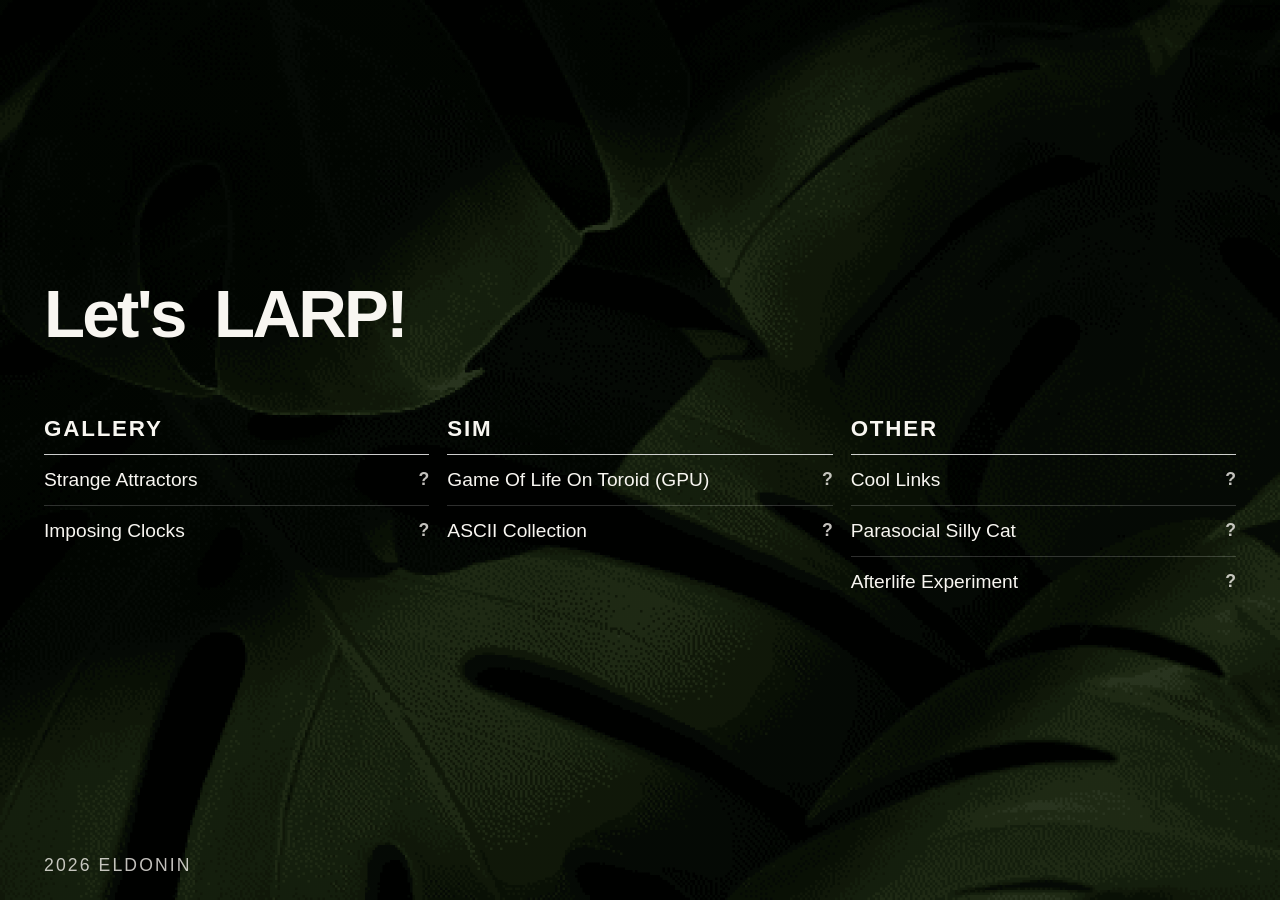
<file: index.html>
<!doctype html>
<html lang="ru">
<head>
  <meta charset="UTF-8">
  <meta name="viewport" content="width=device-width, initial-scale=1.0">
  <meta name="color-scheme" content="dark">
  <meta name="theme-color" content="#0b0b0d">
  <link rel="icon" href="favicon.ico" type="image/x-icon">
  <title>Vibe Collection</title>
  <style>
    :root {
      color-scheme: dark;
      --bg: #0b0b0d;
      --paper: rgba(18, 18, 22, 0.72);
      --line: rgba(255, 255, 255, 0.18);
      --line-strong: rgba(255, 255, 255, 0.8);
      --text: #f8f6f1;
      --muted: rgba(248, 246, 241, 0.78);
      --status-bg: rgba(255, 255, 255, 0.08);
    }

    * {
      box-sizing: border-box;
    }

    body {
      margin: 0;
      min-height: 100vh;
      font-family: "Segoe UI", Tahoma, Geneva, Verdana, sans-serif;
      color: var(--text);
      background-image: 
        linear-gradient(rgba(0, 0, 0, 0.55), rgba(0, 0, 0, 0.55)),
        url("-backgrounds/monstera.png");
      background-size: cover;
      background-position: center center;
      background-repeat: no-repeat;
      background-attachment: fixed;
      display: flex;
      flex-direction: column;
      align-items: center;
      padding: 24px;
    }

    .page-shell {
      flex: 1 0 auto;
      width: 100%;
      display: grid;
      place-items: center;
    }

    .container {
      width: 100%;
      max-width: 1280px;
      padding: 22px 20px;
    }

    h1 {
      margin: 0 0 64px;
      font-size: clamp(3rem, 6vw, 4.2rem);
      font-weight: 700;
      letter-spacing: -0.04em;
      word-spacing: 0.2em;
    }

    p {
      margin: 0 0 28px;
      line-height: 1.5;
      color: var(--muted);
      max-width: 38rem;
    }

    .projects {
      --topic-columns: 1;
      display: grid;
      grid-template-columns: repeat(var(--topic-columns), minmax(0, 1fr));
      gap: 18px;
      margin: 0;
      padding: 0;
      list-style: none;
    }

    .projects[data-loading="true"]::before,
    .projects[data-empty="true"]::before,
    .projects[data-error="true"]::before {
      display: block;
      padding: 14px 16px;
      border-radius: 14px;
      background: var(--status-bg);
      color: var(--muted);
      font-weight: 500;
      border: 1px solid var(--line);
      grid-column: 1 / -1;
    }

    .projects[data-loading="true"]::before {
      content: "Ищу проекты...";
    }

    .projects[data-empty="true"]::before {
      content: "Проекты с index.html не найдены.";
    }

    .projects[data-error="true"]::before {
      content: "Не удалось загрузить каталог проектов. Если страница открыта как файл, запусти её через локальный сервер.";
    }

    .topic-column {
      min-width: 0;
    }

    .footnote {
      flex: 0 0 auto;
      width: 100%;
      max-width: 1280px;
      margin: 0;
      padding: 12px 20px 0;
      color: var(--muted);
      font-size: 1.1rem;
      letter-spacing: 0.12em;
      text-transform: uppercase;
    }

    .topic-title {
      margin: 0 0 14px;
      padding-bottom: 12px;
      border-bottom: 1px solid var(--line-strong);
      font-size: 1.4rem;
      font-weight: 700;
      text-transform: uppercase;
      letter-spacing: 0.08em;
    }

    .topic-list {
      margin: 0;
      padding: 0;
      list-style: none;
    }

    .project-item + .project-item {
      margin-top: 14px;
      padding-top: 14px;
      border-top: 1px solid var(--line);
    }

    .project-row {
      display: flex;
      align-items: center;
      gap: 12px;
    }

    .project-link {
      display: inline-block;
      min-width: 0;
      text-decoration: none;
      color: var(--text);
      font-size: 1.2rem;
      font-weight: 500;
      transition: color 0.2s ease, opacity 0.2s ease;
    }

    .project-link:hover {
      color: #ffffff;
      opacity: 0.92;
    }

    .readme-link {
      margin-left: auto;
      min-width: 1.5rem;
      padding: 0;
      border: 0;
      background: transparent;
      text-align: right;
      cursor: pointer;
      color: var(--muted);
      font-size: 1.1rem;
      font-weight: 700;
      line-height: 1;
      transition: color 0.2s ease, opacity 0.2s ease;
    }

    .readme-link:hover {
      color: #ffffff;
      opacity: 0.92;
    }

    .readme-modal[hidden] {
      display: none;
    }

    .readme-modal {
      position: fixed;
      inset: 0;
      display: grid;
      place-items: center;
      padding: 24px;
      /* Шум поверх затемнения «разбивает» ступеньки (banding) в тёмном градиенте */
      background:
        url("data:image/svg+xml,%3Csvg xmlns='http://www.w3.org/2000/svg' width='160' height='160'%3E%3Cfilter id='n' x='0' y='0' width='100%25' height='100%25'%3E%3CfeTurbulence type='fractalNoise' baseFrequency='0.9' numOctaves='2' stitchTiles='stitch'/%3E%3CfeColorMatrix values='1 0 0 0 0 1 0 0 0 0 1 0 0 0 0 0 0 0 0.05 0'/%3E%3C/filter%3E%3Crect width='100%25' height='100%25' filter='url(%23n)'/%3E%3C/svg%3E"),
        rgba(0, 0, 0, 0.62);
      backdrop-filter: blur(6px);
      z-index: 10;
    }

    .readme-dialog {
      position: relative;
      width: min(760px, 100%);
      max-height: min(80vh, 900px);
      display: flex;
      flex-direction: column;
      border: 1px solid var(--line);
      border-radius: 22px;
      overflow: hidden;
      background: rgba(14, 14, 18, 0.96);
      box-shadow: 0 24px 90px rgba(0, 0, 0, 0.45);
    }

    .readme-scroll {
      flex: 1 1 auto;
      min-height: 0;
      overflow: auto;
      padding: 20px 24px;
      scrollbar-width: none;
      -ms-overflow-style: none;
    }

    .readme-scroll::-webkit-scrollbar {
      display: none;
    }

    .readme-close {
      position: absolute;
      top: 14px;
      right: 14px;
      z-index: 1;
      border: 1px solid var(--line);
      border-radius: 999px;
      background: rgba(14, 14, 18, 0.85);
      color: var(--muted);
      width: 2.4rem;
      height: 2.4rem;
      padding: 0;
      line-height: 1;
      cursor: pointer;
      font-size: 1.5rem;
      transition: color 0.2s ease, border-color 0.2s ease, background 0.2s ease;
    }

    .readme-close:hover {
      color: #ffffff;
      border-color: var(--line-strong);
      background: rgba(255, 255, 255, 0.06);
    }

    .readme-content {
      color: var(--text);
      font: 0.98rem/1.65 "Segoe UI", Tahoma, Geneva, Verdana, sans-serif;
      word-break: break-word;
      padding-right: 2.6rem;
    }

    .readme-content > :first-child {
      margin-top: 0;
    }

    .readme-content > :last-child {
      margin-bottom: 0;
    }

    .readme-content h1,
    .readme-content h2,
    .readme-content h3,
    .readme-content h4,
    .readme-content h5,
    .readme-content h6 {
      margin: 1.4em 0 0.55em;
      line-height: 1.2;
      letter-spacing: -0.02em;
    }

    .readme-content h1 {
      font-size: 1.7rem;
    }

    .readme-content h2 {
      font-size: 1.35rem;
    }

    .readme-content h3 {
      font-size: 1.1rem;
    }

    .readme-content h4,
    .readme-content h5,
    .readme-content h6 {
      font-size: 1rem;
    }

    .readme-content p {
      margin: 0 0 1em;
      max-width: none;
      color: var(--text);
    }

    .readme-content ul {
      margin: 0 0 1em;
      padding-left: 1.4em;
    }

    .readme-content ol {
      margin: 0 0 1em;
      padding-left: 1.55em;
    }

    .readme-content li + li {
      margin-top: 0.3em;
    }

    .readme-content blockquote {
      margin: 0 0 1em;
      padding: 0.1em 0 0.1em 1em;
      border-left: 3px solid rgba(216, 230, 255, 0.45);
      color: var(--muted);
    }

    .readme-content blockquote p {
      color: inherit;
    }

    .readme-content hr {
      margin: 1.25em 0;
      border: 0;
      border-top: 1px solid var(--line);
    }

    .readme-content em {
      font-style: italic;
    }

    .readme-content del {
      opacity: 0.72;
    }

    .readme-content code {
      padding: 0.12em 0.38em;
      border-radius: 0.4em;
      background: rgba(255, 255, 255, 0.08);
      font: 0.92em/1.4 "Consolas", "Courier New", monospace;
    }

    .readme-content pre {
      margin: 0 0 1em;
      padding: 14px 16px;
      overflow: auto;
      border: 1px solid var(--line);
      border-radius: 14px;
      background: rgba(255, 255, 255, 0.04);
    }

    .readme-content pre code {
      padding: 0;
      background: transparent;
      border-radius: 0;
      font-size: 0.95em;
    }

    .readme-content a {
      color: #d8e6ff;
      text-decoration-thickness: 1px;
      text-underline-offset: 0.16em;
    }

    .readme-content strong {
      color: #ffffff;
    }

    @media (max-width: 980px) {
      .projects {
        grid-template-columns: repeat(2, minmax(0, 1fr));
      }
    }

    @media (max-width: 640px) {
      .container {
        padding: 18px 14px;
      }

      .projects {
        grid-template-columns: 1fr;
        row-gap: 50px;
      }
    }
  </style>
</head>
<body>
  <div class="page-shell">
    <main class="container">
      <h1>Let's LARP!</h1>
      <ol class="projects" data-loading="true"></ol>
    </main>
  </div>
  <footer class="footnote">2026 ELDONIN</footer>
  <div class="readme-modal" hidden>
    <div class="readme-dialog" role="dialog" aria-modal="true" aria-label="README">
      <button class="readme-close" type="button" aria-label="Закрыть окно">×</button>
      <div class="readme-scroll">
        <div class="readme-content"></div>
      </div>
    </div>
  </div>
  <script>
    const projectsContainer = document.querySelector(".projects");
    const readmeModal = document.querySelector(".readme-modal");
    const readmeDialog = document.querySelector(".readme-dialog");
    const readmeContent = document.querySelector(".readme-content");
    const readmeCloseButton = document.querySelector(".readme-close");

    function escapeHtml(value) {
      return value
        .replaceAll("&", "&amp;")
        .replaceAll("<", "&lt;")
        .replaceAll(">", "&gt;")
        .replaceAll('"', "&quot;")
        .replaceAll("'", "&#39;");
    }

    // Принимает URL, который уже прошёл escapeHtml (его берут из экранированного текста),
    // поэтому повторно экранировать нельзя — иначе & превратится в &amp;amp;.
    function sanitizeUrl(url) {
      const trimmed = url.trim();

      if (!trimmed) {
        return "";
      }

      if (/^(https?:|mailto:|\/|\.\/|\.\.\/|#)/i.test(trimmed)) {
        return trimmed;
      }

      return "";
    }

    function renderInlineMarkdown(text) {
      let html = escapeHtml(text);
      const tokens = [];

      function stash(fragment) {
        const token = `@@MD${tokens.length}@@`;
        tokens.push(fragment);
        return token;
      }

      html = html.replace(/`([^`]+)`/g, (_, code) => stash(`<code>${code}</code>`));
      html = html.replace(/\[([^\]]+)\]\(([^)\s]+)(?:\s+&quot;(?:(?!&quot;).)*&quot;)?\)/g, (_, label, url) => {
        const safeUrl = sanitizeUrl(url);
        if (!safeUrl) {
          return label;
        }

        return stash(`<a href="${safeUrl}" target="_blank" rel="noreferrer">${label}</a>`);
      });
      html = html.replace(/(?<!["'>])(https?:\/\/[^\s<]+)/g, (url) => {
        const safeUrl = sanitizeUrl(url);
        if (!safeUrl) {
          return url;
        }

        return stash(`<a href="${safeUrl}" target="_blank" rel="noreferrer">${url}</a>`);
      });
      html = html.replace(/\*\*(.+?)\*\*/g, "<strong>$1</strong>");
      html = html.replace(/(?<![\p{L}\p{N}_])__(?=\S)(.+?)(?<=\S)__(?![\p{L}\p{N}_])/gu, "<strong>$1</strong>");
      html = html.replace(/\*(.+?)\*/g, "<em>$1</em>");
      html = html.replace(/(?<![\p{L}\p{N}_])_(?=[^\s_])(.+?)(?<=[^\s_])_(?![\p{L}\p{N}_])/gu, "<em>$1</em>");
      html = html.replace(/~~(.+?)~~/g, "<del>$1</del>");
      html = html.replace(/@@MD(\d+)@@/g, (_, index) => tokens[Number(index)] || "");

      return html;
    }

    function renderMarkdown(markdown) {
      const lines = markdown.replace(/\r\n/g, "\n").split("\n");
      const html = [];
      let paragraph = [];
      let listState = null;
      let quoteLines = [];
      let codeFence = false;
      let codeLines = [];

      function flushParagraph() {
        if (!paragraph.length) {
          return;
        }

        html.push(`<p>${renderInlineMarkdown(paragraph.join(" "))}</p>`);
        paragraph = [];
      }

      function flushList() {
        if (!listState || !listState.items.length) {
          return;
        }

        function renderList(list) {
          const startAttribute = list.type === "ol" && Number.isInteger(list.start) && list.start > 1
            ? ` start="${list.start}"`
            : "";

          return `<${list.type}${startAttribute}>${list.items.map((item) => {
            const nested = item.nested ? renderList(item.nested) : "";
            return `<li>${renderInlineMarkdown(item.content)}${nested}</li>`;
          }).join("")}</${list.type}>`;
        }

        html.push(renderList(listState));
        listState = null;
      }

      function ensureList(type, start = null) {
        if (!listState) {
          listState = { type, items: [], start };
          return;
        }

        if (listState.type !== type) {
          flushList();
          listState = { type, items: [], start };
        }
      }

      function pushListItem(type, content, level, start = null) {
        if (level > 0 && listState && listState.items.length) {
          const parentItem = listState.items[listState.items.length - 1];

          if (!parentItem.nested || parentItem.nested.type !== type) {
            parentItem.nested = { type, items: [], start };
          }

          parentItem.nested.items.push({ content, nested: null });
          return;
        }

        ensureList(type, start);
        listState.items.push({ content, nested: null });
      }

      function flushQuote() {
        if (!quoteLines.length) {
          return;
        }

        html.push(`<blockquote><p>${renderInlineMarkdown(quoteLines.join(" "))}</p></blockquote>`);
        quoteLines = [];
      }

      function flushCodeBlock() {
        if (!codeLines.length) {
          html.push("<pre><code></code></pre>");
          return;
        }

        html.push(`<pre><code>${escapeHtml(codeLines.join("\n"))}</code></pre>`);
        codeLines = [];
      }

      for (const line of lines) {
        if (line.trim().startsWith("```")) {
          flushParagraph();
          flushList();
          flushQuote();

          if (codeFence) {
            flushCodeBlock();
            codeFence = false;
          } else {
            codeFence = true;
          }

          continue;
        }

        if (codeFence) {
          codeLines.push(line);
          continue;
        }

        const trimmed = line.trim();

        if (!trimmed) {
          flushParagraph();
          flushList();
          flushQuote();
          continue;
        }

        const headingMatch = trimmed.match(/^(#{1,6})\s+(.*)$/);

        if (headingMatch) {
          flushParagraph();
          flushList();
          flushQuote();
          const level = headingMatch[1].length;
          html.push(`<h${level}>${renderInlineMarkdown(headingMatch[2])}</h${level}>`);
          continue;
        }

        const emphasizedOrderedItemMatch = trimmed.match(/^\*\*(\d+)[.)]\s+(.+)\*\*$/);

        if (emphasizedOrderedItemMatch) {
          flushParagraph();
          flushQuote();
          pushListItem("ol", `**${emphasizedOrderedItemMatch[2]}**`, 0, Number(emphasizedOrderedItemMatch[1]));
          continue;
        }

        if (/^([-*_])(?:\s*\1){2,}$/.test(trimmed)) {
          flushParagraph();
          flushList();
          flushQuote();
          html.push("<hr>");
          continue;
        }

        const quoteMatch = trimmed.match(/^>\s?(.*)$/);

        if (quoteMatch) {
          flushParagraph();
          flushList();
          quoteLines.push(quoteMatch[1]);
          continue;
        }

        const listMatch = line.match(/^(\s*)[-*]\s+(.*)$/);

        if (listMatch) {
          flushParagraph();
          flushQuote();
          const indentWidth = listMatch[1].replace(/\t/g, "    ").length;
          const level = indentWidth >= 2 ? 1 : 0;
          pushListItem("ul", listMatch[2].trim(), level);
          continue;
        }

        const orderedListMatch = line.match(/^(\s*)\d+\.\s+(.*)$/);

        if (orderedListMatch) {
          flushParagraph();
          flushQuote();
          const indentWidth = orderedListMatch[1].replace(/\t/g, "    ").length;
          const level = indentWidth >= 2 ? 1 : 0;
          pushListItem("ol", orderedListMatch[2].trim(), level);
          continue;
        }

        paragraph.push(trimmed);
      }

      flushParagraph();
      flushList();
      flushQuote();

      if (codeFence) {
        flushCodeBlock();
      }

      return html.join("");
    }

    function setReadmeContent(markdownText) {
      readmeContent.innerHTML = renderMarkdown(markdownText);
    }

    let readmeAbortController = null;

    function openReadmeModal(project) {
      if (readmeAbortController) {
        readmeAbortController.abort();
      }

      const controller = new AbortController();
      readmeAbortController = controller;

      readmeModal.hidden = false;
      document.body.style.overflow = "hidden";
      setReadmeContent("Загружаю README...");
      readmeCloseButton.focus();

      if (!project.readmePath) {
        setReadmeContent("README пока не добавлен.");
        return;
      }

      fetch(project.readmePath, { signal: controller.signal })
        .then((response) => {
          if (!response.ok) {
            throw new Error(`HTTP ${response.status}`);
          }

          return response.text();
        })
        .then((text) => {
          if (controller.signal.aborted || readmeModal.hidden) {
            return;
          }

          setReadmeContent(text || "README пустой.");
        })
        .catch((error) => {
          if (error.name === "AbortError" || controller.signal.aborted) {
            return;
          }

          console.error(error);

          if (readmeModal.hidden) {
            return;
          }

          setReadmeContent("Не удалось загрузить README. Если страница открыта как файл, запусти её через локальный сервер.");
        });
    }

    function closeReadmeModal() {
      if (readmeAbortController) {
        readmeAbortController.abort();
        readmeAbortController = null;
      }

      readmeModal.hidden = true;
      document.body.style.overflow = "";
    }

    readmeCloseButton.addEventListener("click", closeReadmeModal);

    readmeModal.addEventListener("click", (event) => {
      if (!readmeDialog.contains(event.target)) {
        closeReadmeModal();
      }
    });

    document.addEventListener("keydown", (event) => {
      if (event.key === "Escape" && !readmeModal.hidden) {
        closeReadmeModal();
      }
    });

    function groupProjectsByTopic(projects) {
      const topics = new Map();

      for (const project of projects) {
        const topic = project.topic?.trim() || "Без топика";

        if (!topics.has(topic)) {
          topics.set(topic, []);
        }

        topics.get(topic).push(project);
      }

      return Array.from(topics.entries());
    }

    function renderProjects(projects, status = "ready") {
      projectsContainer.innerHTML = "";
      projectsContainer.removeAttribute("data-loading");
      projectsContainer.removeAttribute("data-error");
      projectsContainer.removeAttribute("data-empty");

      if (status === "error") {
        projectsContainer.setAttribute("data-error", "true");
        return;
      }

      if (!projects.length) {
        projectsContainer.setAttribute("data-empty", "true");
        return;
      }

      const groupedProjects = groupProjectsByTopic(projects);
      projectsContainer.style.setProperty("--topic-columns", String(groupedProjects.length || 1));

      for (const [topic, topicProjects] of groupedProjects) {
        const column = document.createElement("li");
        column.className = "topic-column";

        const title = document.createElement("h2");
        title.className = "topic-title";
        title.textContent = topic;

        const list = document.createElement("ol");
        list.className = "topic-list";

        for (const project of topicProjects) {
          const item = document.createElement("li");
          item.className = "project-item";

          const row = document.createElement("div");
          row.className = "project-row";

          const link = document.createElement("a");
          link.className = "project-link";
          link.href = project.path;
          link.textContent = project.title;

          row.append(link);

          if (project.readmePath) {
            const readmeLink = document.createElement("button");
            readmeLink.className = "readme-link";
            readmeLink.type = "button";
            readmeLink.textContent = "?";
            readmeLink.setAttribute("aria-label", `Открыть README проекта ${project.title}`);
            readmeLink.addEventListener("click", () => openReadmeModal(project));
            row.append(readmeLink);
          }

          item.append(row);
          list.append(item);
        }

        column.append(title, list);
        projectsContainer.append(column);
      }
    }

    async function findProjects() {
      try {
        const response = await fetch("./projects.json");

        if (!response.ok) {
          throw new Error(`HTTP ${response.status}`);
        }

        const projects = await response.json();
        renderProjects(Array.isArray(projects) ? projects : []);
      } catch (error) {
        console.error(error);
        renderProjects([], "error");
      }
    }

    findProjects();
  </script>
</body>
</html>
</file>
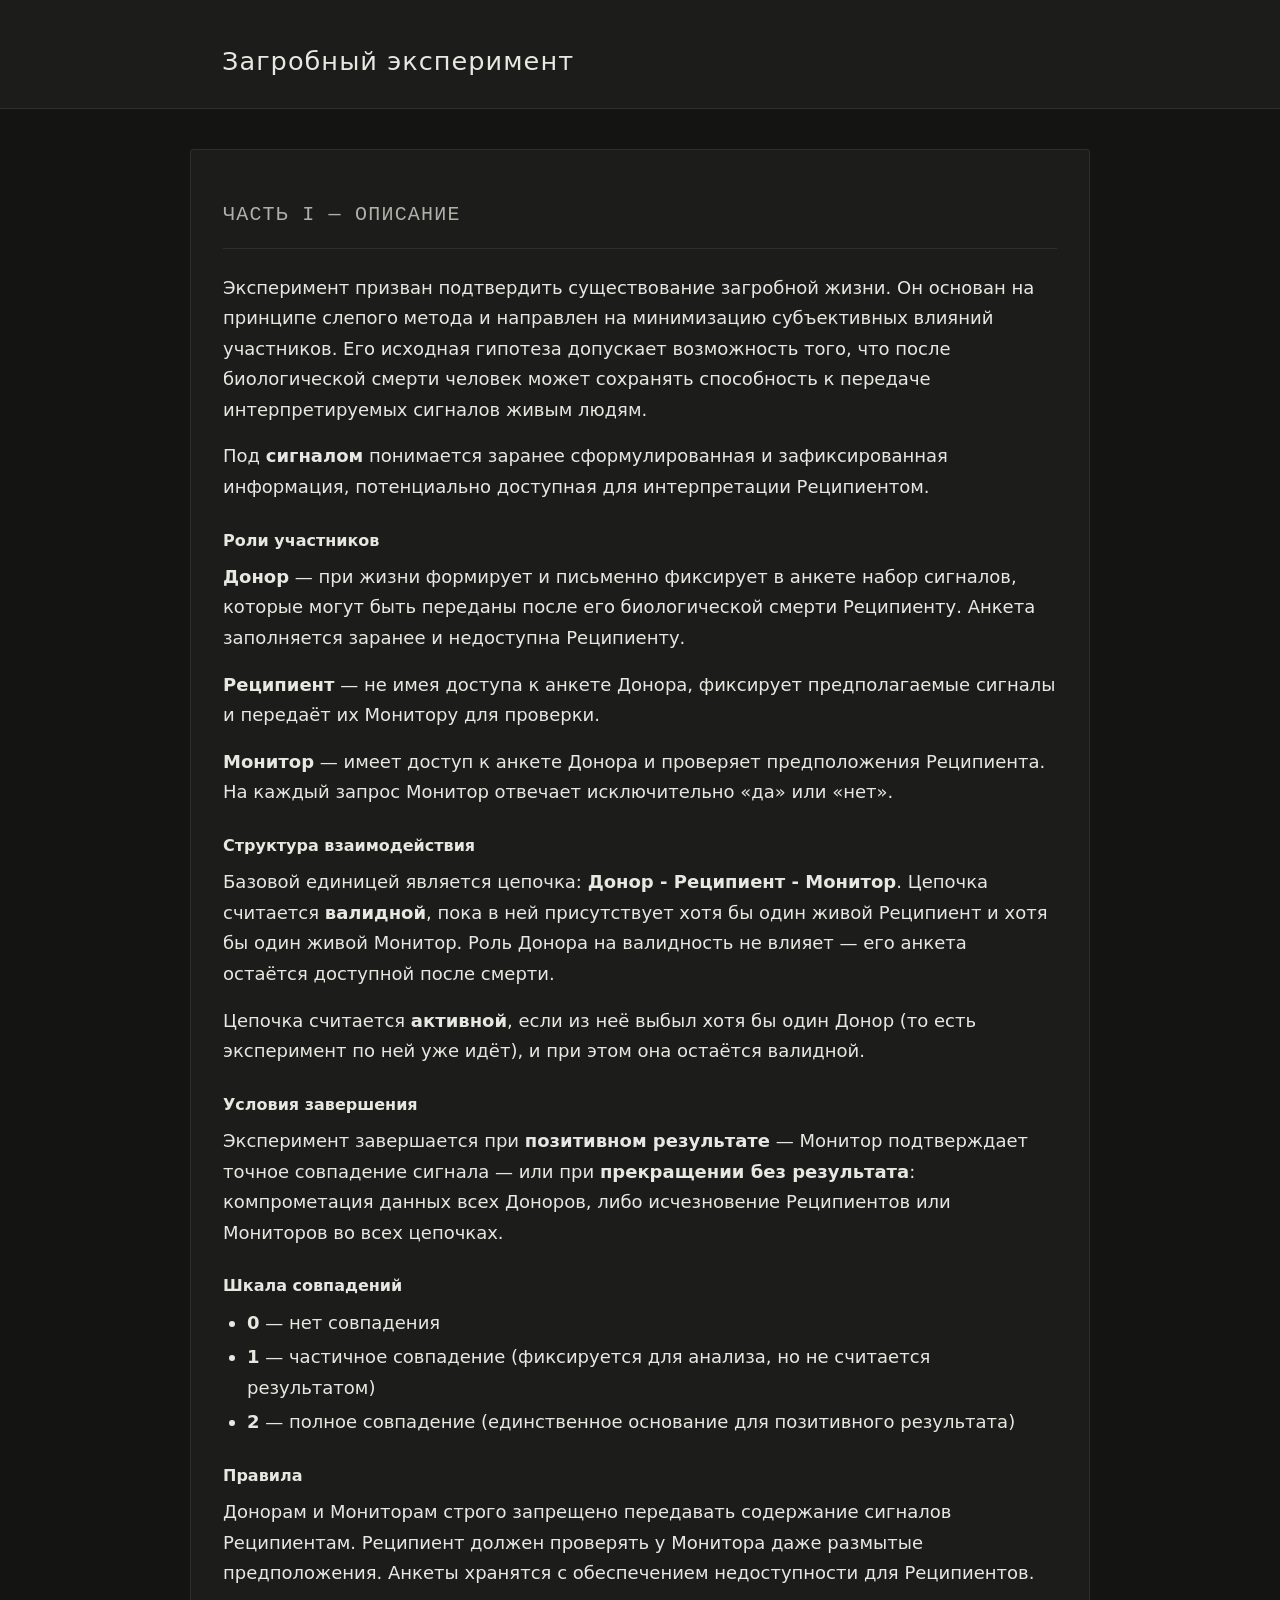
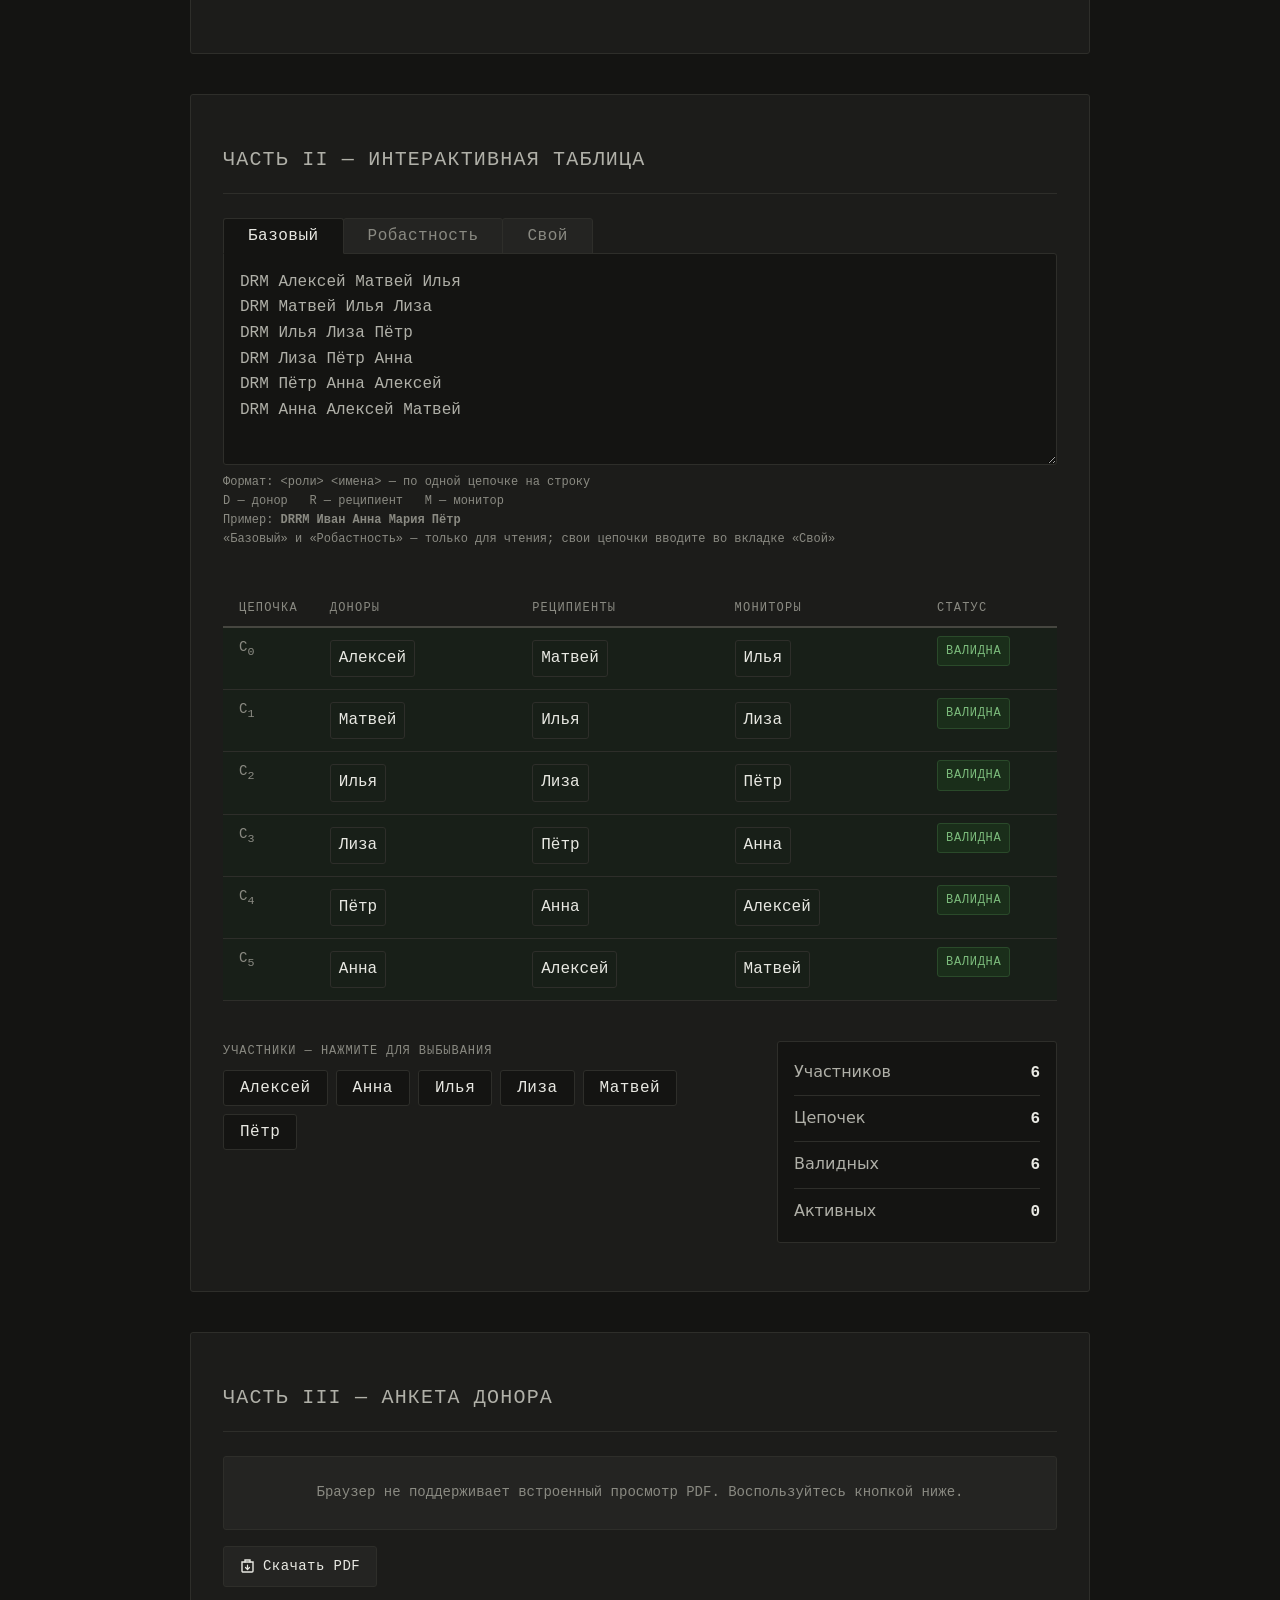
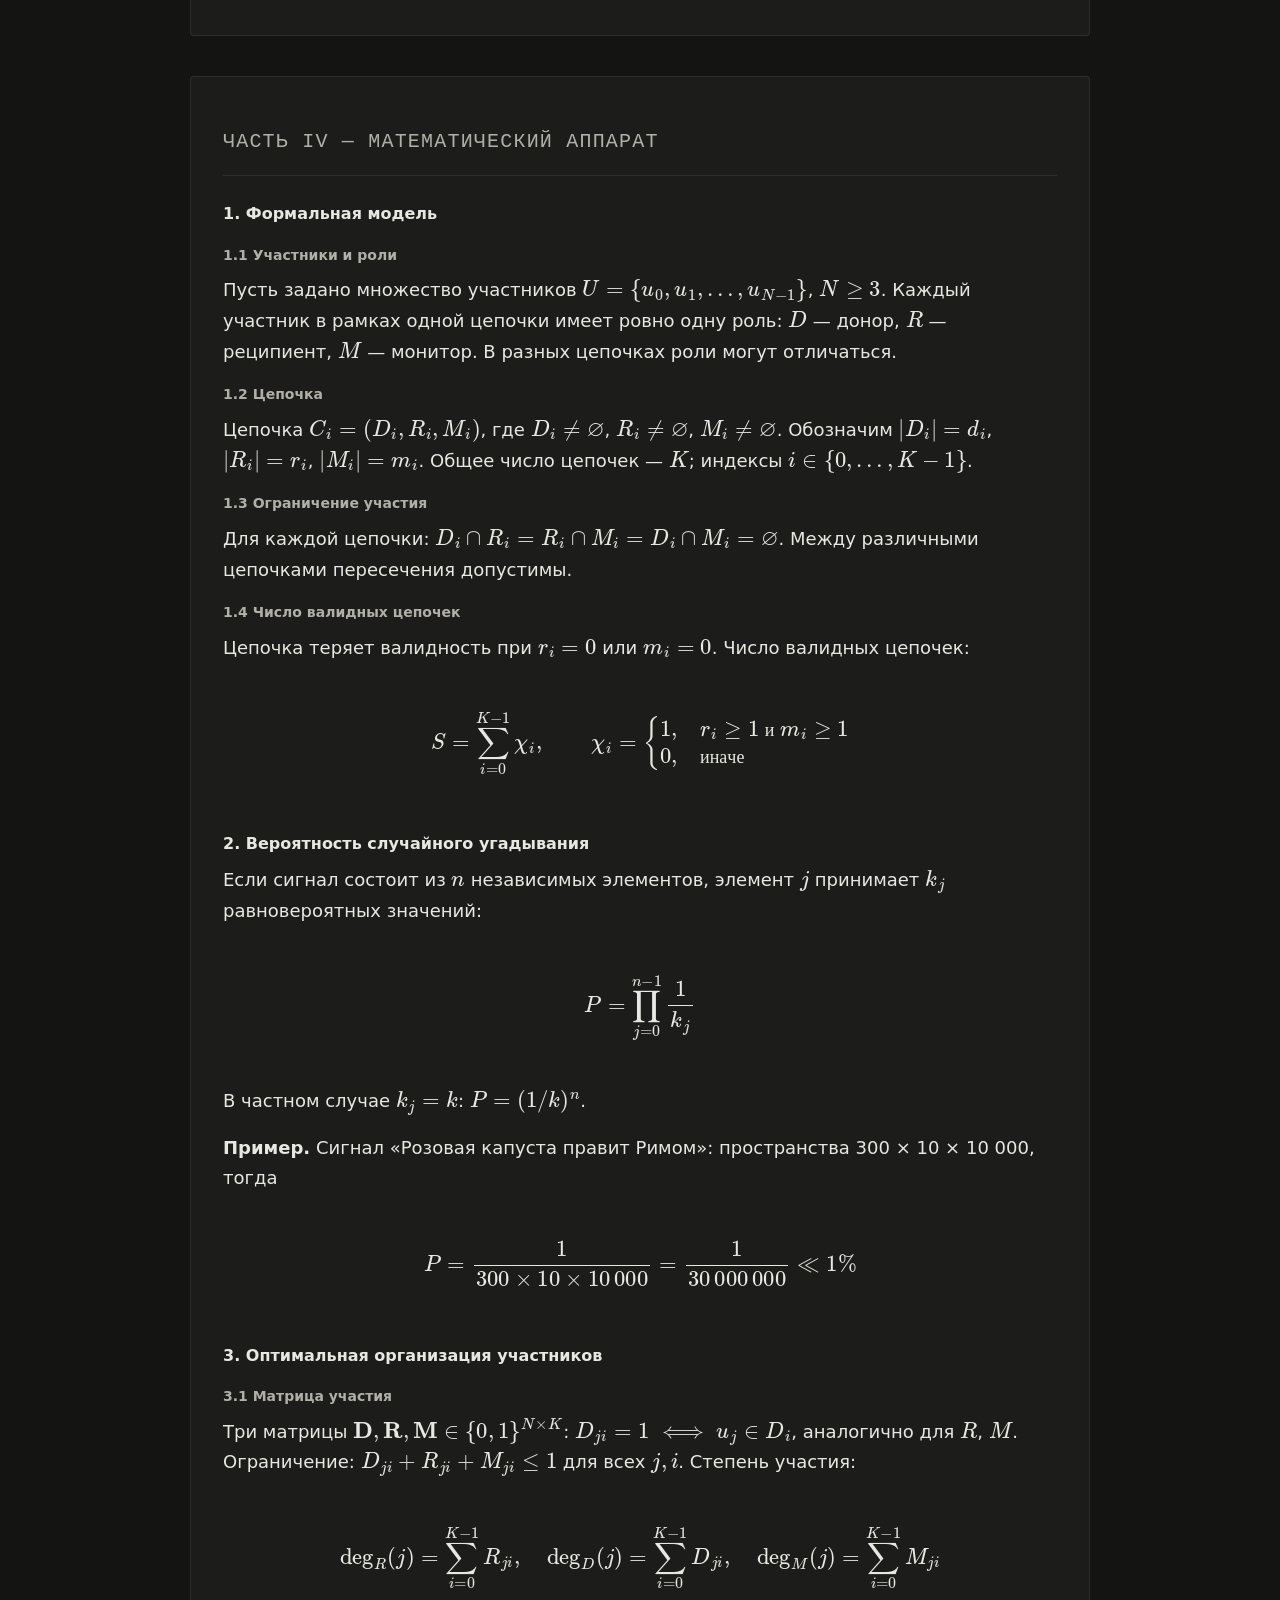
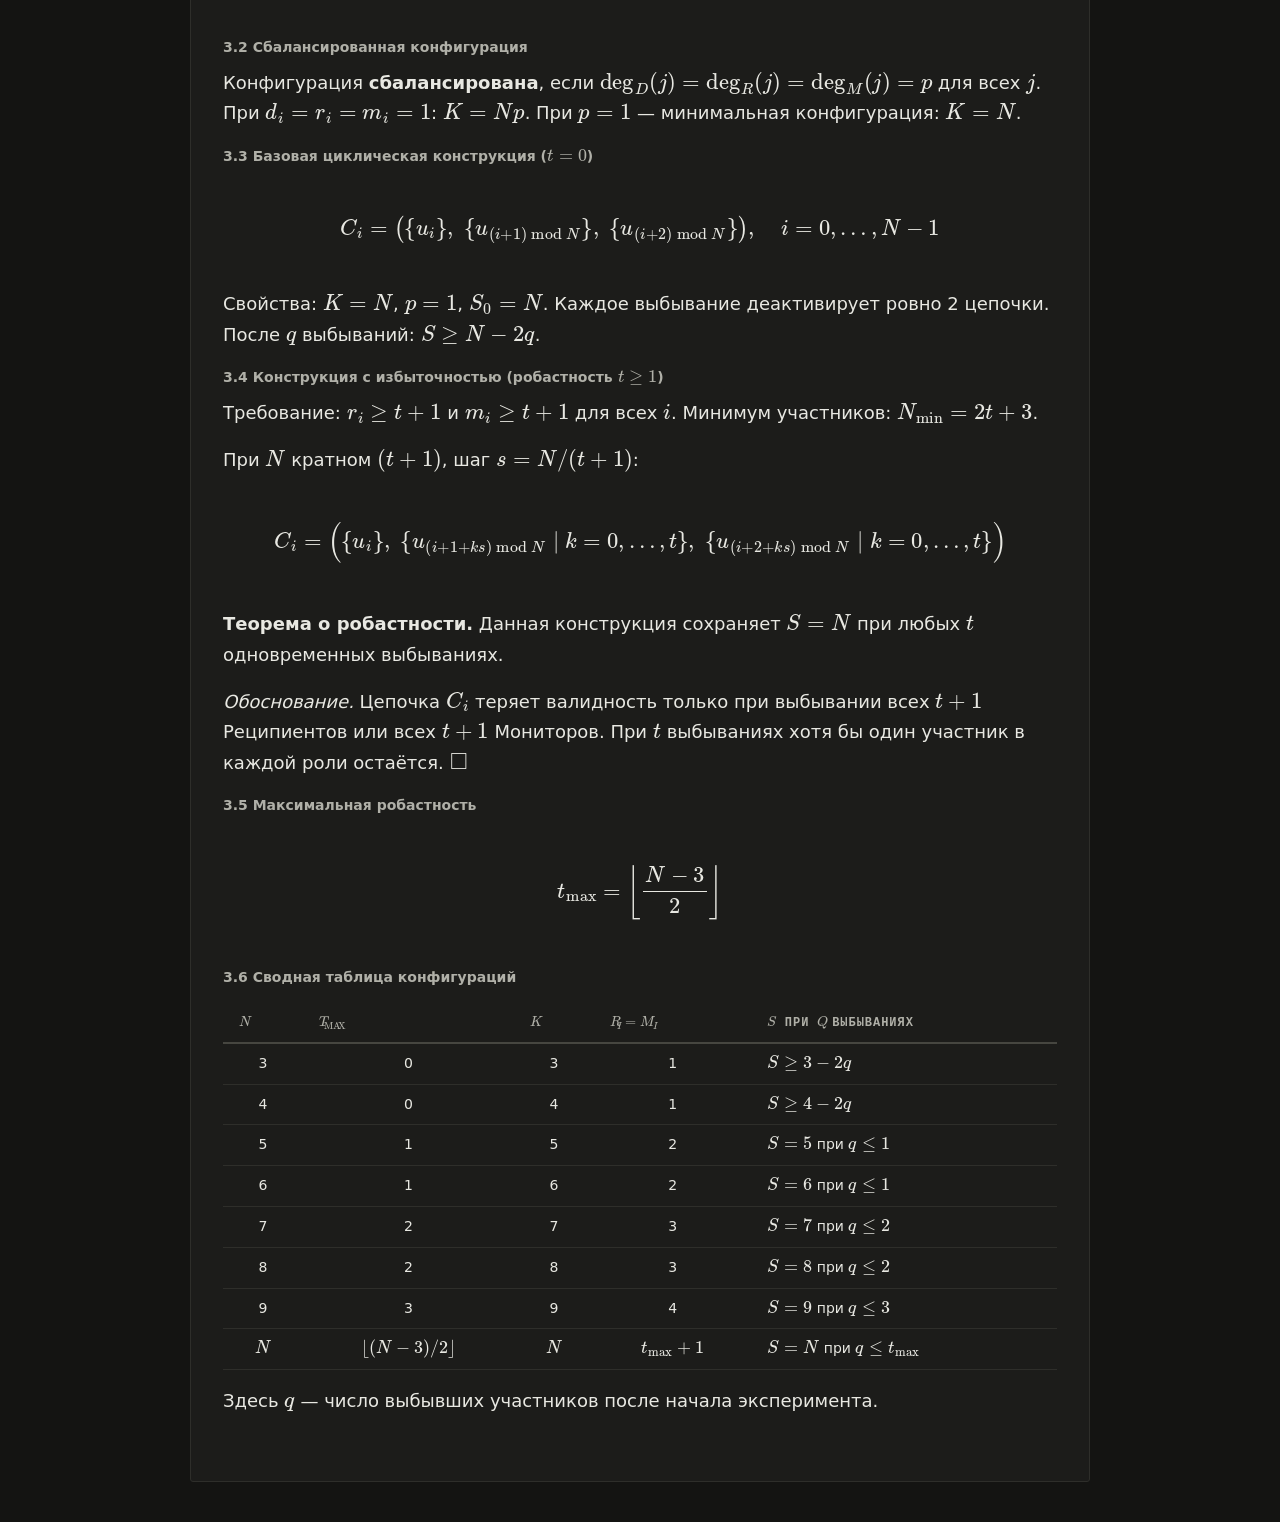
<file: afterlife_experiment/index.html>
<!DOCTYPE html>
<html lang="ru">
<head>
<meta charset="UTF-8">
<meta name="viewport" content="width=device-width, initial-scale=1.0">
<meta name="color-scheme" content="dark">
<title>Загробный эксперимент</title>
<link rel="icon" href="../favicon.ico" type="image/x-icon">
<script src="vendor/marked.min.js"></script>
<style>
  :root {
    color-scheme: dark;
    /* цвета */
    --bg: #141412;
    --surface: #1c1c1a;
    --surface-2: #242422;
    --border: #2e2e2a;
    --border-strong: #464640;
    --text: #e8e8e2;
    --text-secondary: #b0b0a8;
    --text-muted: #8a8a82;
    --valid: #7cbc7c;
    --valid-bg: #1a2e1a;
    --valid-border: #2a4a2a;
    --valid-row: #181f18;
    --active: #a6d686;
    --active-bg: #22301a;
    --active-border: #3c5428;
    --invalid: #c98080;
    --invalid-bg: #2e1a1a;
    --invalid-border: #4a2a2a;
    --hover: rgba(255,255,255,.04);
    /* шрифты */
    --sans: system-ui, -apple-system, "Segoe UI", Roboto, Arial, sans-serif;
    --mono: ui-monospace, "SF Mono", Consolas, Menlo, "Liberation Mono", monospace;
    --fs-xs: .75rem; --fs-sm: .875rem; --fs-md: 1rem; --fs-lg: 1.25rem; --fs-xl: 1.6rem;
    /* отступы и форма */
    --s1: .25rem; --s2: .5rem; --s3: 1rem; --s4: 1.5rem; --s5: 2.5rem;
    --radius: 3px;
  }

  * { box-sizing: border-box; margin: 0; padding: 0; }

  body {
    font-family: var(--sans);
    background: var(--bg);
    color: var(--text);
    line-height: 1.7;
    font-size: clamp(15px, .8vw + 12px, 18px);
  }

  :focus-visible { outline: 2px solid var(--text-secondary); outline-offset: 2px; }

  /* ── HEADER ── */
  header { border-bottom: 1px solid var(--border); padding: var(--s5) 0 var(--s4); background: var(--surface); }
  .header-inner { max-width: 900px; margin: 0 auto; padding: 0 clamp(1rem, 4vw, 2rem); }
  header h1 { font-size: var(--fs-xl); font-weight: normal; letter-spacing: .04em; }

  /* ── SECTIONS ── */
  .section {
    max-width: 900px;
    margin: var(--s5) auto;
    padding: clamp(1.5rem, 4vw, 3rem) clamp(1rem, 4vw, 2rem);
    background: var(--surface);
    border: 1px solid var(--border);
    border-radius: var(--radius);
  }
  .section-label {
    font-family: var(--mono);
    font-size: var(--fs-lg);
    letter-spacing: .06em;
    text-transform: uppercase;
    color: var(--text-secondary);
    margin-bottom: var(--s4);
    padding-bottom: var(--s3);
    border-bottom: 1px solid var(--border);
  }

  /* ── PROSE ── */
  .prose h1 { font-size: var(--fs-lg); font-weight: normal; margin-bottom: var(--s4); letter-spacing: .03em; }
  .prose h2 { font-size: var(--fs-md); font-weight: bold; margin: var(--s4) 0 var(--s2); }
  .prose h3, .prose h4 { font-size: var(--fs-sm); font-weight: bold; margin: var(--s3) 0 var(--s2); color: var(--text-secondary); }
  .prose p { margin-bottom: var(--s3); }
  .prose ul, .prose ol { margin: var(--s2) 0 var(--s3) var(--s4); }
  .prose li { margin-bottom: var(--s1); }
  .prose blockquote { border-left: 2px solid var(--border-strong); padding-left: var(--s3); color: var(--text-secondary); margin: var(--s3) 0; font-style: italic; }
  .prose table { border-collapse: collapse; width: 100%; margin: var(--s3) 0; font-size: var(--fs-sm); }
  .prose table th { text-align: left; border-bottom: 2px solid var(--border-strong); padding: var(--s2) var(--s3); font-size: var(--fs-xs); letter-spacing: .08em; text-transform: uppercase; color: var(--text-secondary); font-family: var(--mono); }
  .prose table td { padding: var(--s2) var(--s3); border-bottom: 1px solid var(--border); }
  .prose code { font-family: var(--mono); background: var(--surface-2); padding: .1em .4em; border-radius: var(--radius); font-size: .88em; }
  .prose pre { background: var(--surface-2); border: 1px solid var(--border); border-radius: var(--radius); padding: var(--s3); overflow-x: auto; margin: var(--s3) 0; font-family: var(--mono); font-size: var(--fs-sm); }
  .math-display { overflow-x: auto; padding: var(--s2) 0; margin: var(--s3) 0; }

  /* ── ЕДИНЫЙ КОМПОНЕНТ КНОПКИ ── */
  .tab-btn, .participant-btn, .pdf-btn {
    display: inline-flex;
    align-items: center;
    justify-content: center;
    gap: var(--s2);
    padding: var(--s2) var(--s3);
    border: 1px solid var(--border);
    border-radius: var(--radius);
    background: var(--surface-2);
    color: var(--text);
    font-family: var(--mono);
    font-size: var(--fs-sm);
    letter-spacing: .03em;
    text-decoration: none;
    cursor: pointer;
    transition: background .15s, border-color .15s, color .15s;
  }
  .tab-btn:hover, .participant-btn:hover, .pdf-btn:hover { background: var(--bg); border-color: var(--border-strong); }
  .tab-btn:active, .participant-btn:active, .pdf-btn:active { background: var(--surface); }
  .tab-btn:disabled, .participant-btn:disabled, .pdf-btn[aria-disabled="true"] { opacity: .4; cursor: not-allowed; }

  /* ── КОНСТРУКТОР ── */
  .constructor-stack { display: flex; flex-direction: column; gap: var(--s5); }
  .input-block { display: flex; flex-direction: column; }
  .controls-row { display: grid; grid-template-columns: 1fr 280px; gap: var(--s4); align-items: start; }
  .participants-block { min-width: 0; }

  .tabs { display: flex; gap: 0; margin-bottom: -1px; position: relative; z-index: 1; }
  .tab-btn { color: var(--text-muted); font-size: var(--fs-md); padding: var(--s2) var(--s4); border-radius: var(--radius) var(--radius) 0 0; border-bottom-color: var(--border); margin-right: -1px; position: relative; }
  .tab-btn:not(.active):hover { background: var(--surface); }
  .tab-btn.active { background: var(--bg); color: var(--text); border-color: var(--border); border-bottom-color: var(--bg); z-index: 2; }

  .tab-panel { border: 1px solid var(--border); border-radius: 0 var(--radius) var(--radius) var(--radius); background: var(--bg); }
  textarea {
    display: block;
    width: 100%;
    height: 210px;
    min-height: 80px;
    padding: var(--s3);
    border: none;
    background: transparent;
    font-family: var(--mono);
    font-size: var(--fs-md);
    color: var(--text);
    resize: vertical;
    line-height: 1.6;
  }
  textarea:focus { outline: none; }
  .tab-panel:focus-within { border-color: var(--border-strong); }

  .textarea-hint { margin-top: var(--s2); font-size: var(--fs-xs); color: var(--text-muted); font-family: var(--mono); line-height: 1.6; }
  .parse-error { font-family: var(--mono); font-size: var(--fs-sm); color: var(--invalid); padding: var(--s1) 0; }

  /* ── СТАТИСТИКА ── */
  .stats-panel { background: var(--bg); border: 1px solid var(--border); border-radius: var(--radius); padding: var(--s2) var(--s3); }
  .stat-row { display: flex; justify-content: space-between; align-items: baseline; padding: var(--s2) 0; border-bottom: 1px solid var(--border); font-size: var(--fs-md); }
  .stat-row:last-child { border-bottom: none; }
  .stat-label { color: var(--text-secondary); }
  .stat-value { font-family: var(--mono); font-weight: bold; font-size: var(--fs-md); font-variant-numeric: tabular-nums; }

  /* ── УЧАСТНИКИ ── */
  .participants-label { font-family: var(--mono); font-size: var(--fs-xs); letter-spacing: .08em; text-transform: uppercase; color: var(--text-muted); margin-bottom: var(--s2); }
  .participants-grid { display: flex; flex-wrap: wrap; gap: var(--s2); }
  .participant-btn { font-size: var(--fs-md); padding: var(--s2) var(--s3); background: var(--bg); }
  .participant-btn.eliminated { background: var(--surface-2); color: var(--text-muted); border-color: var(--border-strong); text-decoration: line-through; }
  .participant-btn.eliminated:hover { color: var(--text-secondary); }

  /* ── ТАБЛИЦА ── */
  .chains-table-wrap { overflow-x: auto; }
  .chains-table { width: 100%; border-collapse: collapse; font-size: var(--fs-sm); }
  .chains-table thead tr { border-bottom: 2px solid var(--border-strong); }
  .chains-table th { text-align: left; padding: var(--s2) var(--s3); font-family: var(--mono); font-size: var(--fs-xs); letter-spacing: .1em; text-transform: uppercase; color: var(--text-muted); font-weight: normal; }
  .chains-table th:first-child, .chains-table td:first-child { width: 5.5rem; white-space: nowrap; }
  .chains-table th:last-child, .chains-table td:last-child { width: 8.5rem; white-space: nowrap; }
  .chains-table td { padding: var(--s2) var(--s3); border-bottom: 1px solid var(--border); vertical-align: top; }
  .chains-table tbody tr:hover td { background-image: linear-gradient(var(--hover), var(--hover)); }
  .chains-table .chain-num { font-family: var(--mono); color: var(--text-muted); font-size: var(--fs-sm); }
  .chains-table tr.row-valid { background: var(--valid-row); }
  .chains-table tr.row-active { background: var(--active-bg); }
  .chains-table tr.row-invalid { background: var(--invalid-bg); }

  .name-tag { display: inline-block; font-family: var(--mono); font-size: var(--fs-md); padding: var(--s1) var(--s2); margin: var(--s1) var(--s1) var(--s1) 0; border-radius: var(--radius); border: 1px solid var(--border); }
  .name-tag.dead { color: var(--text-muted); text-decoration: line-through; background: var(--surface-2); }

  .status-badge { display: inline-block; font-family: var(--mono); font-size: var(--fs-xs); letter-spacing: .06em; text-transform: uppercase; padding: var(--s1) var(--s2); border-radius: var(--radius); }
  .badge-valid { color: var(--valid); background: var(--valid-bg); border: 1px solid var(--valid-border); }
  .badge-active { color: var(--active); background: var(--active-bg); border: 1px solid var(--active-border); }
  .badge-invalid { color: var(--invalid); background: var(--invalid-bg); border: 1px solid var(--invalid-border); }

  .empty-state { padding: var(--s4); text-align: center; color: var(--text-muted); font-family: var(--mono); font-size: var(--fs-sm); border: 1px dashed var(--border); border-radius: var(--radius); }

  /* ── PDF ── */
  .pdf-viewer-wrap { width: 100%; border: 1px solid var(--border); border-radius: var(--radius); background: var(--surface-2); overflow: hidden; }
  .pdf-viewer-wrap iframe { width: 100%; height: 900px; border: none; display: block; }
  .pdf-actions { display: flex; gap: var(--s3); margin-top: var(--s3); flex-wrap: wrap; }
  .pdf-btn svg { flex-shrink: 0; }
  .pdf-viewer-wrap.no-pdf iframe { display: none; }
  .pdf-viewer-wrap.no-pdf .pdf-no-preview { display: block; }
  .load-note { color: var(--text-muted); font-family: var(--mono); font-size: var(--fs-sm); }
  .pdf-no-preview { display: none; padding: var(--s4); text-align: center; color: var(--text-muted); font-family: var(--mono); font-size: var(--fs-sm); }

  /* ── ЗАГРУЗКА ── */
  body.page-loading { visibility: hidden; animation: failsafe-show 0s 8s forwards; }
  @keyframes failsafe-show { to { visibility: visible; } }
  @keyframes failsafe-hide { to { opacity: 0; visibility: hidden; pointer-events: none; } }
  #page-loader { position: fixed; inset: 0; background: var(--bg); display: flex; flex-direction: column; align-items: center; justify-content: center; z-index: 9999; gap: var(--s3); visibility: visible; animation: failsafe-hide 0s 8s forwards; }
  #page-loader.hidden { display: none; }
  .loader-dots { display: flex; gap: 6px; }
  .loader-dot { display: inline-block; width: 6px; height: 6px; border-radius: 50%; background: var(--text-muted); animation: loader-pulse 1.2s ease-in-out infinite; }
  .loader-dot:nth-child(2) { animation-delay: .2s; }
  .loader-dot:nth-child(3) { animation-delay: .4s; }
  @keyframes loader-pulse { 0%, 80%, 100% { opacity: .2; transform: scale(.8); } 40% { opacity: 1; transform: scale(1); } }
  .loader-text { font-family: var(--mono); font-size: var(--fs-sm); color: var(--text-muted); letter-spacing: .06em; }

  @media (pointer: coarse) {
    .tab-btn, .participant-btn, .pdf-btn { min-height: 44px; }
  }
  @media (prefers-reduced-motion: reduce) {
    .loader-dot { animation: none; opacity: .6; }
  }

  /* ── АДАПТИВНОСТЬ (единственный брейкпоинт) ── */
  @media (max-width: 700px) {
    .section { margin: var(--s3) auto; border-left: none; border-right: none; border-radius: 0; }
    .controls-row { grid-template-columns: 1fr; gap: var(--s3); }
    .stats-panel { order: -1; }
    .section-label { font-size: var(--fs-md); }
    .tab-btn { flex: 1; padding: var(--s2); }
    .chains-table th, .chains-table td { padding: var(--s2); }
    .chains-table th:first-child, .chains-table td:first-child { width: 3.5rem; }
    .chains-table th:last-child, .chains-table td:last-child { width: auto; white-space: normal; }
    .name-tag { font-size: var(--fs-sm); padding: var(--s1); }
    .participant-btn { font-size: var(--fs-sm); }
    .pdf-viewer-wrap { display: none; }
  }
  textarea[readonly] { color: var(--text-secondary); cursor: default; }
</style>
</head>
<body class="page-loading">
<noscript><style>body.page-loading{visibility:visible}#page-loader{display:none}</style></noscript>

<div id="page-loader">
  <div class="loader-dots">
    <span class="loader-dot"></span>
    <span class="loader-dot"></span>
    <span class="loader-dot"></span>
  </div>
  <div class="loader-text">Загрузка…</div>
</div>

<header>
  <div class="header-inner">
    <h1>Загробный эксперимент</h1>
  </div>
</header>

<main>

<!-- DESCRIPTION -->
<div class="section" id="description-section">
  <div class="section-label">Часть I &mdash; Описание</div>
  <div class="prose" id="description-content">
    <p style="color:var(--text-muted);font-family:var(--mono);font-size:0.85rem;">Загрузка…</p>
  </div>
</div>

<!-- CONSTRUCTOR -->
<div class="section" id="constructor-section">
  <div class="section-label">Часть II &mdash; Интерактивная таблица</div>

  <div class="constructor-stack">

    <!-- 1. Текстовый блок с цепочками -->
    <div class="input-block">
      <div class="tabs" role="tablist" aria-label="Набор цепочек">
        <button class="tab-btn active" data-tab="basic" type="button" role="tab" aria-selected="true">Базовый</button>
        <button class="tab-btn" data-tab="robust" type="button" role="tab" aria-selected="false">Робастность</button>
        <button class="tab-btn" data-tab="custom" type="button" role="tab" aria-selected="false">Свой</button>
      </div>
      <div class="tab-panel" role="tabpanel">
        <textarea id="chains-input" spellcheck="false" aria-label="Цепочки: по одной на строку"></textarea>
      </div>
      <div class="textarea-hint">
        Формат: &lt;роли&gt; &lt;имена&gt; — по одной цепочке на строку<br>
        D — донор &nbsp; R — реципиент &nbsp; M — монитор<br>
        Пример: <strong>DRRM Иван Анна Мария Пётр</strong><br>
        «Базовый» и «Робастность» — только для чтения; свои цепочки вводите во вкладке «Свой»
      </div>
      <div id="parse-errors" role="alert"></div>
    </div>

    <!-- 2. Таблица цепочек -->
    <div class="chains-table-wrap" id="table-wrap">
      <div class="empty-state" id="empty-state">Введите цепочки выше — таблица появится здесь</div>
      <table class="chains-table" id="chains-table" style="display:none">
        <thead>
          <tr>
            <th scope="col">Цепочка</th>
            <th scope="col">Доноры</th>
            <th scope="col">Реципиенты</th>
            <th scope="col">Мониторы</th>
            <th scope="col">Статус</th>
          </tr>
        </thead>
        <tbody id="chains-tbody"></tbody>
      </table>
    </div>

    <!-- 3. Кнопки выбывания + сбоку статистика -->
    <div class="controls-row">
      <div class="participants-block">
        <div class="participants-label">Участники — нажмите для выбывания</div>
        <div class="participants-grid" id="participants-grid"></div>
      </div>

      <div class="stats-panel" aria-live="polite">
        <div class="stat-row">
          <span class="stat-label">Участников</span>
          <span class="stat-value" id="stat-participants">0</span>
        </div>
        <div class="stat-row">
          <span class="stat-label">Цепочек</span>
          <span class="stat-value" id="stat-chains">0</span>
        </div>
        <div class="stat-row">
          <span class="stat-label">Валидных</span>
          <span class="stat-value" id="stat-valid">0</span>
        </div>
        <div class="stat-row">
          <span class="stat-label">Активных</span>
          <span class="stat-value" id="stat-active">0</span>
        </div>
      </div>
    </div>

  </div>
</div>

<!-- DONOR FORM -->
<div class="section" id="donor-form-section">
  <div class="section-label">Часть III &mdash; Анкета донора</div>
  <div class="pdf-viewer-wrap" id="pdf-viewer-wrap">
    <iframe src="donor_form.pdf" loading="lazy" title="Анкета донора" id="pdf-iframe"></iframe>
    <div class="pdf-no-preview" id="pdf-no-preview">
      Браузер не поддерживает встроенный просмотр PDF. Воспользуйтесь кнопкой ниже.
    </div>
  </div>
  <div class="pdf-actions">
    <a class="pdf-btn" href="donor_form.pdf" download="Анкета донора.pdf">
      <svg width="15" height="15" viewBox="0 0 15 15" fill="none" xmlns="http://www.w3.org/2000/svg">
        <path d="M2 3h11v9a1 1 0 01-1 1H3a1 1 0 01-1-1V3z" stroke="currentColor" stroke-width="1.4"/>
        <path d="M5 3V1h5v2" stroke="currentColor" stroke-width="1.4" stroke-linecap="round"/>
        <path d="M7.5 6v4M5.5 8.5l2 2 2-2" stroke="currentColor" stroke-width="1.2" stroke-linecap="round" stroke-linejoin="round"/>
      </svg>
      Скачать PDF
    </a>
  </div>
</div>

<!-- MATH -->
<div class="section" id="math-section">
  <div class="section-label">Часть IV &mdash; Математический аппарат</div>
  <div class="prose" id="math-content">
    <p style="color:var(--text-muted);font-family:var(--mono);font-size:0.85rem;">Загрузка…</p>
  </div>
</div>
</main>

<script>
(() => {
  'use strict';

  const PRESETS = {
    basic: `DRM Алексей Матвей Илья\nDRM Матвей Илья Лиза\nDRM Илья Лиза Пётр\nDRM Лиза Пётр Анна\nDRM Пётр Анна Алексей\nDRM Анна Алексей Матвей`,
    robust: `DRRMM Алексей Матвей Пётр Илья Анна\nDRRMM Матвей Илья Анна Лиза Алексей\nDRRMM Илья Лиза Алексей Пётр Матвей\nDRRMM Лиза Пётр Матвей Анна Илья\nDRRMM Пётр Анна Илья Алексей Лиза\nDRRMM Анна Алексей Лиза Матвей Пётр`,
    custom: 'DRM А Б В'
  };
  const LS_KEY = 'zagrobny_custom';
  const FETCH_TIMEOUT_MS = 10000;
  const STATUS = {
    invalid: { row: 'row-invalid', badge: 'badge-invalid', label: 'Невалидна' },
    valid:   { row: 'row-valid',   badge: 'badge-valid',   label: 'Валидна' },
    active:  { row: 'row-active',  badge: 'badge-active',  label: 'Активна' }
  };

  const state = { chains: [], participants: [], eliminated: new Set(), tab: 'basic' };

  const $ = id => document.getElementById(id);
  const el = (tag, className, text) => {
    const node = document.createElement(tag);
    if (className) node.className = className;
    if (text !== undefined) node.textContent = text;
    return node;
  };
  const escapeHtml = s => s.replace(/[&<>"']/g, c => ({ '&': '&amp;', '<': '&lt;', '>': '&gt;', '"': '&quot;', "'": '&#39;' }[c]));

  const storage = {
    get() { try { return localStorage.getItem(LS_KEY); } catch { return null; } },
    set(value) { try { localStorage.setItem(LS_KEY, value); } catch { /* хранилище недоступно */ } }
  };

  /* ── ЛОГИКА ─────────────────────────────────────────── */

  // Кириллические Д, Р, М (в т.ч. из ранее сохранённых цепочек) приводим к D, R, M.
  const normalizeRoles = s => s.toUpperCase().replace(/[ДРМ]/g, c => ({ 'Д': 'D', 'Р': 'R', 'М': 'M' }[c]));

  function parseInput(text) {
    const chains = [], errors = [];
    text.split('\n').forEach((raw, i) => {
      const line = raw.trim();
      if (!line) return;
      const n = i + 1;                       // номер строки в исходном тексте
      const [rawRoles, ...names] = line.split(/\s+/);
      if (!names.length) return errors.push(`Строка ${n}: недостаточно данных`);
      const roles = normalizeRoles(rawRoles);
      if (!/^[DRM]+$/.test(roles)) return errors.push(`Строка ${n}: роли должны состоять из D, R, M`);
      if (![...'DRM'].every(r => roles.includes(r))) return errors.push(`Строка ${n}: нужна хотя бы одна роль каждого типа`);
      if (roles.length !== names.length) return errors.push(`Строка ${n}: ролей ${roles.length}, имён ${names.length}`);
      const pick = role => names.filter((_, k) => roles[k] === role);
      chains.push({ donors: pick('D'), recipients: pick('R'), monitors: pick('M') });
    });
    return { chains, errors };
  }

  function getChainStatus(chain, eliminated) {
    const alive = list => list.filter(n => !eliminated.has(n)).length;
    if (alive(chain.recipients) < 1 || alive(chain.monitors) < 1) return 'invalid';
    return chain.donors.some(n => eliminated.has(n)) ? 'active' : 'valid';
  }

  function collectParticipants(chains) {
    const set = new Set();
    chains.forEach(c => [...c.donors, ...c.recipients, ...c.monitors].forEach(n => set.add(n)));
    return [...set].sort((a, b) => a.localeCompare(b, 'ru'));
  }

  /* ── ОТРИСОВКА ──────────────────────────────────────── */

  function nameCell(names) {
    const td = el('td');
    names.forEach(n => td.append(el('span', `name-tag ${state.eliminated.has(n) ? 'dead' : 'alive'}`, n)));
    return td;
  }

  function render() {
    const statuses = state.chains.map(c => getChainStatus(c, state.eliminated));
    $('stat-participants').textContent = state.participants.length;
    $('stat-chains').textContent = state.chains.length;
    $('stat-valid').textContent = statuses.filter(s => s !== 'invalid').length;
    $('stat-active').textContent = statuses.filter(s => s === 'active').length;

    $('participants-grid').replaceChildren(...state.participants.map(name => {
      const out = state.eliminated.has(name);
      const btn = el('button', 'participant-btn' + (out ? ' eliminated' : ''), name);
      btn.type = 'button';
      btn.dataset.name = name;
      btn.setAttribute('aria-pressed', String(out));
      return btn;
    }));

    const hasChains = state.chains.length > 0;
    $('empty-state').style.display = hasChains ? 'none' : '';
    $('chains-table').style.display = hasChains ? '' : 'none';

    $('chains-tbody').replaceChildren(...state.chains.map((c, idx) => {
      const st = STATUS[statuses[idx]];
      const tr = el('tr', st.row);
      const num = el('td', 'chain-num', 'C');
      num.append(el('sub', '', String(idx)));
      const status = el('td');
      status.append(el('span', `status-badge ${st.badge}`, st.label));
      tr.append(num, nameCell(c.donors), nameCell(c.recipients), nameCell(c.monitors), status);
      return tr;
    }));
  }

  function showErrors(errors) {
    $('parse-errors').replaceChildren(...errors.map(e => el('div', 'parse-error', `⚠ ${e}`)));
  }

  function update(text) {
    const { chains, errors } = parseInput(text);
    state.chains = chains;
    state.participants = collectParticipants(chains);
    state.eliminated = new Set([...state.eliminated].filter(n => state.participants.includes(n)));
    showErrors(errors);
    render();
  }

  /* ── ВКЛАДКИ И СОБЫТИЯ ──────────────────────────────── */

  function switchTab(tab) {
    state.tab = tab;
    document.querySelectorAll('.tab-btn').forEach(b => {
      const on = b.dataset.tab === tab;
      b.classList.toggle('active', on);
      b.setAttribute('aria-selected', String(on));
    });
    const ta = $('chains-input');
    ta.value = tab === 'custom' ? (storage.get() ?? PRESETS.custom) : PRESETS[tab];
    ta.readOnly = tab !== 'custom';
    state.eliminated = new Set();
    update(ta.value);
  }

  function toggleParticipant(name) {
    state.eliminated.has(name) ? state.eliminated.delete(name) : state.eliminated.add(name);
    render();
    // render пересоздаёт кнопки — возвращаем фокус для управления с клавиатуры
    [...$('participants-grid').children].find(b => b.dataset.name === name)?.focus();
  }

  function bindEvents() {
    $('chains-input').addEventListener('input', e => {
      if (state.tab === 'custom') storage.set(e.target.value);
      update(e.target.value);
    });
    document.querySelector('.tabs').addEventListener('click', e => {
      const btn = e.target.closest('.tab-btn');
      if (btn) switchTab(btn.dataset.tab);
    });
    $('participants-grid').addEventListener('click', e => {
      const btn = e.target.closest('.participant-btn');
      if (btn) toggleParticipant(btn.dataset.name);
    });
  }

  /* ── ЗАГРУЗКА MARKDOWN, MATHJAX, PDF ────────────────── */

  function mdToHtml(md) {
    if (typeof marked === 'undefined') {            // локальная копия marked не загрузилась
      return md.split(/\n{2,}/).map(p => `<p>${escapeHtml(p)}</p>`).join('');
    }
    const store = [];
    const keep = (type, content) => `XMATHX${store.push({ type, content }) - 1}XENDX`;
    md = md.replace(/\$\$([\s\S]+?)\$\$/g, (_, m) => keep('display', m))
           .replace(/\\\((.+?)\\\)/g, (_, m) => keep('inline', m));
    return marked.parse(md).replace(/XMATHX(\d+)XENDX/g, (_, i) => {
      const { type, content } = store[+i];
      return type === 'display' ? `<div class="math-display">$$${content}$$</div>` : `\\(${content}\\)`;
    });
  }

  async function fetchText(url) {
    const ctrl = new AbortController();
    const timer = setTimeout(() => ctrl.abort(), FETCH_TIMEOUT_MS);
    try {
      const res = await fetch(url, { signal: ctrl.signal });
      if (!res.ok) throw new Error(`${url}: ${res.status}`);
      return await res.text();
    } finally {
      clearTimeout(timer);
    }
  }

  async function loadSection(id, url) {
    const target = $(id);
    try {
      target.innerHTML = mdToHtml(await fetchText(url));
    } catch (err) {
      console.error('Ошибка загрузки:', err);
      const reason = err.name === 'AbortError' ? 'превышено время ожидания' : err.message;
      target.replaceChildren(el('p', 'load-note', `Не удалось загрузить ${url} (${reason})`));
    }
  }

  function typesetMath() {
    const needed = ['description-content', 'math-content'].some(id => /\$\$|\\\(/.test($(id).textContent));
    if (!needed) return;
    window.MathJax = {
      tex: { inlineMath: [['\\(', '\\)']], displayMath: [['$$', '$$']], processEscapes: true },
      options: { skipHtmlTags: ['script', 'noscript', 'style', 'textarea', 'pre'] }
    };
    const script = document.createElement('script');
    script.src = 'vendor/mathjax/tex-chtml.js';
    script.async = true;
    script.onerror = () => {
      console.warn('MathJax не загружен');
      $('math-content').prepend(el('p', 'load-note', 'Формулы не отрисованы: не удалось загрузить MathJax.'));
    };
    document.head.append(script);
  }

  function initPdf() {
    if ('pdfViewerEnabled' in navigator && !navigator.pdfViewerEnabled) {
      $('pdf-viewer-wrap').classList.add('no-pdf');
    }
  }

  function revealPage() {
    document.body.classList.remove('page-loading');
    $('page-loader')?.classList.add('hidden');
  }

  async function init() {
    bindEvents();
    switchTab('basic');
    initPdf();
    await Promise.all([loadSection('description-content', 'description.md'), loadSection('math-content', 'math.md')]);
    revealPage();
    typesetMath();
  }

  init().catch(err => { console.error(err); revealPage(); });
})();
</script>
</body>
</html>
</file>
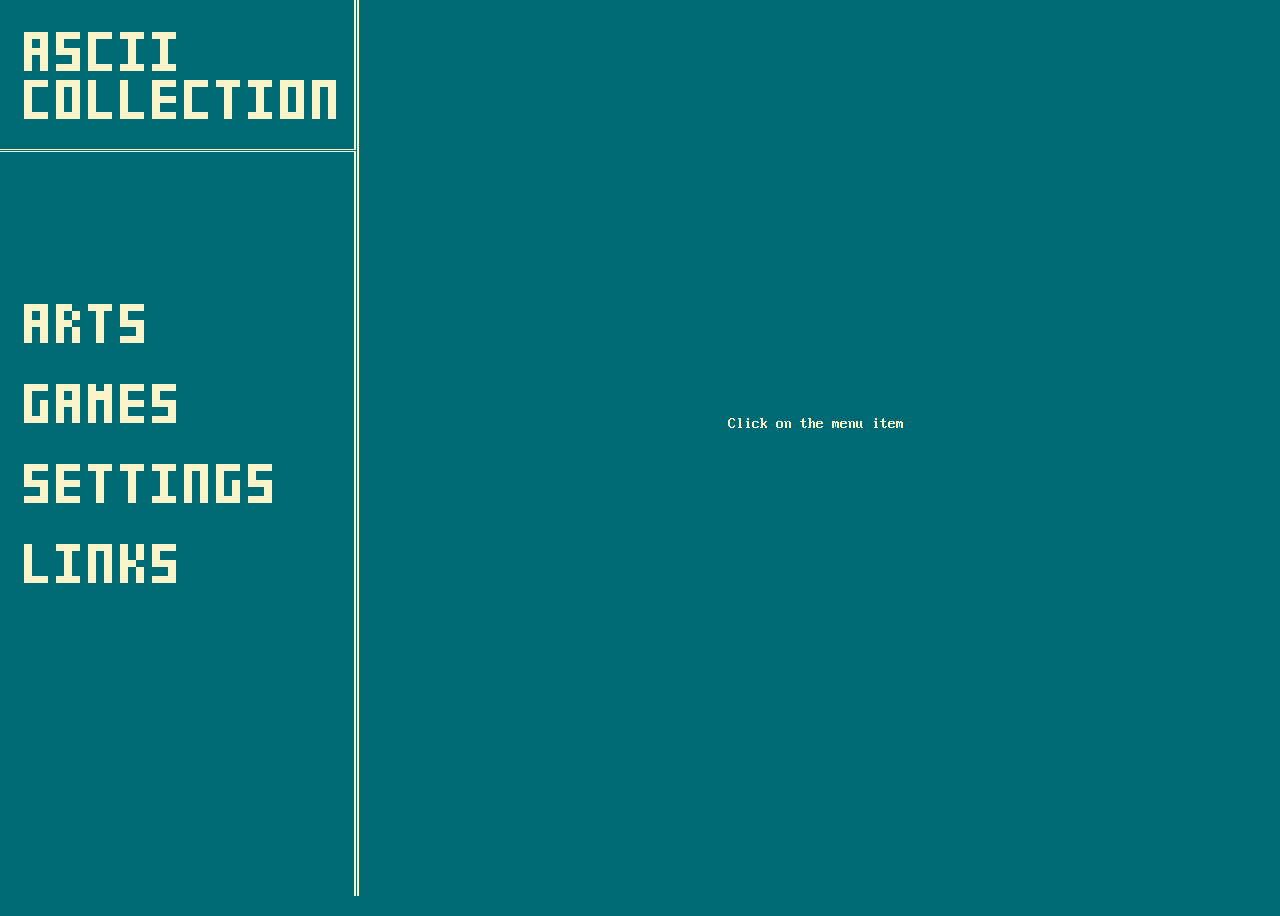
<file: ascii_collection/index.html>
<!doctype html>
<html lang="ru">
<head>
  <meta charset="UTF-8">
  <meta name="viewport" content="width=device-width, initial-scale=1.0">
  <meta name="color-scheme" content="dark">
  <meta name="theme-color" content="#000000">
  <link rel="icon" href="../favicon.ico" type="image/x-icon">
  <title>ASCII Collection</title>
  <link rel="preload" href="WebPlus_IBM_VGA_8x16.woff" as="font" type="font/woff" crossorigin>
  <link rel="stylesheet" href="style.css">
</head>
<body>
  <main class="terminal-shell">
    <pre id="terminal" class="terminal" aria-live="polite"></pre>
  </main>
  <script type="module" src="js/main.js"></script>
</body>
</html>
</file>
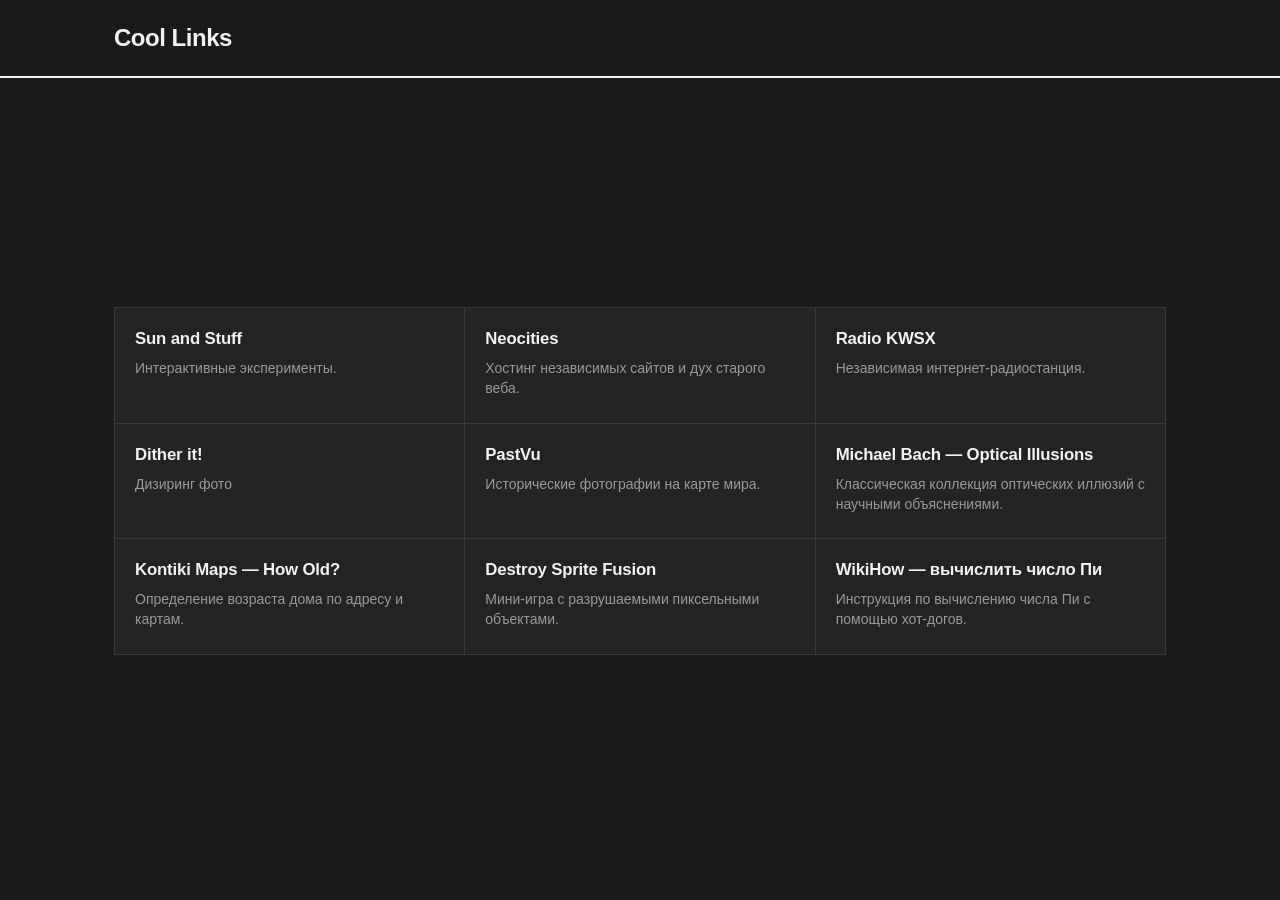
<file: cool_links/index.html>
<!DOCTYPE html>
<html lang="ru">
<head>
  <meta charset="UTF-8">
  <meta name="viewport" content="width=device-width, initial-scale=1.0">
  <meta name="color-scheme" content="dark">
  <title>Cool Links</title>
  <link rel="icon" href="../favicon.ico">
  <style>
    :root {
      --bg: #1a1a1a;
      --surface: #232323;
      --surface-hover: #2b2b2b;
      --text: #f2f2f0;
      --text-muted: #9a9a96;
      --accent: #ff4a3d;
      --border: #383836;
      --focus: #f2f2f0;
      --font: -apple-system, BlinkMacSystemFont, "Segoe UI", Roboto, Helvetica, Arial, sans-serif;
    }

    *,
    *::before,
    *::after {
      box-sizing: border-box;
    }

    html {
      -webkit-text-size-adjust: 100%;
    }

    body {
      margin: 0;
      font-family: var(--font);
      background: var(--bg);
      color: var(--text);
      line-height: 1.5;
      min-height: 100vh;
      display: flex;
      flex-direction: column;
    }

    a {
      color: inherit;
      text-decoration: none;
    }

    a:focus-visible,
    button:focus-visible {
      outline: 2px solid var(--focus);
      outline-offset: 2px;
    }

    /* Header */
    .site-header {
      border-bottom: 2px solid var(--text);
    }

    .header-inner {
      max-width: 1100px;
      margin: 0 auto;
      padding: 1.25rem 1.5rem;
      display: flex;
      align-items: baseline;
      justify-content: space-between;
      gap: 1rem;
      flex-wrap: wrap;
    }

    .site-title {
      font-size: 1.5rem;
      font-weight: 700;
      letter-spacing: -0.02em;
      margin: 0;
    }

    /* Main — центрирует содержимое по вертикали */
    main {
      flex: 1;
      width: 100%;
      max-width: 1100px;
      margin: 0 auto;
      padding: 2rem 1.5rem 3rem;
      display: flex;
      flex-direction: column;
      justify-content: center;
    }

    .intro {
      max-width: 60ch;
      margin: 0 auto 2.5rem;
      font-size: 1rem;
      color: var(--text-muted);
      text-align: center;
    }

    .intro strong {
      color: var(--text);
      font-weight: 600;
    }

    /* Status */
    .status {
      font-size: 0.875rem;
      color: var(--text-muted);
      padding: 1rem 0;
      text-align: center;
    }

    .status[hidden] {
      display: none;
    }

    .status.error {
      color: var(--accent);
    }

    /* Grid — по центру по вертикали и горизонтали */
    .link-grid {
      display: grid;
      grid-template-columns: repeat(auto-fill, minmax(280px, 1fr));
      gap: 0;
      border-top: 1px solid var(--border);
      border-left: 1px solid var(--border);
      width: 100%;
      align-self: center;
    }

    .link-grid[hidden] {
      display: none;
    }

    .link-card {
      display: flex;
      flex-direction: column;
      gap: 0.5rem;
      padding: 1.25rem 1.25rem 1.5rem;
      background: var(--surface);
      border-right: 1px solid var(--border);
      border-bottom: 1px solid var(--border);
      transition: background 0.15s ease;
      position: relative;
    }

    .link-card:hover {
      background: var(--surface-hover);
    }

    .link-card:hover .card-title {
      color: var(--accent);
    }

    .card-title {
      font-size: 1.05rem;
      font-weight: 700;
      margin: 0;
      letter-spacing: -0.01em;
      transition: color 0.15s ease;
      line-height: 1.3;
    }

    .card-desc {
      font-size: 0.875rem;
      color: var(--text-muted);
      margin: 0;
      line-height: 1.45;
    }

    /* Mobile */
    @media (max-width: 520px) {
      .header-inner {
        padding: 1rem;
      }

      .site-title {
        font-size: 1.25rem;
      }

      main {
        padding: 1.5rem 1rem 2rem;
      }

      .link-grid {
        grid-template-columns: 1fr;
      }

      .link-card {
        padding: 1rem 1rem 1.25rem;
      }
    }

    @media (prefers-reduced-motion: reduce) {
      * {
        transition: none !important;
      }
    }
  </style>
</head>
<body>
  <header class="site-header">
    <div class="header-inner">
      <h1 class="site-title">Cool Links</h1>
    </div>
  </header>

  <main>
    <div class="status" id="status" role="status" aria-live="polite">Загрузка ссылок…</div>
    <div class="link-grid" id="linkGrid" hidden></div>
  </main>

  <script>
    (function () {
      'use strict';

      var statusEl = document.getElementById('status');
      var gridEl = document.getElementById('linkGrid');

      function el(tag, className, text) {
        var node = document.createElement(tag);
        if (className) node.className = className;
        if (text != null) node.textContent = text;
        return node;
      }

      function parseLinks(text) {
        var result = [];
        var lines = text.split(/\r?\n/);

        for (var i = 0; i < lines.length; i++) {
          var line = lines[i].trim();
          if (!line || line.charAt(0) === '#') continue;

          var parts = line.split('|');
          if (parts.length < 2) continue;

          var title = parts[0].trim();
          var url = parts[1].trim();
          var desc = parts.length > 2 ? parts.slice(2).join('|').trim() : '';

          if (!title || !url) continue;
          if (!/^https?:\/\//i.test(url)) continue;

          result.push({ title: title, url: url, desc: desc });
        }
        return result;
      }

      function createCard(link) {
        var a = el('a', 'link-card');
        a.href = link.url;
        a.target = '_blank';
        a.rel = 'noopener noreferrer';
        a.setAttribute('aria-label', link.title + ' — открыть в новой вкладке');

        a.appendChild(el('h2', 'card-title', link.title));
        if (link.desc) a.appendChild(el('p', 'card-desc', link.desc));

        return a;
      }

      function render(links) {
        if (!gridEl) return;
        var fragment = document.createDocumentFragment();
        links.forEach(function (link) {
          fragment.appendChild(createCard(link));
        });
        gridEl.appendChild(fragment);
        gridEl.hidden = false;
        if (statusEl) statusEl.hidden = true;
      }

      function showError(message) {
        if (!statusEl) return;
        statusEl.hidden = false;
        statusEl.classList.add('error');
        statusEl.textContent = message;
        if (gridEl) gridEl.hidden = true;
      }

      function load() {
        fetch('links.txt', { cache: 'no-store' })
          .then(function (res) {
            if (!res.ok) throw new Error('HTTP ' + res.status);
            return res.text();
          })
          .then(function (text) {
            var links = parseLinks(text);
            if (!links.length) {
              showError('Список ссылок пуст или содержит ошибки формата.');
              return;
            }
            render(links);
          })
          .catch(function (err) {
            showError('Не удалось загрузить links.txt. Проверьте соединение и запустите проект через HTTP-сервер. (' + err.message + ')');
          });
      }

      load();
    })();
  </script>
</body>
</html>
</file>
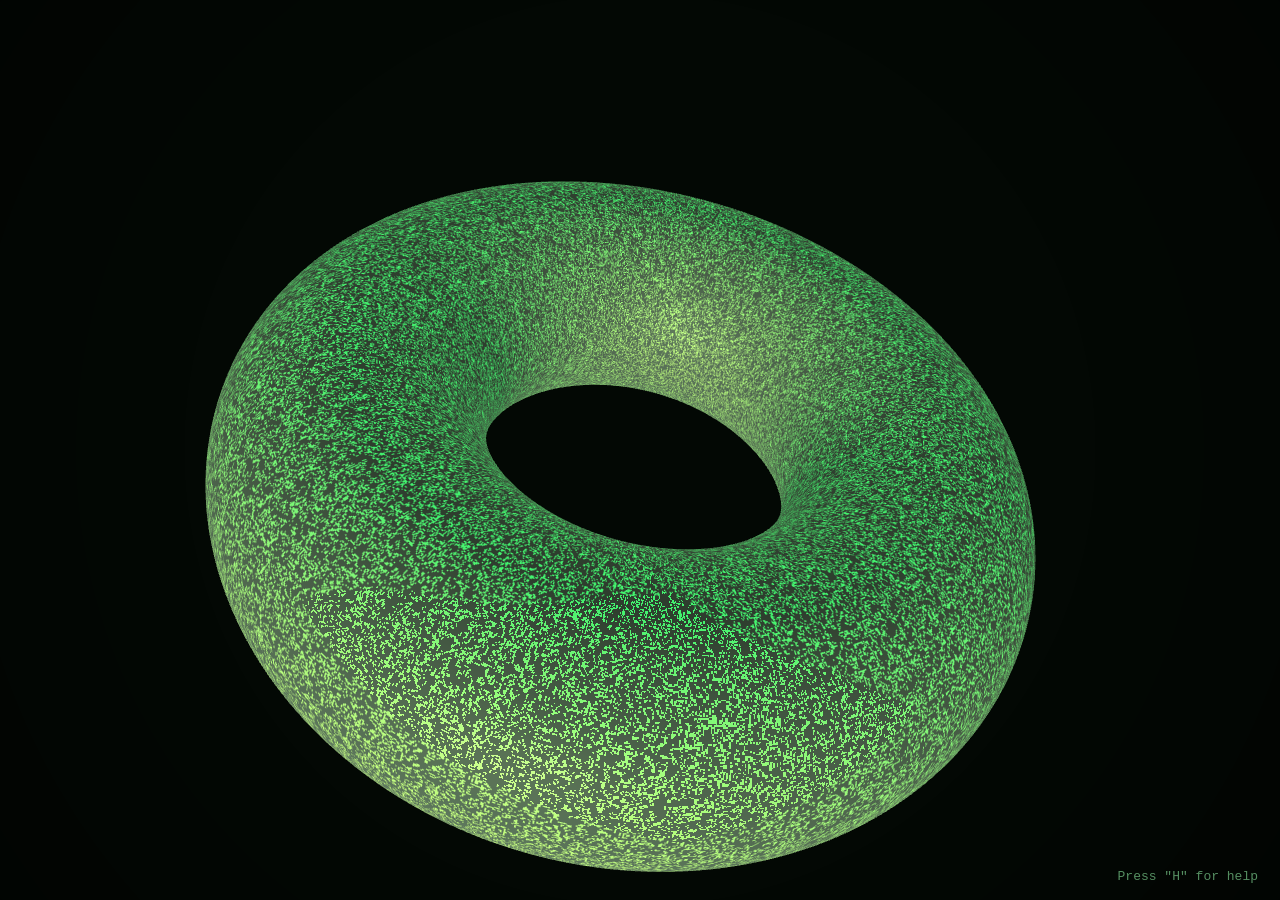
<file: game_of_life_on_toroid_gpu/index.html>
<!DOCTYPE html>
<html lang="ru">
<head>
  <meta charset="UTF-8">
  <meta name="viewport" content="width=device-width, initial-scale=1.0">
  <meta name="color-scheme" content="dark">
  <meta name="theme-color" content="#071108">
  <link rel="icon" href="../favicon.ico" type="image/x-icon">
  <title>GoLoT GPU</title>
  <style>
    :root {
      color-scheme: dark;
      --bg: #071108;
      --bg-deep: #030704;
      --text: #9affb0;
    }

    * {
      box-sizing: border-box;
    }

    body {
      margin: 0;
      height: 100vh;
      height: 100svh;
      height: 100dvh;
      min-height: 100vh;
      min-height: 100svh;
      min-height: 100dvh;
      font-family: "Courier New", "Lucida Console", monospace;
      color: var(--text);
      background:
        radial-gradient(circle at top, rgba(119, 255, 144, 0.11), transparent 32%),
        radial-gradient(circle at bottom, rgba(230, 255, 123, 0.08), transparent 28%),
        linear-gradient(180deg, var(--bg-deep), var(--bg));
      overflow: hidden;
      position: relative;
    }

    body::before {
      content: "";
      position: fixed;
      inset: 0;
      pointer-events: none;
      background:
        repeating-linear-gradient(
          180deg,
          rgba(120, 255, 143, 0.045) 0,
          rgba(120, 255, 143, 0.045) 1px,
          transparent 1px,
          transparent 4px
        );
      opacity: 0.5;
      mix-blend-mode: screen;
    }

    body::after {
      content: "";
      position: fixed;
      inset: 0;
      pointer-events: none;
      background: radial-gradient(circle at center, transparent 58%, rgba(0, 0, 0, 0.38) 100%);
    }

    .scene {
      position: relative;
      height: 100vh;
      height: 100svh;
      height: 100dvh;
      min-height: 100vh;
      min-height: 100svh;
      min-height: 100dvh;
      background:
        linear-gradient(90deg, rgba(30, 72, 34, 0.1) 1px, transparent 1px),
        linear-gradient(rgba(30, 72, 34, 0.1) 1px, transparent 1px);
      background-size: 32px 32px;
    }

    canvas {
      display: block;
      width: 100%;
      height: 100%;
      min-height: 100%;
      cursor: grab;
    }

    canvas.dragging {
      cursor: grabbing;
    }

    canvas.drawing {
      cursor: crosshair;
    }


    .help-hint {
      position: fixed;
      right: 16px;
      bottom: 12px;
      z-index: 10;
      font: inherit;
      font-size: 13px;
      color: var(--text);
      opacity: 0.55;
      background: none;
      border: 0;
      padding: 4px 6px;
      cursor: pointer;
      transition: opacity 0.2s;
    }

    .help-hint:hover {
      opacity: 1;
    }

    .help-overlay {
      position: fixed;
      inset: 0;
      z-index: 20;
      display: none;
      align-items: center;
      justify-content: center;
      padding: 16px;
      background: rgba(2, 8, 3, 0.62);
    }

    .help-overlay.open {
      display: flex;
    }

    .help-window {
      width: min(580px, 100%);
      max-height: 100%;
      overflow-y: auto;
      padding: 30px 30px;
      background: rgba(6, 18, 8, 0.94);
      border: 1px solid rgba(154, 255, 176, 0.45);
      border-radius: 6px;
    }


    .help-window dl {
      display: grid;
      grid-template-columns: max-content 1fr;
      gap: 9px 16px;
      margin: 0;
      font-size: 14px;
      line-height: 1.35;
    }

    .help-window dt {
      color: #f2ff8a;
      white-space: nowrap;
    }

    .help-window dd {
      margin: 0;
    }


    @media (orientation: portrait) {
      body {
        background:
          radial-gradient(circle at top, rgba(119, 255, 144, 0.14), transparent 42%),
          radial-gradient(circle at bottom, rgba(230, 255, 123, 0.1), transparent 34%),
          linear-gradient(180deg, var(--bg-deep), var(--bg));
      }

      .scene {
        background-size: 24px 24px;
      }
    }
  </style>
</head>
<body>
  <main class="scene">
    <canvas id="scene"></canvas>
  </main>

  <button class="help-hint" id="helpHint" type="button">Press "H" for help</button>

  <div class="help-overlay" id="helpOverlay" role="dialog" aria-modal="true" aria-label="Controls">
    <div class="help-window">
      <dl>
        <dt>Left mouse drag</dt><dd>Rotate the torus (pan in flat view)</dd>
        <dt>Right mouse drag</dt><dd>Draw living cells</dd>
        <dt>Middle mouse drag</dt><dd>Pan the view</dd>
        <dt>Mouse wheel</dt><dd>Zoom in / out</dd>
        <dt>R</dt><dd>Reset view (rotation, pan, zoom)</dd>
        <dt>G</dt><dd>Pause / resume the simulation</dd>
        <dt>S</dt><dd>Toggle auto-rotation</dd>
        <dt>D</dt><dd>Switch torus / flat view</dd>
        <dt>H</dt><dd>Show / hide this help</dd>
        <dt>F5</dt><dd>Restart</dd>
      </dl>
    </div>
  </div>

  <script>
    const canvas = document.getElementById("scene");
    const gl = canvas.getContext("webgl", {
      antialias: true,
      alpha: false,
      depth: true,
      premultipliedAlpha: false
    });

    if (!gl) {
      throw new Error("WebGL is not supported in this browser.");
    }

    const CONFIG = {
      majorSegments: 2000,
      minorSegments: 700,
      meshMajor: 360,
      meshMinor: 180,
      maxPixelRatio: 2,
      maxCanvasSide: 4096,
      resetDurationMs: 700,
      baseMajorRadius: 182,
      baseMinorRadius: 80,
      baseCameraDistance: 640,
      baseProjectionScale: 760,
      simStepMs: 100,
      autoRotationSpeed: { x: 0.00009, y: 0.00013, z: 0.00007 },
      initialSpin: { x: 0, y: 0, z: 0.18 },
      brushRadius: 10,
      brushDensity: 0.35,
      maxFlatZoom: 60,
      arcballSmoothing: 0.012,
      arcballSensitivity: 1.65,
      panSensitivity: 1,
      zoomStep: 0.004,
      minZoom: 0.55,
      maxZoom: 4.8
    };

    CONFIG.cellCount = CONFIG.majorSegments * CONFIG.minorSegments;
    CONFIG.lightDirection = normalize({ x: -0.45, y: -0.9, z: 1 });
    CONFIG.initialViewQuaternion = quaternionFromEuler({ x: -0.78, y: 0.3, z: 0 });

    const FRAGMENT_PRECISION = `
      #ifdef GL_FRAGMENT_PRECISION_HIGH
      precision highp float;
      #else
      precision mediump float;
      #endif
    `;

    const SHADERS = {
      sceneVertex: `
        attribute vec2 aUv;

        uniform mat4 uProjectionMatrix;
        uniform mat4 uModelMatrix;
        uniform mat3 uNormalMatrix;
        uniform vec2 uRadii;
        uniform vec2 uPanNdc;
        uniform float uZoom;

        varying vec3 vNormal;
        varying vec3 vViewDir;
        varying vec2 vUv;

        void main() {
          float u = aUv.x * 6.28318530718;
          float v = aUv.y * 6.28318530718;
          float cu = cos(u);
          float su = sin(u);
          float cv = cos(v);
          float sv = sin(v);
          float ring = uRadii.x + uRadii.y * cv;

          vec3 position = vec3(ring * cu, ring * su, uRadii.y * sv);
          vec3 normal = vec3(cu * cv, su * cv, sv);

          vec4 worldPosition = uModelMatrix * vec4(position, 1.0);
          vec4 clip = uProjectionMatrix * worldPosition;
          clip.xy = clip.xy * uZoom + uPanNdc * clip.w;
          gl_Position = clip;

          vNormal = normalize(uNormalMatrix * normal);
          vViewDir = normalize(-worldPosition.xyz);
          vUv = aUv;
        }
      `,
      sceneFragment: `
        ${FRAGMENT_PRECISION}

        varying vec3 vNormal;
        varying vec3 vViewDir;
        varying vec2 vUv;

        uniform vec3 uLightDirection;
        uniform vec2 uCells;
        uniform sampler2D uStateTexture;

        vec3 aliveBase = vec3(0.26, 0.95, 0.43);
        vec3 aliveCore = vec3(0.96, 1.0, 0.52);
        vec3 deadBase = vec3(0.18, 0.24, 0.18);
        vec3 deadHigh = vec3(0.46, 0.58, 0.45);

        void main() {
          vec3 normal = normalize(vNormal);
          vec3 viewDir = normalize(vViewDir);
          vec3 lightDir = normalize(uLightDirection);
          vec3 halfVector = normalize(lightDir + viewDir);

          vec2 cellCoord = vUv * uCells;
          float cellsPerPixel = 0.0;
          vec2 footprint = vec2(0.0);
          #ifdef HAS_DERIV
          vec2 fw = fwidth(cellCoord);
          cellsPerPixel = max(fw.x, fw.y);
          footprint = fw / uCells;
          #endif

          float alive = 0.0;
          if (cellsPerPixel > 1.0) {
            // Клеток больше, чем пикселей: усредняем по площади пикселя.
            for (int a = 0; a < 4; a++) {
              for (int b = 0; b < 4; b++) {
                vec2 off = (vec2(float(a), float(b)) + 0.5) / 4.0 - 0.5;
                alive += step(0.5, texture2D(uStateTexture, fract(vUv + off * footprint)).r);
              }
            }
            alive /= 16.0;
          } else {
            alive = step(0.5, texture2D(uStateTexture, vUv).r);
          }

          float diffuse = max(0.0, dot(normal, lightDir));
          float rim = pow(1.0 - max(0.0, dot(normal, viewDir)), 3.6);
          float specular = pow(max(0.0, dot(normal, halfVector)), 28.0);

          vec2 local = fract(cellCoord);
          float cellEdge = min(min(local.x, 1.0 - local.x), min(local.y, 1.0 - local.y));
          float gridFade = 1.0 - smoothstep(0.3, 0.8, cellsPerPixel);
          float gridLine = (1.0 - smoothstep(0.03, 0.11, cellEdge)) * gridFade;
          vec3 deadColor = mix(deadBase, deadHigh, diffuse * 0.6 + rim * 0.12);
          vec3 aliveColor = mix(aliveBase, aliveCore, diffuse * 0.7 + rim * 0.08);
          vec3 color = mix(deadColor, aliveColor, alive);

          color += vec3(0.02, 0.03, 0.02) * rim;
          color += vec3(0.28, 0.34, 0.18) * specular * (0.12 + alive * 0.32);
          color = mix(color, color * 1.22 + vec3(0.18, 0.24, 0.08), gridLine * (0.06 + alive * 0.16));

          gl_FragColor = vec4(color, 1.0);
        }
      `,
      simVertex: `
        attribute vec2 aPosition;
        varying vec2 vUv;

        void main() {
          vUv = aPosition * 0.5 + 0.5;
          gl_Position = vec4(aPosition, 0.0, 1.0);
        }
      `,
      simFragment: `
        ${FRAGMENT_PRECISION}

        varying vec2 vUv;

        uniform sampler2D uStateTexture;
        uniform vec2 uTexel;

        float aliveAt(vec2 offset) {
          vec2 uv = fract(vUv + offset * uTexel);
          return step(0.5, texture2D(uStateTexture, uv).r);
        }

        void main() {
          float neighbors =
            aliveAt(vec2(-1.0, -1.0)) +
            aliveAt(vec2(0.0, -1.0)) +
            aliveAt(vec2(1.0, -1.0)) +
            aliveAt(vec2(-1.0, 0.0)) +
            aliveAt(vec2(1.0, 0.0)) +
            aliveAt(vec2(-1.0, 1.0)) +
            aliveAt(vec2(0.0, 1.0)) +
            aliveAt(vec2(1.0, 1.0));

          float alive = step(0.5, texture2D(uStateTexture, vUv).r);
          float nextAlive = 0.0;

          if (neighbors > 2.5 && neighbors < 3.5) {
            nextAlive = 1.0;
          } else if (alive > 0.5 && neighbors > 1.5 && neighbors < 2.5) {
            nextAlive = 1.0;
          }

          gl_FragColor = vec4(vec3(nextAlive), 1.0);
        }
      `
    };

    SHADERS.flatVertex = `
      attribute vec2 aPosition;
      uniform vec2 uHalfSize;
      uniform vec2 uPanNdc;
      uniform float uZoom;
      varying vec2 vUv;

      void main() {
        vUv = aPosition * 0.5 + 0.5;
        gl_Position = vec4(aPosition * uHalfSize * uZoom + uPanNdc, 0.0, 1.0);
      }
    `;
    SHADERS.flatFragment = `
      #ifdef GL_FRAGMENT_PRECISION_HIGH
      precision highp float;
      #else
      precision mediump float;
      #endif

      varying vec2 vUv;
      uniform sampler2D uStateTexture;
      uniform vec2 uCells;
      uniform vec2 uFootprint;

      void main() {
        float alive = 0.0;
        float cellsPerPixel = max(uFootprint.x * uCells.x, uFootprint.y * uCells.y);

        if (cellsPerPixel > 1.0) {
          // Клеток больше, чем пикселей: усредняем по площади пикселя.
          for (int a = 0; a < 4; a++) {
            for (int b = 0; b < 4; b++) {
              vec2 off = (vec2(float(a), float(b)) + 0.5) / 4.0 - 0.5;
              alive += step(0.5, texture2D(uStateTexture, vUv + off * uFootprint).r);
            }
          }
          alive /= 16.0;
        } else {
          alive = step(0.5, texture2D(uStateTexture, vUv).r);
        }

        vec3 deadColor = vec3(0.13, 0.19, 0.13);
        vec3 aliveColor = vec3(0.40, 1.0, 0.50);
        vec3 color = mix(deadColor, aliveColor, alive);

        if (cellsPerPixel < 0.2) {
          vec2 f = fract(vUv * uCells);
          float edge = min(min(f.x, 1.0 - f.x), min(f.y, 1.0 - f.y));
          float grid = 1.0 - smoothstep(0.03, 0.09, edge);
          color = mix(color, color * 1.25 + vec3(0.04), grid * 0.25);
        }

        gl_FragColor = vec4(color, 1.0);
      }
    `;

    SHADERS.brushVertex = `
      attribute vec2 aPosition;
      uniform vec4 uBox;
      uniform vec2 uTexSize;

      void main() {
        vec2 texel = uBox.xy + (aPosition * 0.5 + 0.5) * uBox.zw;
        gl_Position = vec4(texel / uTexSize * 2.0 - 1.0, 0.0, 1.0);
      }
    `;
    SHADERS.brushFragment = `
      ${FRAGMENT_PRECISION}

      uniform vec2 uCenter;
      uniform vec2 uSeed;
      uniform float uRadius;
      uniform float uDensity;

      float hash12(vec2 p) {
        vec3 p3 = fract(vec3(p.xyx) * 0.1031);
        p3 += dot(p3, p3.yzx + 33.33);
        return fract((p3.x + p3.y) * p3.z);
      }

      void main() {
        vec2 texel = floor(gl_FragCoord.xy);
        vec2 d = texel - uCenter;

        if (dot(d, d) > uRadius * uRadius) {
          discard;
        }

        // «Живой суп»: узор зависит только от клетки и номера мазка,
        // поэтому повторная покраска того же места ничего не добавляет.
        if (hash12(texel + uSeed) >= uDensity) {
          discard;
        }

        gl_FragColor = vec4(1.0, 1.0, 1.0, 0.0);
      }
    `;

    const derivativesExtension = gl.getExtension("OES_standard_derivatives");
    if (derivativesExtension) {
      SHADERS.sceneFragment = "#extension GL_OES_standard_derivatives : enable\n#define HAS_DERIV\n" + SHADERS.sceneFragment;
    }

    const state = createInitialState();

    const sceneProgram = createProgram(gl, SHADERS.sceneVertex, SHADERS.sceneFragment);
    const simProgram = createProgram(gl, SHADERS.simVertex, SHADERS.simFragment);
    const sceneLocations = getSceneLocations(gl, sceneProgram);
    const simLocations = getSimLocations(gl, simProgram);
    const flatProgram = createProgram(gl, SHADERS.flatVertex, SHADERS.flatFragment);
    const flatLocations = {
      position: gl.getAttribLocation(flatProgram, "aPosition"),
      halfSize: gl.getUniformLocation(flatProgram, "uHalfSize"),
      panNdc: gl.getUniformLocation(flatProgram, "uPanNdc"),
      zoom: gl.getUniformLocation(flatProgram, "uZoom"),
      stateTexture: gl.getUniformLocation(flatProgram, "uStateTexture"),
      cells: gl.getUniformLocation(flatProgram, "uCells"),
      footprint: gl.getUniformLocation(flatProgram, "uFootprint")
    };
    const brushProgram = createProgram(gl, SHADERS.brushVertex, SHADERS.brushFragment);
    const brushLocations = {
      position: gl.getAttribLocation(brushProgram, "aPosition"),
      box: gl.getUniformLocation(brushProgram, "uBox"),
      texSize: gl.getUniformLocation(brushProgram, "uTexSize"),
      center: gl.getUniformLocation(brushProgram, "uCenter"),
      seed: gl.getUniformLocation(brushProgram, "uSeed"),
      radius: gl.getUniformLocation(brushProgram, "uRadius"),
      density: gl.getUniformLocation(brushProgram, "uDensity")
    };
    const quadBuffer = createFullscreenQuad(gl);

    configureGl();
    initializeMesh();
    initializeSimulationResources();
    bindEvents();
    resetSimulation();
    resize();
    render();
    startAnimationLoop();

    function createInitialState() {
      return {
        width: 0,
        height: 0,
        aspect: 1,
        fieldOfView: 1,
        projectionNear: 10,
        projectionFar: 2000,
        viewQuaternion: CONFIG.initialViewQuaternion,
        targetViewQuaternion: CONFIG.initialViewQuaternion,
        spinRotation: { ...CONFIG.initialSpin },
        autoRotation: { ...CONFIG.autoRotationSpeed },
        autoSpin: true,
        paused: false,
        brushSeed: { x: 0, y: 0 },
        viewMode: "torus",
        savedView: { zoom: 1, panX: 0, panY: 0 },
        running: true,
        dragging: false,
        dragMode: null,
        lastArcballVector: { x: 0, y: 0, z: 1 },
        lastPointer: { x: 0, y: 0 },
        panOffset: { x: 0, y: 0 },
        zoom: 1,
        generation: 0,
        accumulator: 0,
        geometryBuffer: null,
        indexBuffer: null,
        indexCount: 0,
        resetAnim: null,
        sceneMetrics: createSceneMetrics(),
        arcballBounds: {
          left: 0,
          top: 0,
          centerX: 0,
          centerY: 0,
          radius: 1
        },
        stateTextures: [],
        stateFramebuffers: [],
        currentStateIndex: 0,
        matrices: {
          projection: new Float32Array(16),
          spin: new Float32Array(16),
          view: new Float32Array(16),
          rotation: new Float32Array(16),
          model: new Float32Array(16),
          translation: new Float32Array(16),
          normal: new Float32Array(9)
        }
      };
    }

    function createSceneMetrics(overrides = {}) {
      return {
        majorRadius: CONFIG.baseMajorRadius,
        minorRadius: CONFIG.baseMinorRadius,
        cameraDistance: CONFIG.baseCameraDistance,
        projectionScale: CONFIG.baseProjectionScale,
        ...overrides
      };
    }

    function configureGl() {
      gl.enable(gl.DEPTH_TEST);
      gl.depthFunc(gl.LEQUAL);
      gl.disable(gl.CULL_FACE);
      gl.clearColor(0.012, 0.031, 0.016, 1);
    }

    function bindEvents() {
      canvas.addEventListener("pointerdown", handlePointerDown);
      canvas.addEventListener("pointermove", handlePointerMove);
      canvas.addEventListener("pointerup", stopDragging);
      canvas.addEventListener("pointerleave", resetDraggingState);
      canvas.addEventListener("pointercancel", stopDragging);
      canvas.addEventListener("contextmenu", preventDefault);
      canvas.addEventListener("wheel", handleWheel, { passive: false });
      window.addEventListener("keydown", handleKeyDown);
      window.addEventListener("resize", resize);
    }

    function startAnimationLoop() {
      let previousFrame = performance.now();

      function frame(now) {
        const delta = Math.min(32, now - previousFrame);
        previousFrame = now;
        tick(delta);
        render();
        requestAnimationFrame(frame);
      }

      requestAnimationFrame(frame);
    }

    function createShader(glContext, type, source) {
      const shader = glContext.createShader(type);
      glContext.shaderSource(shader, source);
      glContext.compileShader(shader);

      if (!glContext.getShaderParameter(shader, glContext.COMPILE_STATUS)) {
        const error = glContext.getShaderInfoLog(shader);
        glContext.deleteShader(shader);
        throw new Error(error || "Failed to compile shader.");
      }

      return shader;
    }

    function createProgram(glContext, vertexSource, fragmentSource) {
      const vertexShader = createShader(glContext, glContext.VERTEX_SHADER, vertexSource);
      const fragmentShader = createShader(glContext, glContext.FRAGMENT_SHADER, fragmentSource);
      const program = glContext.createProgram();

      glContext.attachShader(program, vertexShader);
      glContext.attachShader(program, fragmentShader);
      glContext.linkProgram(program);
      glContext.deleteShader(vertexShader);
      glContext.deleteShader(fragmentShader);

      if (!glContext.getProgramParameter(program, glContext.LINK_STATUS)) {
        const error = glContext.getProgramInfoLog(program);
        glContext.deleteProgram(program);
        throw new Error(error || "Failed to link WebGL program.");
      }

      return program;
    }

    function getSceneLocations(glContext, program) {
      return {
        attributes: {
          uv: glContext.getAttribLocation(program, "aUv")
        },
        uniforms: {
          projectionMatrix: glContext.getUniformLocation(program, "uProjectionMatrix"),
          modelMatrix: glContext.getUniformLocation(program, "uModelMatrix"),
          normalMatrix: glContext.getUniformLocation(program, "uNormalMatrix"),
          lightDirection: glContext.getUniformLocation(program, "uLightDirection"),
          radii: glContext.getUniformLocation(program, "uRadii"),
          cells: glContext.getUniformLocation(program, "uCells"),
          panNdc: glContext.getUniformLocation(program, "uPanNdc"),
          zoom: glContext.getUniformLocation(program, "uZoom"),
          stateTexture: glContext.getUniformLocation(program, "uStateTexture")
        }
      };
    }

    function getSimLocations(glContext, program) {
      return {
        attributes: {
          position: glContext.getAttribLocation(program, "aPosition")
        },
        uniforms: {
          stateTexture: glContext.getUniformLocation(program, "uStateTexture"),
          texel: glContext.getUniformLocation(program, "uTexel")
        }
      };
    }

    function createTexture(glContext, data) {
      const texture = glContext.createTexture();
      glContext.bindTexture(glContext.TEXTURE_2D, texture);
      glContext.texParameteri(glContext.TEXTURE_2D, glContext.TEXTURE_MIN_FILTER, glContext.NEAREST);
      glContext.texParameteri(glContext.TEXTURE_2D, glContext.TEXTURE_MAG_FILTER, glContext.NEAREST);
      glContext.texParameteri(glContext.TEXTURE_2D, glContext.TEXTURE_WRAP_S, glContext.CLAMP_TO_EDGE);
      glContext.texParameteri(glContext.TEXTURE_2D, glContext.TEXTURE_WRAP_T, glContext.CLAMP_TO_EDGE);
      glContext.pixelStorei(glContext.UNPACK_ALIGNMENT, 1);
      glContext.texImage2D(
        glContext.TEXTURE_2D,
        0,
        glContext.RGBA,
        CONFIG.majorSegments,
        CONFIG.minorSegments,
        0,
        glContext.RGBA,
        glContext.UNSIGNED_BYTE,
        data
      );
      return texture;
    }

    function createFramebuffer(glContext, texture) {
      const framebuffer = glContext.createFramebuffer();
      glContext.bindFramebuffer(glContext.FRAMEBUFFER, framebuffer);
      glContext.framebufferTexture2D(
        glContext.FRAMEBUFFER,
        glContext.COLOR_ATTACHMENT0,
        glContext.TEXTURE_2D,
        texture,
        0
      );

      if (glContext.checkFramebufferStatus(glContext.FRAMEBUFFER) !== glContext.FRAMEBUFFER_COMPLETE) {
        throw new Error("Failed to create framebuffer for Game of Life simulation.");
      }

      return framebuffer;
    }

    function createFullscreenQuad(glContext) {
      const buffer = glContext.createBuffer();
      glContext.bindBuffer(glContext.ARRAY_BUFFER, buffer);
      glContext.bufferData(
        glContext.ARRAY_BUFFER,
        new Float32Array([
          -1, -1,
           1, -1,
          -1,  1,
           1, -1,
           1,  1,
          -1,  1
        ]),
        glContext.STATIC_DRAW
      );
      return buffer;
    }

    function createRandomStateData() {
      const data = new Uint8Array(CONFIG.cellCount * 4);

      for (let index = 0; index < CONFIG.cellCount; index += 1) {
        const alive = Math.random() > 0.68 ? 255 : 0;
        const offset = index * 4;
        data[offset] = alive;
        data[offset + 1] = alive;
        data[offset + 2] = alive;
        data[offset + 3] = 255;
      }

      return data;
    }

    function createEmptyStateData() {
      const data = new Uint8Array(CONFIG.cellCount * 4);

      for (let index = 3; index < data.length; index += 4) {
        data[index] = 255;
      }

      return data;
    }

    function initializeSimulationResources() {
      const initialData = createRandomStateData();
      const emptyData = createEmptyStateData();

      state.stateTextures = [
        createTexture(gl, initialData),
        createTexture(gl, emptyData)
      ];
      state.stateFramebuffers = [
        createFramebuffer(gl, state.stateTextures[0]),
        createFramebuffer(gl, state.stateTextures[1])
      ];
      state.currentStateIndex = 0;

      gl.bindFramebuffer(gl.FRAMEBUFFER, null);
      gl.bindTexture(gl.TEXTURE_2D, null);
    }

    function resetSimulation() {
      const randomData = createRandomStateData();
      const emptyData = createEmptyStateData();

      state.stateTextures.forEach((texture, index) => {
        gl.bindTexture(gl.TEXTURE_2D, texture);
        gl.texSubImage2D(
          gl.TEXTURE_2D,
          0,
          0,
          0,
          CONFIG.majorSegments,
          CONFIG.minorSegments,
          gl.RGBA,
          gl.UNSIGNED_BYTE,
          index === 0 ? randomData : emptyData
        );
      });

      state.currentStateIndex = 0;
      state.generation = 0;
      state.accumulator = 0;
      state.running = true;
      state.autoRotation = { ...CONFIG.autoRotationSpeed };
      gl.bindTexture(gl.TEXTURE_2D, null);
    }

    function stepSimulation() {
      const sourceIndex = state.currentStateIndex;
      const targetIndex = 1 - sourceIndex;

      gl.bindFramebuffer(gl.FRAMEBUFFER, state.stateFramebuffers[targetIndex]);
      gl.viewport(0, 0, CONFIG.majorSegments, CONFIG.minorSegments);
      gl.disable(gl.DEPTH_TEST);

      gl.useProgram(simProgram);
      gl.bindBuffer(gl.ARRAY_BUFFER, quadBuffer);
      gl.enableVertexAttribArray(simLocations.attributes.position);
      gl.vertexAttribPointer(simLocations.attributes.position, 2, gl.FLOAT, false, 0, 0);

      gl.activeTexture(gl.TEXTURE0);
      gl.bindTexture(gl.TEXTURE_2D, state.stateTextures[sourceIndex]);
      gl.uniform1i(simLocations.uniforms.stateTexture, 0);
      gl.uniform2f(simLocations.uniforms.texel, 1 / CONFIG.majorSegments, 1 / CONFIG.minorSegments);
      gl.drawArrays(gl.TRIANGLES, 0, 6);

      gl.bindFramebuffer(gl.FRAMEBUFFER, null);
      gl.enable(gl.DEPTH_TEST);
      gl.viewport(0, 0, canvas.width, canvas.height);

      state.currentStateIndex = targetIndex;
      state.generation += 1;
    }

    // Лёгкая сетка тора (u, v в диапазоне 0..1). Форма считается в вершинном
    // шейдере по радиусам, клетка определяется во фрагментном шейдере.
    function initializeMesh() {
      const nu = CONFIG.meshMajor;
      const nv = CONFIG.meshMinor;
      const vertices = new Float32Array((nu + 1) * (nv + 1) * 2);
      const indices = new Uint16Array(nu * nv * 6);
      let vo = 0;
      let io = 0;

      for (let i = 0; i <= nu; i += 1) {
        for (let j = 0; j <= nv; j += 1) {
          vertices[vo++] = i / nu;
          vertices[vo++] = j / nv;
        }
      }

      for (let i = 0; i < nu; i += 1) {
        for (let j = 0; j < nv; j += 1) {
          const a = i * (nv + 1) + j;
          const b = (i + 1) * (nv + 1) + j;
          const c = b + 1;
          const d = a + 1;
          indices[io++] = a;
          indices[io++] = b;
          indices[io++] = c;
          indices[io++] = a;
          indices[io++] = c;
          indices[io++] = d;
        }
      }

      state.geometryBuffer = gl.createBuffer();
      gl.bindBuffer(gl.ARRAY_BUFFER, state.geometryBuffer);
      gl.bufferData(gl.ARRAY_BUFFER, vertices, gl.STATIC_DRAW);

      state.indexBuffer = gl.createBuffer();
      gl.bindBuffer(gl.ELEMENT_ARRAY_BUFFER, state.indexBuffer);
      gl.bufferData(gl.ELEMENT_ARRAY_BUFFER, indices, gl.STATIC_DRAW);
      state.indexCount = indices.length;
    }

    function resize() {
      const rect = canvas.getBoundingClientRect();
      // Ограничиваем разрешение канваса: не выше maxPixelRatio и maxCanvasSide.
      const ratio = Math.min(
        window.devicePixelRatio || 1,
        CONFIG.maxPixelRatio,
        CONFIG.maxCanvasSide / Math.max(rect.width, rect.height, 1)
      );
      const shortestSide = Math.min(rect.width, rect.height);
      const isPortrait = rect.height > rect.width;
      const scale = clamp(shortestSide / 390, 0.68, 1.12);

      state.width = rect.width;
      state.height = rect.height;
      state.aspect = rect.width / Math.max(rect.height, 1);
      state.sceneMetrics = createSceneMetrics({
        majorRadius: CONFIG.baseMajorRadius * (isPortrait ? scale * 0.9 : scale),
        minorRadius: CONFIG.baseMinorRadius * (isPortrait ? scale * 0.92 : scale),
        cameraDistance: CONFIG.baseCameraDistance * (isPortrait ? 0.95 : 1),
        projectionScale: CONFIG.baseProjectionScale * (isPortrait ? scale * 0.82 : scale)
      });
      state.fieldOfView = 2 * Math.atan(rect.height / (2 * state.sceneMetrics.projectionScale));

      const nextCanvasWidth = Math.round(rect.width * ratio);
      const nextCanvasHeight = Math.round(rect.height * ratio);

      if (canvas.width !== nextCanvasWidth || canvas.height !== nextCanvasHeight) {
        canvas.width = nextCanvasWidth;
        canvas.height = nextCanvasHeight;
      }

      gl.viewport(0, 0, canvas.width, canvas.height);
      updateArcballBounds(rect);
    }

    function updateArcballBounds(rect) {
      state.arcballBounds.left = rect.left;
      state.arcballBounds.top = rect.top;
      state.arcballBounds.centerX = rect.width * 0.5;
      state.arcballBounds.centerY = rect.height * 0.5;
      state.arcballBounds.radius = Math.min(rect.width, rect.height) * 0.5 || 1;
    }

    function handlePointerDown(event) {
      cancelResetAnimation();
      updateArcballBounds(canvas.getBoundingClientRect());

      if (event.button === 2) {
        state.dragMode = "draw";
        state.brushSeed = { x: Math.random() * 1000, y: Math.random() * 1000 };
        state.lastPointer.x = event.clientX;
        state.lastPointer.y = event.clientY;
        paintAtClient(event.clientX, event.clientY, canvas.getBoundingClientRect());
      } else if (event.button === 1) {
        state.dragMode = "pan";
        state.lastPointer.x = event.clientX;
        state.lastPointer.y = event.clientY;
      } else if (state.viewMode === "flat") {
        state.dragMode = "pan";
        state.lastPointer.x = event.clientX;
        state.lastPointer.y = event.clientY;
      } else {
        state.dragMode = "rotate";
        state.lastArcballVector = projectPointerToArcball(event);
      }

      state.dragging = true;
      canvas.classList.add(state.dragMode === "draw" ? "drawing" : "dragging");
      canvas.setPointerCapture(event.pointerId);
    }

    function handlePointerMove(event) {
      if (!state.dragging) {
        return;
      }

      if (state.dragMode === "draw") {
        paintStroke(state.lastPointer.x, state.lastPointer.y, event.clientX, event.clientY);
        state.lastPointer.x = event.clientX;
        state.lastPointer.y = event.clientY;
        return;
      }

      if (state.dragMode === "pan") {
        state.panOffset.x += (event.clientX - state.lastPointer.x) * CONFIG.panSensitivity;
        state.panOffset.y += (event.clientY - state.lastPointer.y) * CONFIG.panSensitivity;
        state.lastPointer.x = event.clientX;
        state.lastPointer.y = event.clientY;
        return;
      }

      if (state.viewMode === "flat") {
        return;
      }

      const currentArcballVector = projectPointerToArcball(event);
      const deltaQuaternion = quaternionBetweenVectors(state.lastArcballVector, currentArcballVector);
      state.targetViewQuaternion = multiplyQuaternions(deltaQuaternion, state.targetViewQuaternion);
      state.lastArcballVector = currentArcballVector;
    }

    function resetDraggingState() {
      state.dragging = false;
      state.dragMode = null;
      canvas.classList.remove("dragging");
      canvas.classList.remove("drawing");
    }

    function stopDragging(event) {
      resetDraggingState();

      if (event && canvas.hasPointerCapture(event.pointerId)) {
        canvas.releasePointerCapture(event.pointerId);
      }
    }

    function handleWheel(event) {
      event.preventDefault();
      cancelResetAnimation();
      applyZoomDelta(normalizeWheelDelta(event), event.clientX, event.clientY);
    }

    function preventDefault(event) {
      event.preventDefault();
    }

    // Плавно возвращает только положение в пространстве: поворот, сдвиг, зум.
    function resetScene() {
      const from = state.spinRotation;
      const target = CONFIG.initialSpin;

      state.savedView = { zoom: 1, panX: 0, panY: 0 };
      state.resetAnim = {
        elapsed: 0,
        duration: CONFIG.resetDurationMs,
        fromQuaternion: state.viewQuaternion,
        fromPan: { x: state.panOffset.x, y: state.panOffset.y },
        fromZoom: state.zoom,
        fromSpin: { x: from.x, y: from.y, z: from.z },
        spinDelta: {
          x: wrapAngle(target.x - from.x),
          y: wrapAngle(target.y - from.y),
          z: wrapAngle(target.z - from.z)
        }
      };
    }

    const helpOverlay = document.getElementById("helpOverlay");
    const helpHint = document.getElementById("helpHint");

    function toggleHelp(force) {
      const open = typeof force === "boolean" ? force : !helpOverlay.classList.contains("open");
      helpOverlay.classList.toggle("open", open);
      if (open) {
        resetDraggingState();
      }
    }

    helpHint.addEventListener("click", () => toggleHelp(true));
    helpOverlay.addEventListener("pointerdown", (event) => {
      if (event.target === helpOverlay) {
        toggleHelp(false);
      }
    });

    function handleKeyDown(event) {
      if (event.ctrlKey || event.metaKey || event.altKey || event.repeat) {
        return;
      }

      const key = (event.key || "").toLowerCase();
      const isKnownLetter = /^[a-zа-яё]$/.test(key);

      // Совпадение по символу (латиница и русская раскладка),
      // а для прочих раскладок — по физической клавише.
      const is = (latin, cyrillic, code) =>
        key === latin || key === cyrillic || (!isKnownLetter && event.code === code);

      if (is("h", "р", "KeyH")) {
        event.preventDefault();
        toggleHelp();
        return;
      }

      if (helpOverlay.classList.contains("open")) {
        if (event.key === "Escape") {
          event.preventDefault();
          toggleHelp(false);
        }
        return;
      }

      if (is("r", "к", "KeyR")) {
        event.preventDefault();
        resetScene();
      } else if (is("g", "п", "KeyG")) {
        event.preventDefault();
        state.paused = !state.paused;
      } else if (is("s", "ы", "KeyS")) {
        event.preventDefault();
        state.autoSpin = !state.autoSpin;
      } else if (is("d", "в", "KeyD")) {
        event.preventDefault();
        toggleViewMode();
      }
    }

    function toggleViewMode() {
      const current = { zoom: state.zoom, panX: state.panOffset.x, panY: state.panOffset.y };
      const saved = state.savedView;

      state.zoom = saved.zoom;
      state.panOffset.x = saved.panX;
      state.panOffset.y = saved.panY;
      state.savedView = current;
      state.viewMode = state.viewMode === "torus" ? "flat" : "torus";
    }

    function getFlatHalfSize() {
      const textureAspect = CONFIG.majorSegments / CONFIG.minorSegments;
      const margin = 0.96;

      if (state.aspect > textureAspect) {
        return { x: (textureAspect / state.aspect) * margin, y: margin };
      }

      return { x: margin, y: (state.aspect / textureAspect) * margin };
    }

    // Точка экрана -> ячейка на развёртке.
    function pickCellFlat(clientX, clientY, rect) {
      const half = getFlatHalfSize();
      const ndcX = ((clientX - rect.left) / rect.width) * 2 - 1;
      const ndcY = 1 - ((clientY - rect.top) / rect.height) * 2;
      const panX = state.width ? (state.panOffset.x * 2) / state.width : 0;
      const panY = state.height ? (-state.panOffset.y * 2) / state.height : 0;
      const localX = (ndcX - panX) / (state.zoom * half.x);
      const localY = (ndcY - panY) / (state.zoom * half.y);

      if (Math.abs(localX) > 1 || Math.abs(localY) > 1) {
        return null;
      }

      return {
        i: Math.min(CONFIG.majorSegments - 1, Math.floor((localX * 0.5 + 0.5) * CONFIG.majorSegments)),
        j: Math.min(CONFIG.minorSegments - 1, Math.floor((localY * 0.5 + 0.5) * CONFIG.minorSegments))
      };
    }

    function pickCell(clientX, clientY, rect) {
      return state.viewMode === "flat"
        ? pickCellFlat(clientX, clientY, rect)
        : pickCellOnTorus(clientX, clientY, rect);
    }

    // Луч из камеры через точку экрана -> ячейка тора (u, v) или null.
    function pickCellOnTorus(clientX, clientY, rect) {
      const m = state.matrices.rotation;
      const metrics = state.sceneMetrics;
      const majorR = metrics.majorRadius;
      const minorR = metrics.minorRadius;

      const ndcX = ((clientX - rect.left) / rect.width) * 2 - 1;
      const ndcY = 1 - ((clientY - rect.top) / rect.height) * 2;
      const panX = state.width ? (state.panOffset.x * 2) / state.width : 0;
      const panY = state.height ? (-state.panOffset.y * 2) / state.height : 0;
      const projX = (ndcX - panX) / state.zoom;
      const projY = (ndcY - panY) / state.zoom;

      const f = 1 / Math.tan(state.fieldOfView / 2);
      const dvx = (projX * state.aspect) / f;
      const dvy = projY / f;
      const dvLength = Math.hypot(dvx, dvy, 1);
      const dx = dvx / dvLength;
      const dy = dvy / dvLength;
      const dz = -1 / dvLength;

      // Перевод луча в систему координат тора: R^T * (v - t), t = (0, 0, -D).
      const D = metrics.cameraDistance;
      const ox = m[2] * D, oy = m[6] * D, oz = m[10] * D;
      const rx = m[0] * dx + m[1] * dy + m[2] * dz;
      const ry = m[4] * dx + m[5] * dy + m[6] * dz;
      const rz = m[8] * dx + m[9] * dy + m[10] * dz;

      // Пересечение с описывающей сферой.
      const outer = majorR + minorR;
      const b = ox * rx + oy * ry + oz * rz;
      const c = ox * ox + oy * oy + oz * oz - outer * outer;
      const disc = b * b - c;

      if (disc < 0) {
        return null;
      }

      const sq = Math.sqrt(disc);
      let t = Math.max(0, -b - sq);
      const tMax = -b + sq;

      // Sphere tracing по точной SDF тора.
      for (let i = 0; i < 256 && t <= tMax; i += 1) {
        const px = ox + rx * t;
        const py = oy + ry * t;
        const pz = oz + rz * t;
        const ringDist = Math.hypot(px, py) - majorR;
        const dist = Math.hypot(ringDist, pz) - minorR;

        if (dist < 0.02) {
          const twoPi = Math.PI * 2;
          let u = Math.atan2(py, px);
          let v = Math.atan2(pz, ringDist);
          if (u < 0) u += twoPi;
          if (v < 0) v += twoPi;

          return {
            i: Math.floor((u / twoPi) * CONFIG.majorSegments) % CONFIG.majorSegments,
            j: Math.floor((v / twoPi) * CONFIG.minorSegments) % CONFIG.minorSegments
          };
        }

        t += dist;
      }

      return null;
    }

    // Кисть рисуется на GPU: квад с узором «живого супа» добавляется
    // (blend ONE, ONE) к текущему состоянию. Края поля заворачиваются
    // через копии квада со сдвигом на размер поля.
    function paintCells(cells) {
      if (!cells.length) {
        return;
      }

      const width = CONFIG.majorSegments;
      const height = CONFIG.minorSegments;
      const radius = CONFIG.brushRadius;
      const size = radius * 2 + 1;

      gl.bindFramebuffer(gl.FRAMEBUFFER, state.stateFramebuffers[state.currentStateIndex]);
      gl.viewport(0, 0, width, height);
      gl.disable(gl.DEPTH_TEST);
      gl.enable(gl.BLEND);
      gl.blendFunc(gl.ONE, gl.ONE);

      gl.activeTexture(gl.TEXTURE0);
      gl.bindTexture(gl.TEXTURE_2D, null);

      gl.useProgram(brushProgram);
      gl.bindBuffer(gl.ARRAY_BUFFER, quadBuffer);
      gl.enableVertexAttribArray(brushLocations.position);
      gl.vertexAttribPointer(brushLocations.position, 2, gl.FLOAT, false, 0, 0);

      gl.uniform2f(brushLocations.texSize, width, height);
      gl.uniform2f(brushLocations.seed, state.brushSeed.x, state.brushSeed.y);
      gl.uniform1f(brushLocations.radius, radius);
      gl.uniform1f(brushLocations.density, CONFIG.brushDensity);

      for (const cell of cells) {
        for (let sy = -1; sy <= 1; sy += 1) {
          for (let sx = -1; sx <= 1; sx += 1) {
            const cx = cell.i + sx * width;
            const cy = cell.j + sy * height;

            if (cx + radius + 1 <= 0 || cx - radius >= width || cy + radius + 1 <= 0 || cy - radius >= height) {
              continue;
            }

            gl.uniform2f(brushLocations.center, cx, cy);
            gl.uniform4f(brushLocations.box, cx - radius, cy - radius, size, size);
            gl.drawArrays(gl.TRIANGLES, 0, 6);
          }
        }
      }

      gl.disable(gl.BLEND);
      gl.enable(gl.DEPTH_TEST);
      gl.bindFramebuffer(gl.FRAMEBUFFER, null);
      gl.viewport(0, 0, canvas.width, canvas.height);
    }

    function paintAtClient(clientX, clientY, rect) {
      const cell = pickCell(clientX, clientY, rect);

      if (cell) {
        paintCells([cell]);
      }
    }

    // Рисование вдоль движения мыши без разрывов при быстром движении.
    function paintStroke(x0, y0, x1, y1) {
      const rect = canvas.getBoundingClientRect();
      const steps = clamp(Math.ceil(Math.hypot(x1 - x0, y1 - y0) / 4), 1, 64);
      const cells = [];

      for (let k = 1; k <= steps; k += 1) {
        const t = k / steps;
        const cell = pickCell(x0 + (x1 - x0) * t, y0 + (y1 - y0) * t, rect);

        if (cell) {
          cells.push(cell);
        }
      }

      paintCells(cells);
    }

    function projectPointerToArcball(event) {
      const bounds = state.arcballBounds;
      const x = ((event.clientX - bounds.left) - bounds.centerX) / bounds.radius;
      const y = (bounds.centerY - (event.clientY - bounds.top)) / bounds.radius;
      const lengthSquared = x * x + y * y;

      if (lengthSquared <= 1) {
        return { x, y, z: Math.sqrt(1 - lengthSquared) };
      }

      const scale = 1 / Math.sqrt(lengthSquared);
      return { x: x * scale, y: y * scale, z: 0 };
    }

    function normalizeWheelDelta(event) {
      if (event.deltaMode === WheelEvent.DOM_DELTA_LINE) {
        return event.deltaY * 16;
      }

      if (event.deltaMode === WheelEvent.DOM_DELTA_PAGE) {
        return event.deltaY * Math.max(state.height, 1);
      }

      return event.deltaY;
    }

    function applyZoomDelta(deltaY, clientX, clientY) {
      const previousZoom = state.zoom;

      state.zoom = clamp(
        state.zoom * Math.exp(-deltaY * CONFIG.zoomStep),
        CONFIG.minZoom,
        state.viewMode === "flat" ? CONFIG.maxFlatZoom : CONFIG.maxZoom
      );

      // В режиме развёртки масштабируем относительно курсора:
      // точка под курсором остаётся на месте.
      if (state.viewMode === "flat" && clientX !== undefined) {
        const rect = canvas.getBoundingClientRect();
        const cx = clientX - rect.left - rect.width * 0.5;
        const cy = clientY - rect.top - rect.height * 0.5;
        const ratio = state.zoom / previousZoom;

        state.panOffset.x = cx - (cx - state.panOffset.x) * ratio;
        state.panOffset.y = cy - (cy - state.panOffset.y) * ratio;
      }
    }

    function getCurrentStateTexture() {
      return state.stateTextures[state.currentStateIndex];
    }

    function renderFlat() {
      const half = getFlatHalfSize();
      const panNdcX = state.width ? (state.panOffset.x * 2) / state.width : 0;
      const panNdcY = state.height ? (-state.panOffset.y * 2) / state.height : 0;

      gl.bindFramebuffer(gl.FRAMEBUFFER, null);
      gl.viewport(0, 0, canvas.width, canvas.height);
      gl.clear(gl.COLOR_BUFFER_BIT | gl.DEPTH_BUFFER_BIT);
      gl.useProgram(flatProgram);

      gl.bindBuffer(gl.ARRAY_BUFFER, quadBuffer);
      gl.enableVertexAttribArray(flatLocations.position);
      gl.vertexAttribPointer(flatLocations.position, 2, gl.FLOAT, false, 0, 0);

      gl.activeTexture(gl.TEXTURE0);
      gl.bindTexture(gl.TEXTURE_2D, getCurrentStateTexture());
      gl.uniform1i(flatLocations.stateTexture, 0);
      gl.uniform2f(flatLocations.halfSize, half.x, half.y);
      gl.uniform2f(flatLocations.panNdc, panNdcX, panNdcY);
      gl.uniform1f(flatLocations.zoom, state.zoom);
      gl.uniform2f(flatLocations.cells, CONFIG.majorSegments, CONFIG.minorSegments);
      gl.uniform2f(
        flatLocations.footprint,
        1 / (canvas.width * half.x * state.zoom),
        1 / (canvas.height * half.y * state.zoom)
      );

      gl.drawArrays(gl.TRIANGLES, 0, 6);
    }

    function render() {
      if (state.viewMode === "flat") {
        renderFlat();
        return;
      }

      const matrices = state.matrices;
      writePerspectiveMatrix(
        matrices.projection,
        state.fieldOfView,
        state.aspect,
        state.projectionNear,
        state.projectionFar
      );
      writeRotationMatrixFromEuler(matrices.spin, state.spinRotation);
      writeRotationMatrixFromQuaternion(matrices.view, state.viewQuaternion);
      multiplyMatricesInto(matrices.rotation, matrices.view, matrices.spin);
      writeTranslationMatrix(matrices.translation, 0, 0, -state.sceneMetrics.cameraDistance);
      multiplyMatricesInto(matrices.model, matrices.translation, matrices.rotation);
      extractNormalMatrixInto(matrices.normal, matrices.rotation);

      const panNdcX = state.width ? (state.panOffset.x * 2) / state.width : 0;
      const panNdcY = state.height ? (-state.panOffset.y * 2) / state.height : 0;

      gl.bindFramebuffer(gl.FRAMEBUFFER, null);
      gl.viewport(0, 0, canvas.width, canvas.height);
      gl.clear(gl.COLOR_BUFFER_BIT | gl.DEPTH_BUFFER_BIT);
      gl.useProgram(sceneProgram);
      gl.bindBuffer(gl.ARRAY_BUFFER, state.geometryBuffer);
      gl.bindBuffer(gl.ELEMENT_ARRAY_BUFFER, state.indexBuffer);

      bindSceneAttributes();

      gl.activeTexture(gl.TEXTURE0);
      gl.bindTexture(gl.TEXTURE_2D, getCurrentStateTexture());
      gl.uniform1i(sceneLocations.uniforms.stateTexture, 0);
      gl.uniformMatrix4fv(sceneLocations.uniforms.projectionMatrix, false, matrices.projection);
      gl.uniformMatrix4fv(sceneLocations.uniforms.modelMatrix, false, matrices.model);
      gl.uniformMatrix3fv(sceneLocations.uniforms.normalMatrix, false, matrices.normal);
      gl.uniform3f(
        sceneLocations.uniforms.lightDirection,
        CONFIG.lightDirection.x,
        CONFIG.lightDirection.y,
        CONFIG.lightDirection.z
      );
      gl.uniform2f(sceneLocations.uniforms.panNdc, panNdcX, panNdcY);
      gl.uniform1f(sceneLocations.uniforms.zoom, state.zoom);
      gl.uniform2f(
        sceneLocations.uniforms.radii,
        state.sceneMetrics.majorRadius,
        state.sceneMetrics.minorRadius
      );
      gl.uniform2f(sceneLocations.uniforms.cells, CONFIG.majorSegments, CONFIG.minorSegments);

      gl.drawElements(gl.TRIANGLES, state.indexCount, gl.UNSIGNED_SHORT, 0);
    }

    function bindSceneAttributes() {
      gl.enableVertexAttribArray(sceneLocations.attributes.uv);
      gl.vertexAttribPointer(sceneLocations.attributes.uv, 2, gl.FLOAT, false, 0, 0);
    }

    function wrapAngle(angle) {
      const twoPi = Math.PI * 2;
      return ((((angle + Math.PI) % twoPi) + twoPi) % twoPi) - Math.PI;
    }

    function updateResetAnimation(deltaMs) {
      const anim = state.resetAnim;
      anim.elapsed += deltaMs;

      const p = Math.min(1, anim.elapsed / anim.duration);
      const e = p < 0.5 ? 4 * p * p * p : 1 - Math.pow(-2 * p + 2, 3) / 2;

      const quaternion = slerpQuaternions(anim.fromQuaternion, CONFIG.initialViewQuaternion, e);
      state.viewQuaternion = quaternion;
      state.targetViewQuaternion = quaternion;

      state.panOffset.x = anim.fromPan.x * (1 - e);
      state.panOffset.y = anim.fromPan.y * (1 - e);
      state.zoom = Math.exp(Math.log(anim.fromZoom) * (1 - e));
      state.spinRotation.x = anim.fromSpin.x + anim.spinDelta.x * e;
      state.spinRotation.y = anim.fromSpin.y + anim.spinDelta.y * e;
      state.spinRotation.z = anim.fromSpin.z + anim.spinDelta.z * e;

      if (p >= 1) {
        state.spinRotation = { ...CONFIG.initialSpin };
        state.resetAnim = null;
      }
    }

    // Любое ручное управление прерывает плавный возврат.
    function cancelResetAnimation() {
      if (state.resetAnim) {
        state.resetAnim = null;
        state.targetViewQuaternion = state.viewQuaternion;
      }
    }

    function tick(deltaMs) {
      if (state.resetAnim) {
        updateResetAnimation(deltaMs);
      } else {
        const smoothing = 1 - Math.exp(-CONFIG.arcballSmoothing * deltaMs);
        state.viewQuaternion = slerpQuaternions(
          state.viewQuaternion,
          state.targetViewQuaternion,
          smoothing
        );
      }

      // Тор движется под неподвижным курсором — докрашиваем каждый кадр.
      if (state.dragMode === "draw") {
        paintAtClient(state.lastPointer.x, state.lastPointer.y, canvas.getBoundingClientRect());
      }

      if (!state.running) {
        return;
      }

      if (state.autoSpin && !state.resetAnim) {
        state.spinRotation.x += state.autoRotation.x * deltaMs;
        state.spinRotation.y -= state.autoRotation.y * deltaMs;
        state.spinRotation.z += state.autoRotation.z * deltaMs;
      }

      if (state.paused) {
        state.accumulator = 0;
        return;
      }

      state.accumulator += deltaMs;

      while (state.accumulator >= CONFIG.simStepMs) {
        state.accumulator -= CONFIG.simStepMs;
        stepSimulation();
      }
    }

    function normalize(vector) {
      const length = Math.hypot(vector.x, vector.y, vector.z) || 1;
      return {
        x: vector.x / length,
        y: vector.y / length,
        z: vector.z / length
      };
    }

    function clamp(value, min, max) {
      return Math.min(Math.max(value, min), max);
    }

    function dot(a, b) {
      return a.x * b.x + a.y * b.y + a.z * b.z;
    }

    function cross(a, b) {
      return {
        x: a.y * b.z - a.z * b.y,
        y: a.z * b.x - a.x * b.z,
        z: a.x * b.y - a.y * b.x
      };
    }

    function normalizeQuaternion(quaternion) {
      const length = Math.hypot(quaternion.w, quaternion.x, quaternion.y, quaternion.z) || 1;
      return {
        w: quaternion.w / length,
        x: quaternion.x / length,
        y: quaternion.y / length,
        z: quaternion.z / length
      };
    }

    function multiplyQuaternions(a, b) {
      return normalizeQuaternion({
        w: a.w * b.w - a.x * b.x - a.y * b.y - a.z * b.z,
        x: a.w * b.x + a.x * b.w + a.y * b.z - a.z * b.y,
        y: a.w * b.y - a.x * b.z + a.y * b.w + a.z * b.x,
        z: a.w * b.z + a.x * b.y - a.y * b.x + a.z * b.w
      });
    }

    function quaternionFromAxisAngle(axis, angle) {
      const halfAngle = angle * 0.5;
      const sinHalf = Math.sin(halfAngle);
      return normalizeQuaternion({
        w: Math.cos(halfAngle),
        x: axis.x * sinHalf,
        y: axis.y * sinHalf,
        z: axis.z * sinHalf
      });
    }

    function quaternionBetweenVectors(from, to) {
      const axis = cross(from, to);
      const axisLength = Math.hypot(axis.x, axis.y, axis.z);
      const alignment = clamp(dot(from, to), -1, 1);

      if (axisLength < 1e-6) {
        if (alignment > 0.999999) {
          return { w: 1, x: 0, y: 0, z: 0 };
        }

        const fallbackAxis = Math.abs(from.x) < 0.9
          ? normalize(cross(from, { x: 1, y: 0, z: 0 }))
          : normalize(cross(from, { x: 0, y: 1, z: 0 }));
        return quaternionFromAxisAngle(fallbackAxis, Math.PI);
      }

      return quaternionFromAxisAngle(
        {
          x: axis.x / axisLength,
          y: axis.y / axisLength,
          z: axis.z / axisLength
        },
        Math.acos(alignment) * CONFIG.arcballSensitivity
      );
    }

    function quaternionFromEuler(rotation) {
      const qx = quaternionFromAxisAngle({ x: 1, y: 0, z: 0 }, rotation.x || 0);
      const qy = quaternionFromAxisAngle({ x: 0, y: 1, z: 0 }, rotation.y || 0);
      const qz = quaternionFromAxisAngle({ x: 0, y: 0, z: 1 }, rotation.z || 0);
      return multiplyQuaternions(qz, multiplyQuaternions(qy, qx));
    }

    function slerpQuaternions(from, to, t) {
      let target = to;
      let cosine = from.w * to.w + from.x * to.x + from.y * to.y + from.z * to.z;

      if (cosine < 0) {
        cosine = -cosine;
        target = {
          w: -to.w,
          x: -to.x,
          y: -to.y,
          z: -to.z
        };
      }

      if (cosine > 0.9995) {
        return normalizeQuaternion({
          w: from.w + (target.w - from.w) * t,
          x: from.x + (target.x - from.x) * t,
          y: from.y + (target.y - from.y) * t,
          z: from.z + (target.z - from.z) * t
        });
      }

      const theta = Math.acos(clamp(cosine, -1, 1));
      const sinTheta = Math.sin(theta);
      const fromWeight = Math.sin((1 - t) * theta) / sinTheta;
      const toWeight = Math.sin(t * theta) / sinTheta;

      return normalizeQuaternion({
        w: from.w * fromWeight + target.w * toWeight,
        x: from.x * fromWeight + target.x * toWeight,
        y: from.y * fromWeight + target.y * toWeight,
        z: from.z * fromWeight + target.z * toWeight
      });
    }

    function writePerspectiveMatrix(out, fovY, aspect, near, far) {
      const f = 1 / Math.tan(fovY / 2);
      const rangeInverse = 1 / (near - far);

      out[0] = f / aspect;
      out[1] = 0;
      out[2] = 0;
      out[3] = 0;
      out[4] = 0;
      out[5] = f;
      out[6] = 0;
      out[7] = 0;
      out[8] = 0;
      out[9] = 0;
      out[10] = (near + far) * rangeInverse;
      out[11] = -1;
      out[12] = 0;
      out[13] = 0;
      out[14] = near * far * 2 * rangeInverse;
      out[15] = 0;
    }

    function writeRotationMatrixFromQuaternion(out, quaternion) {
      const { w, x, y, z } = quaternion;
      const x2 = x + x;
      const y2 = y + y;
      const z2 = z + z;
      const xx = x * x2;
      const xy = x * y2;
      const xz = x * z2;
      const yy = y * y2;
      const yz = y * z2;
      const zz = z * z2;
      const wx = w * x2;
      const wy = w * y2;
      const wz = w * z2;

      out[0] = 1 - (yy + zz);
      out[1] = xy + wz;
      out[2] = xz - wy;
      out[3] = 0;
      out[4] = xy - wz;
      out[5] = 1 - (xx + zz);
      out[6] = yz + wx;
      out[7] = 0;
      out[8] = xz + wy;
      out[9] = yz - wx;
      out[10] = 1 - (xx + yy);
      out[11] = 0;
      out[12] = 0;
      out[13] = 0;
      out[14] = 0;
      out[15] = 1;
    }

    function writeRotationMatrixFromEuler(out, rotation) {
      const cx = Math.cos(rotation.x);
      const sx = Math.sin(rotation.x);
      const cy = Math.cos(rotation.y);
      const sy = Math.sin(rotation.y);
      const cz = Math.cos(rotation.z);
      const sz = Math.sin(rotation.z);

      out[0] = cy * cz;
      out[1] = cy * sz;
      out[2] = -sy;
      out[3] = 0;
      out[4] = sx * sy * cz - cx * sz;
      out[5] = sx * sy * sz + cx * cz;
      out[6] = sx * cy;
      out[7] = 0;
      out[8] = cx * sy * cz + sx * sz;
      out[9] = cx * sy * sz - sx * cz;
      out[10] = cx * cy;
      out[11] = 0;
      out[12] = 0;
      out[13] = 0;
      out[14] = 0;
      out[15] = 1;
    }

    function multiplyMatricesInto(out, a, b) {
      for (let column = 0; column < 4; column += 1) {
        const columnOffset = column * 4;
        const b0 = b[columnOffset];
        const b1 = b[columnOffset + 1];
        const b2 = b[columnOffset + 2];
        const b3 = b[columnOffset + 3];

        out[columnOffset] = a[0] * b0 + a[4] * b1 + a[8] * b2 + a[12] * b3;
        out[columnOffset + 1] = a[1] * b0 + a[5] * b1 + a[9] * b2 + a[13] * b3;
        out[columnOffset + 2] = a[2] * b0 + a[6] * b1 + a[10] * b2 + a[14] * b3;
        out[columnOffset + 3] = a[3] * b0 + a[7] * b1 + a[11] * b2 + a[15] * b3;
      }
    }

    function writeTranslationMatrix(out, x, y, z) {
      out[0] = 1;
      out[1] = 0;
      out[2] = 0;
      out[3] = 0;
      out[4] = 0;
      out[5] = 1;
      out[6] = 0;
      out[7] = 0;
      out[8] = 0;
      out[9] = 0;
      out[10] = 1;
      out[11] = 0;
      out[12] = x;
      out[13] = y;
      out[14] = z;
      out[15] = 1;
    }

    function extractNormalMatrixInto(out, modelMatrix) {
      out[0] = modelMatrix[0];
      out[1] = modelMatrix[1];
      out[2] = modelMatrix[2];
      out[3] = modelMatrix[4];
      out[4] = modelMatrix[5];
      out[5] = modelMatrix[6];
      out[6] = modelMatrix[8];
      out[7] = modelMatrix[9];
      out[8] = modelMatrix[10];
    }
  </script>
</body>
</html>
</file>
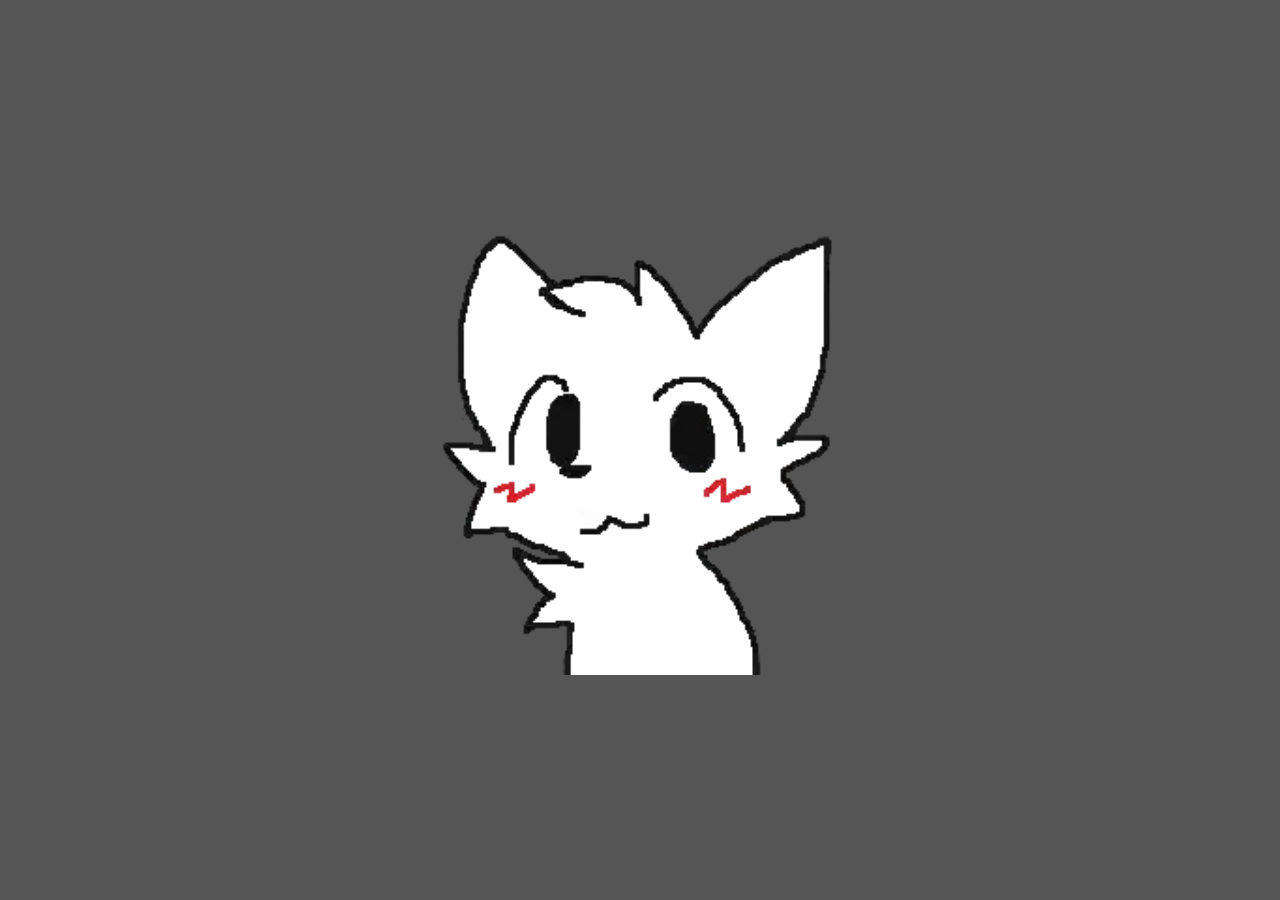
<file: parasocial_silly_cat/index.html>
<!DOCTYPE html>
<html lang="ru">
<head>
  <meta charset="UTF-8">
  <meta name="viewport" content="width=device-width, initial-scale=1">
  <title>Parasocial Silly Cat</title>
  <link rel="icon" href="../favicon.ico">
  <style>
    :root {
      --bg: #555555;
      --fg: #f0f0f0;
      color-scheme: dark;
    }
    * { box-sizing: border-box; }
    html, body { height: 100%; margin: 0; }
    body {
      display: flex;
      flex-direction: column;
      align-items: center;
      justify-content: center;
      gap: 1rem;
      background: var(--bg);
      color: var(--fg);
      font-family: system-ui, -apple-system, "Segoe UI", sans-serif;
      overflow: hidden;
      -webkit-tap-highlight-color: transparent;
    }

    .stage {
      position: relative;
      width: min(70vw, 60vh, 450px);
      aspect-ratio: 1;
      transition: opacity .25s ease;
    }
    /* Пока всё грузится — сцены не видно, потом она плавно появляется */
    body[data-mode="loading"] .stage { opacity: 0; }

    .cat {
      display: block;
      width: 100%;
      height: 100%;
      padding: 0;
      border: 0;
      background: none;
      cursor: pointer;
      border-radius: 12px;
    }
    .cat:disabled { cursor: default; }
    .cat:focus-visible { outline: 3px solid currentColor; outline-offset: 6px; }

    /* Обёртка, которая сплющивается от нижнего края; картинки внутри можно менять не ломая анимацию */
    .sprite {
      position: absolute;
      inset: 0;
      transform-origin: 50% 100%;
      pointer-events: none;
    }
    .sprite > canvas,
    .sprite > img {
      position: absolute;
      inset: 0;
      width: 100%;
      height: 100%;
      object-fit: contain;
      pointer-events: none;
      visibility: hidden;
    }

    /* Что показано сейчас: idle (первый кадр), anim (анимация), hold (замороженный кадр eek) */
    .cat[data-view="idle"] #idle,
    .cat[data-view="hold"] #hold,
    .cat[data-view="anim"] .anim { visibility: visible; }

    /* Рука, гладящая по голове. Позицию можно подправить переменными. */
    .pat {
      --pat-width: 80%;
      --pat-top: -23%;   /* рука ниже */
      --pat-left: 60%;   /* рука правее */
      position: absolute;
      left: var(--pat-left);
      top: var(--pat-top);
      width: var(--pat-width);
      transform: translateX(-50%);
      pointer-events: none;
      visibility: hidden;
    }
    .pat.playing { visibility: visible; }
    .pat img { display: block; width: 100%; height: auto; pointer-events: none; }

    .hint { margin: 0; font-size: .95rem; opacity: .7; text-align: center; padding: 0 1rem; }
    .hint.error { opacity: 1; }

    .sr-only {
      position: absolute;
      width: 1px;
      height: 1px;
      margin: -1px;
      padding: 0;
      overflow: hidden;
      clip: rect(0 0 0 0);
      white-space: nowrap;
      border: 0;
    }
  </style>
</head>
<body data-mode="loading">
  <div class="stage" id="stage">
    <button class="cat" id="cat" type="button" aria-label="Погладить silly cat" data-view="idle" disabled>
      <div class="sprite" id="sprite">
        <canvas id="idle"></canvas>
        <canvas id="hold"></canvas>
        <img class="anim" alt="" draggable="false">
      </div>
    </button>
    <div class="pat" id="pat"><img class="pat-img" alt="" draggable="false"></div>
  </div>
  <p class="hint" id="hint" hidden></p>
  <p class="sr-only" id="status" role="status" aria-live="polite"></p>

  <script>
    (() => {
      'use strict';

      // ---- Конфигурация ----
      const MEOWS = [1, 2, 3, 4].map(n => `sounds/meow_${n}.mp3`);
      const CAT_IMG = 'images/silly_cat_meow.webp';
      const PAT_IMG = 'images/hand_pat.webp';
      const FALLBACK_MS = 1500;
      const COOLDOWN_MS = 450;
      const SQUASH = 0.07;
      const PREP_LEAD_MS = 200;       // за сколько заранее готовим следующую картинку
      const SLOW_HINT_MS = 1500;      // подсказку «Загрузка…» показываем, только если грузится долго

      const EEK_DANCE_2 = 'images/silly_cat_dance_2.webp';
      const EEK_DANCE_1 = 'images/silly_cat_dance_1.webp';
      const EEK_SOUND = 'sounds/the_penis_eek.mp3';
      const SPAM_CLICKS = 8;
      const SPAM_WINDOW_MS = 2000;
      const EEK_LOCK_MS = 300;
      const EEK_PATS = 2;
      const EEK_FALLBACK_MS = 3000;
      const EEK_HOLD_MS = 4000;
      const EEK_DANCE_2_LOOPS = 2;

      // ---- Элементы ----
      const stage = document.getElementById('stage');
      const cat = document.getElementById('cat');
      const sprite = document.getElementById('sprite');
      const idle = document.getElementById('idle');
      const hold = document.getElementById('hold');
      const pat = document.getElementById('pat');
      const hint = document.getElementById('hint');
      const status = document.getElementById('status');
      let anim = sprite.querySelector('.anim');     // img, который подменяется целиком
      let patImg = pat.querySelector('.pat-img');   // то же для руки

      // ---- Состояние ----
      // mode: loading -> idle <-> petting; из idle/petting -> eek -> idle
      let mode = 'loading';
      let eekReady = false;
      let lastMeow = -1;
      let lastClick = 0;
      let clicks = [];
      let patLockUntil = 0;
      let animEpoch = 0;   // поколение #anim: устаревшие async-результаты отбрасываются
      let patEpoch = 0;    // то же для руки
      let meowSource = null;
      let eekSource = null;

      const timers = { cat: new Set(), pat: new Set(), eek: new Set() };
      function later(group, fn, ms) {
        const id = setTimeout(() => { timers[group].delete(id); fn(); }, Math.max(0, ms));
        timers[group].add(id);
      }
      function clearGroup(group) {
        timers[group].forEach(clearTimeout);
        timers[group].clear();
      }

      function setMode(next) {
        mode = next;
        document.body.dataset.mode = next;
      }
      function setView(view) { cat.dataset.view = view; }
      function announce(text) { status.textContent = text; }

      // ---- Предзагруженные ресурсы ----
      const assets = new Map();   // src -> { blob, ms, loops }
      const sounds = new Map();   // src -> AudioBuffer

      const AC = window.AudioContext || window.webkitAudioContext;
      const actx = AC ? new AC() : null;
      function unlockAudio() {
        if (actx && actx.state !== 'running') actx.resume().catch(() => {});
      }

      function fail(src) {
        const err = new Error(`Не удалось загрузить ${src}`);
        err.file = src;
        return err;
      }

      function tag(v, o) {
        return String.fromCharCode(v.getUint8(o), v.getUint8(o + 1), v.getUint8(o + 2), v.getUint8(o + 3));
      }

      // Длительность одного цикла анимированного WebP (мс) и число повторов (0 = бесконечно)
      function webpInfo(buf) {
        const none = { ms: 0, loops: 0 };
        if (buf.byteLength < 12) return none;
        const v = new DataView(buf);
        if (tag(v, 0) !== 'RIFF' || tag(v, 8) !== 'WEBP') return none;
        let off = 12;
        let total = 0;
        let loops = 0;
        let hasAnim = false;
        while (off + 8 <= buf.byteLength) {
          const name = tag(v, off);
          const size = v.getUint32(off + 4, true);
          if (name === 'ANIM' && off + 14 <= buf.byteLength) {
            hasAnim = true;
            loops = v.getUint16(off + 12, true);
          }
          if (name === 'ANMF' && off + 23 <= buf.byteLength) {
            const d = v.getUint8(off + 20) | (v.getUint8(off + 21) << 8) | (v.getUint8(off + 22) << 16);
            total += d <= 10 ? 100 : d; // браузеры трактуют кадры <=10 мс как 100 мс
          }
          off += 8 + size + (size & 1);
        }
        return hasAnim ? { ms: total, loops } : none;
      }

      async function loadImage(src) {
        let buf;
        try {
          const res = await fetch(src);
          if (!res.ok) throw new Error('bad status');
          buf = await res.arrayBuffer();
        } catch {
          throw fail(src);
        }
        const info = webpInfo(buf);
        assets.set(src, { blob: new Blob([buf], { type: 'image/webp' }), ms: info.ms, loops: info.loops });
      }

      async function loadSound(src) {
        if (!actx) return;
        try {
          const res = await fetch(src);
          if (!res.ok) throw new Error('bad status');
          const buf = await res.arrayBuffer();
          const decoded = await new Promise((resolve, reject) => actx.decodeAudioData(buf, resolve, reject));
          sounds.set(src, decoded);
        } catch {
          throw fail(src);
        }
      }

      // Первый кадр картинки
      async function frameOf(blob) {
        if (window.createImageBitmap) {
          try {
            const bmp = await createImageBitmap(blob);
            return { src: bmp, w: bmp.width, h: bmp.height };
          } catch { /* пробуем через Image */ }
        }
        const url = URL.createObjectURL(blob);
        try {
          const img = new Image();
          img.src = url;
          await img.decode();
          return { src: img, w: img.naturalWidth, h: img.naturalHeight };
        } finally {
          URL.revokeObjectURL(url);
        }
      }

      function drawTo(canvas, frame) {
        canvas.width = frame.w;
        canvas.height = frame.h;
        canvas.getContext('2d').drawImage(frame.src, 0, 0);
      }

      const durationOf = (src) => (assets.get(src) && assets.get(src).ms) || 0;
      // Если у WebP конечное число повторов, он замирает на последнем кадре — такой нужно перезапускать
      const needsRestart = (src) => {
        const a = assets.get(src);
        return !!a && a.ms > 0 && a.loops !== 0;
      };

      // ---- Картинки: готовим отдельный <img> вне DOM и подменяем атомарно ----
      // Анимация начинается в момент вставки в DOM, а не раньше,
      // и на экране никогда не бывает пустого кадра.
      async function makeImg(src, className) {
        const img = new Image();
        img.className = className;
        img.alt = '';
        img.draggable = false;
        img.decoding = 'async';
        img._url = URL.createObjectURL(assets.get(src).blob);
        img.src = img._url;
        try { await img.decode(); } catch { /* покажем как есть */ }
        return img;
      }

      function swapAnim(img) {
        anim.replaceWith(img);
        if (anim._url) URL.revokeObjectURL(anim._url);
        anim = img;
        setView('anim');
      }

      function swapPat(img) {
        patImg.replaceWith(img);
        if (patImg._url) URL.revokeObjectURL(patImg._url);
        patImg = img;
        pat.classList.add('playing');
      }

      // Подготовить заранее (за lead мс) и применить ровно в нужный момент
      function scheduleAhead(group, atMs, lead, make, apply) {
        let pending = null;
        const prepare = () => pending || (pending = make());
        later(group, prepare, atMs - lead);
        later(group, async () => apply(await prepare()), atMs);
      }

      // ---- Звук ----
      function playBuffer(buffer) {
        if (!actx || !buffer) return null;
        const source = actx.createBufferSource();
        source.buffer = buffer;
        source.connect(actx.destination);
        source.start();
        return source;
      }
      function stopSource(source) {
        if (!source) return;
        try { source.stop(); } catch { /* уже остановлен */ }
      }

      function pickMeow() {
        const ready = MEOWS.map((_, i) => i).filter((i) => sounds.has(MEOWS[i]));
        if (!ready.length) return null;
        let i;
        do { i = ready[Math.floor(Math.random() * ready.length)]; }
        while (i === lastMeow && ready.length > 1);
        lastMeow = i;
        return sounds.get(MEOWS[i]);
      }

      function playMeow() {
        stopSource(meowSource);
        meowSource = playBuffer(pickMeow());
      }

      // ---- Поглаживание ----
      function startPat(ms, img) {
        swapPat(img);
        const opts = { duration: ms, easing: 'ease-in-out' };
        const drop = stage.offsetHeight * SQUASH;
        sprite.animate([
          { transform: 'scaleY(1)' },
          { transform: `scaleY(${1 - SQUASH})` },
          { transform: 'scaleY(1)' }
        ], opts);
        pat.animate([
          { transform: 'translateX(-50%) translateY(0)' },
          { transform: `translateX(-50%) translateY(${drop}px)` },
          { transform: 'translateX(-50%) translateY(0)' }
        ], opts);
      }

      function fitPats() {
        const catMs = durationOf(CAT_IMG);
        const patMs = durationOf(PAT_IMG);
        return catMs && patMs ? Math.max(1, Math.floor(catMs / patMs)) : 1;
      }

      function resetPats() {
        clearGroup('pat');
        [sprite, pat].forEach((el) => el.getAnimations().forEach((a) => a.cancel()));
        pat.classList.remove('playing');
      }

      function backToIdle() {
        if (mode !== 'petting') return;
        setView('idle');
        setMode('idle');
      }

      // withCat = true: обычное поглаживание (кот мяукает + рука),
      // false: только рука поверх текущего кадра (во время eek)
      async function runPats(count, withCat) {
        const pEpoch = ++patEpoch;
        const jobs = [makeImg(PAT_IMG, 'pat-img')];
        let aEpoch = 0;
        if (withCat) {
          aEpoch = ++animEpoch;
          jobs.push(makeImg(CAT_IMG, 'anim'));
        }
        const [patNew, catNew] = await Promise.all(jobs);
        // Пока готовились картинки, ситуация могла измениться
        if (pEpoch !== patEpoch || (withCat && aEpoch !== animEpoch)) return;

        // Дальше всё синхронно, поэтому между кадрами экрана ничего не «моргает»
        resetPats();
        const ms = durationOf(PAT_IMG) || FALLBACK_MS;

        if (withCat) {
          clearGroup('cat');
          setMode('petting');
          swapAnim(catNew);
          later('cat', backToIdle, durationOf(CAT_IMG) || FALLBACK_MS);
        }

        startPat(ms, patNew);
        for (let i = 1; i < count; i++) {
          scheduleAhead(
            'pat', i * ms, Math.min(PREP_LEAD_MS, ms / 2),
            () => makeImg(PAT_IMG, 'pat-img'),
            (img) => { if (pEpoch === patEpoch) startPat(ms, img); }
          );
        }
        later('pat', () => pat.classList.remove('playing'), count * ms);
      }

      // ---- Режим eek ----
      function startEek() {
        setMode('eek');
        announce('Кот разошёлся и танцует.');
        resetPats();
        clearGroup('cat');
        clearGroup('eek');
        stopSource(meowSource);
        stopSource(eekSource);
        const epoch = ++animEpoch;
        ++patEpoch;
        patLockUntil = performance.now() + EEK_LOCK_MS;

        const d2 = durationOf(EEK_DANCE_2) || FALLBACK_MS;
        const d1 = durationOf(EEK_DANCE_1) || FALLBACK_MS;
        const buffer = sounds.get(EEK_SOUND);
        const audioMs = buffer ? buffer.duration * 1000 : EEK_FALLBACK_MS;

        const dance2Total = EEK_HOLD_MS + d2 * EEK_DANCE_2_LOOPS;
        const tailMs = Math.max(d1, audioMs - dance2Total);
        const endMs = Math.max(dance2Total + tailMs, audioMs);

        const show = (src, atMs) => scheduleAhead(
          'eek', atMs, PREP_LEAD_MS,
          () => makeImg(src, 'anim'),
          (img) => { if (epoch === animEpoch) swapAnim(img); }
        );

        // 1) Замороженный первый кадр dance_2 (уже нарисован на canvas #hold)
        setView('hold');
        eekSource = playBuffer(buffer);

        // 2) После паузы — dance_2 нужное число раз
        show(EEK_DANCE_2, EEK_HOLD_MS);
        if (needsRestart(EEK_DANCE_2)) {
          for (let t = EEK_HOLD_MS + d2; t < dance2Total; t += d2) show(EEK_DANCE_2, t);
        }

        // 3) Затем dance_1 до конца музыки
        show(EEK_DANCE_1, dance2Total);
        if (needsRestart(EEK_DANCE_1)) {
          for (let t = dance2Total + d1; t < endMs; t += d1) show(EEK_DANCE_1, t);
        }

        // 4) Завершение режима
        later('eek', endEek, endMs);
      }

      function endEek() {
        if (mode !== 'eek') return;
        clearGroup('eek');
        stopSource(eekSource);
        eekSource = null;
        ++animEpoch;
        ++patEpoch;
        resetPats();
        setView('idle');
        setMode('idle');
        announce('Кот успокоился.');
      }

      // ---- Ввод ----
      // Удержание Enter не должно генерировать поток кликов и случайно включать eek
      cat.addEventListener('keydown', (e) => {
        if (e.repeat) e.preventDefault();
      });

      cat.addEventListener('click', () => {
        if (mode === 'loading') return;
        unlockAudio();

        const now = performance.now();
        clicks = clicks.filter((t) => now - t < SPAM_WINDOW_MS);
        clicks.push(now);
        if (mode !== 'eek' && eekReady && clicks.length >= SPAM_CLICKS) {
          clicks = [];
          startEek();
        }

        if (now - lastClick < COOLDOWN_MS) return;
        lastClick = now;

        if (mode === 'eek') {
          if (now < patLockUntil) return;
          runPats(EEK_PATS, false);
          return;
        }
        runPats(fitPats(), true);
        playMeow();
      });

      // ---- Предзагрузка и старт ----
      async function init() {
        // Текст показываем только если загрузка затянулась, чтобы он не мелькал на быстрой загрузке
        const slowTimer = setTimeout(() => {
          if (mode === 'loading') {
            hint.textContent = 'Загрузка…';
            hint.hidden = false;
          }
        }, SLOW_HINT_MS);

        const quiet = (p) => { p.catch(() => {}); return p; };

        const catJob = quiet(loadImage(CAT_IMG));
        const patJob = quiet(loadImage(PAT_IMG));
        const meowJobs = MEOWS.map((src) => quiet(loadSound(src)));

        // Ресурсы eek догружаются в фоне; пока их нет, режим не включается
        const dance1Job = quiet(loadImage(EEK_DANCE_1));
        const dance2Job = quiet(
          loadImage(EEK_DANCE_2)
            .then(() => frameOf(assets.get(EEK_DANCE_2).blob))
            .then((frame) => drawTo(hold, frame))
        );
        const eekSoundJob = quiet(loadSound(EEK_SOUND));
        Promise.allSettled([dance1Job, dance2Job, eekSoundJob]).then((results) => {
          // звук необязателен, картинки — обязательны
          eekReady = results[0].status === 'fulfilled' && results[1].status === 'fulfilled';
        });

        try {
          await Promise.all([catJob, patJob]);
          const frame = await frameOf(assets.get(CAT_IMG).blob);
          stage.style.aspectRatio = `${frame.w} / ${frame.h}`;
          drawTo(idle, frame);
          await Promise.allSettled(meowJobs); // чтобы первый клик сразу мяукал
        } catch (err) {
          clearTimeout(slowTimer);
          hint.textContent = (err && err.file)
            ? `Не удалось загрузить файл: ${err.file}. Проверь файлы и запускай через HTTP-сервер.`
            : 'Не удалось подготовить картинку кота. Проверь файлы и запускай через HTTP-сервер.';
          hint.classList.add('error');
          hint.hidden = false;
          return;
        }

        clearTimeout(slowTimer);
        hint.hidden = true;
        setView('idle');
        setMode('idle');   // сцена плавно проявляется (см. CSS)
        cat.disabled = false;
      }

      init();
    })();
  </script>
</body>
</html>
</file>
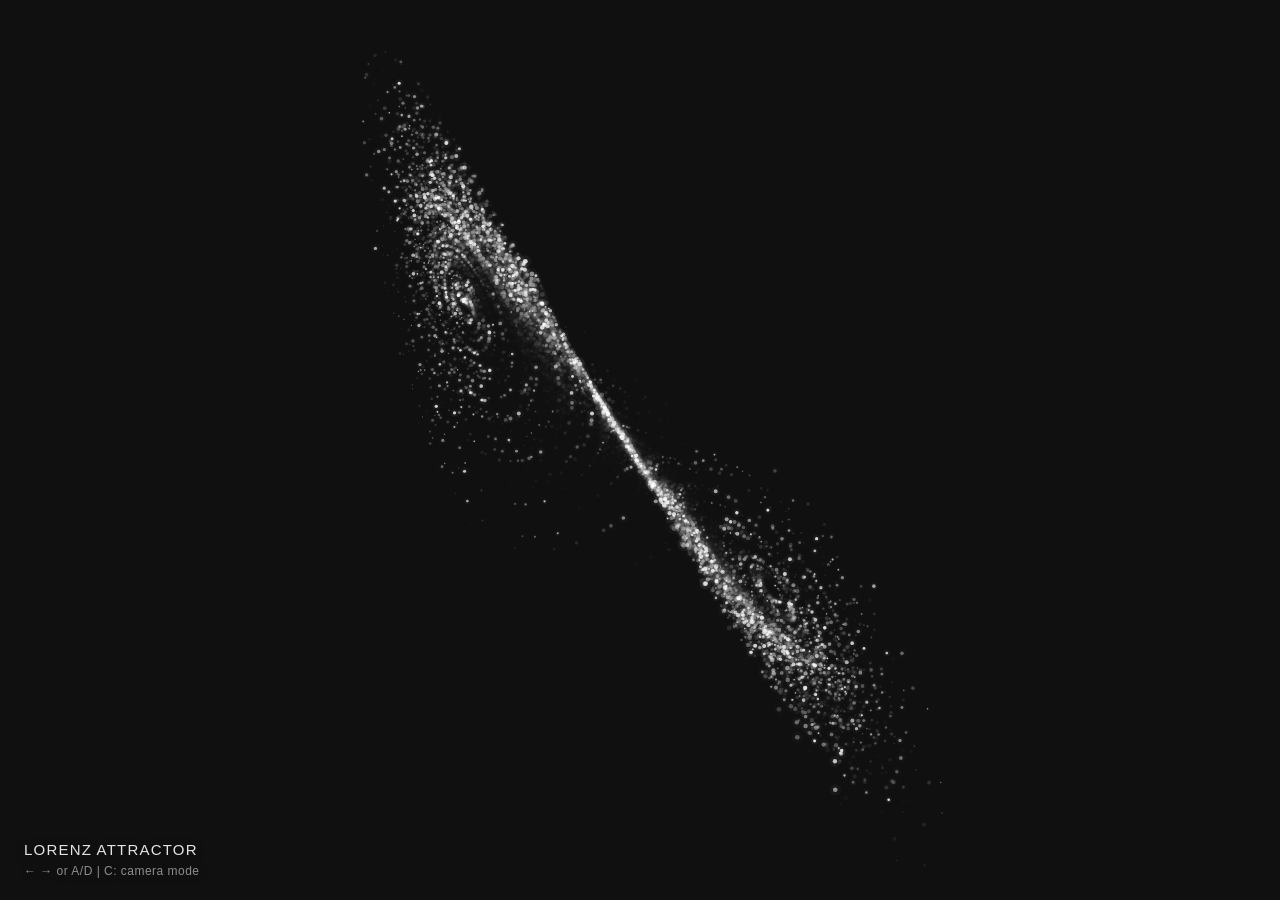
<file: strange_attractors/index.html>
<!DOCTYPE html>
<html lang="ru">
<head>
  <meta charset="UTF-8">
  <meta name="viewport" content="width=device-width, initial-scale=1.0">
  <meta name="color-scheme" content="dark">
  <meta name="theme-color" content="#101010">
  <link rel="icon" href="../favicon.ico" type="image/x-icon">
  <title>Strange Attractors</title>
  <link rel="stylesheet" href="style.css">
</head>
<body>
  <canvas aria-hidden="true"></canvas>
  <div class="attractor-label" aria-live="polite">
    <p class="attractor-label__title">Lorenz Attractor</p>
    <p class="attractor-label__hint">← → or A/D | C: camera mode</p>
  </div>
  <div class="camera-mode-panel" aria-hidden="true">
    <dl class="camera-mode-panel__list">
      <dt>LMB</dt><dd>rotate</dd>
      <dt>RMB / MMB</dt><dd>pan</dd>
      <dt>Wheel</dt><dd>zoom</dd>
      <dt>Double LMB</dt><dd>reset</dd>
    </dl>
  </div>
  <script type="module" src="js/main.js"></script>
</body>
</html>
</file>
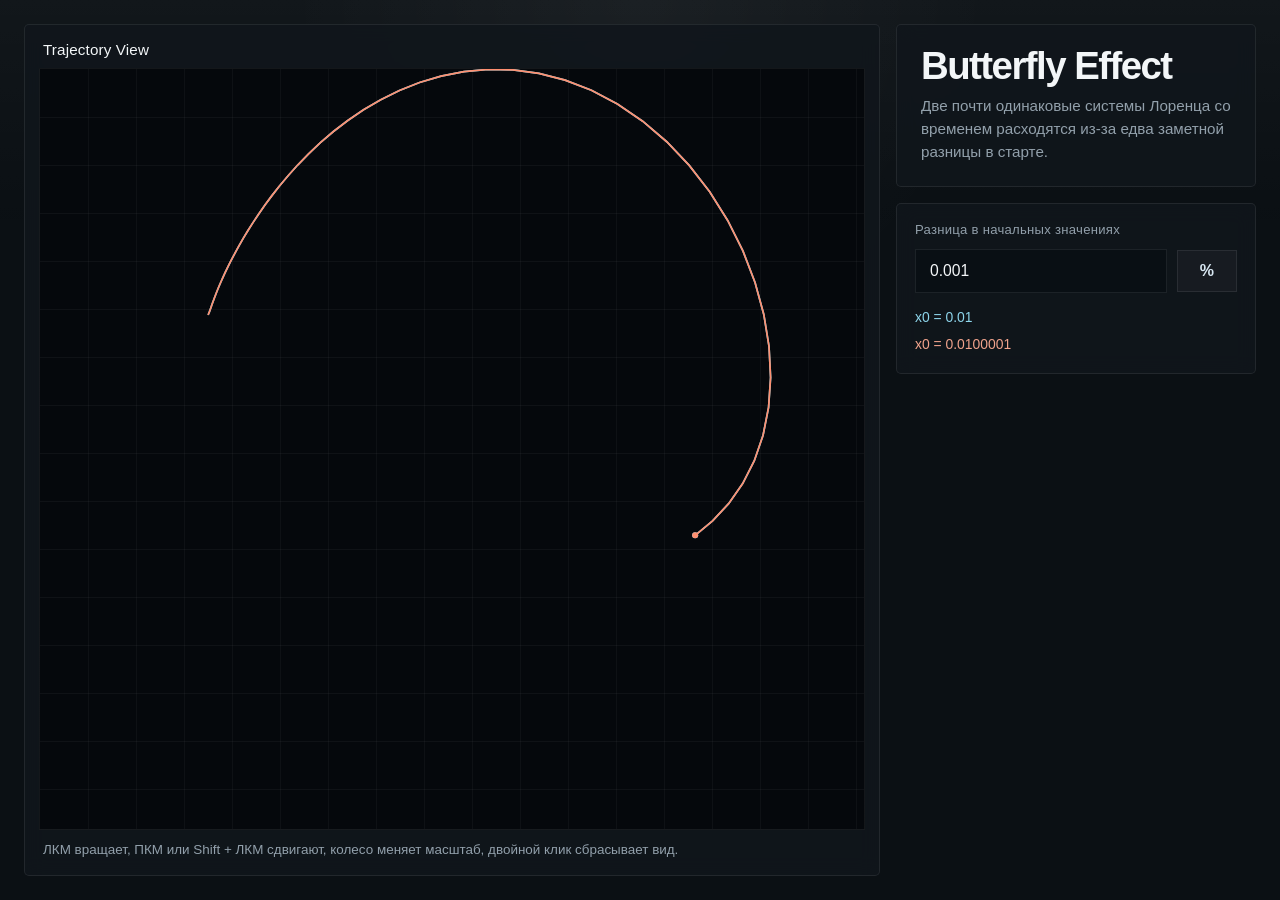
<file: _trash/butterfly_effect/index.html>
<!DOCTYPE html>
<html lang="ru">
<head>
  <meta charset="UTF-8">
  <meta name="viewport" content="width=device-width, initial-scale=1.0">
  <meta name="color-scheme" content="dark">
  <meta name="theme-color" content="#04131b">
  <link rel="icon" href="../favicon.ico" type="image/x-icon">
  <title>Butterfly Effect</title>
  <style>
    :root {
      color-scheme: dark;
      --bg: #0b1014;
      --panel: rgba(16, 22, 28, 0.88);
      --panel-border: rgba(255, 255, 255, 0.08);
      --text: #f3f6f8;
      --muted: #92a0ab;
      --accent: #d8e7f2;
      --cyan: #8ed6ec;
      --coral: #f2a48d;
    }

    * {
      box-sizing: border-box;
    }

    body {
      margin: 0;
      min-height: 100vh;
      font-family: "Segoe UI", "Helvetica Neue", Arial, sans-serif;
      color: var(--text);
      background:
        radial-gradient(circle at top, rgba(255, 255, 255, 0.04), transparent 32%),
        var(--bg);
      overflow: hidden;
    }

    body::before {
      content: "";
      position: fixed;
      inset: 0;
      pointer-events: none;
      background: linear-gradient(180deg, rgba(255, 255, 255, 0.03), transparent 26%);
      opacity: 1;
    }

    .shell {
      position: relative;
      height: 100vh;
      padding: 24px;
      display: grid;
      grid-template-columns: minmax(0, 1.35fr) minmax(280px, 360px);
      gap: 16px;
      overflow: hidden;
    }

    .sidebar {
      display: grid;
      gap: 16px;
      align-items: start;
      align-content: start;
      min-width: 0;
    }

    .hero,
    .controls,
    .plot-card {
      border: 1px solid var(--panel-border);
      background: var(--panel);
      backdrop-filter: blur(10px);
      border-radius: 5px;
    }

    .hero {
      padding: 22px 24px;
    }

    h1 {
      margin: 0;
      font-size: clamp(1.7rem, 3vw, 2.5rem);
      line-height: 1;
      font-weight: 600;
      letter-spacing: -0.04em;
    }

    .hero p {
      margin: 10px 0 0;
      max-width: 48ch;
      color: var(--muted);
      line-height: 1.5;
      font-size: 0.95rem;
    }

    .controls {
      padding: 18px;
      display: grid;
      gap: 12px;
      align-content: start;
    }

    label {
      font-size: 0.82rem;
      letter-spacing: 0.02em;
      color: var(--muted);
    }

    .field-row {
      display: grid;
      grid-template-columns: 1fr auto;
      gap: 10px;
      align-items: center;
    }

    input {
      width: 100%;
      padding: 12px 14px;
      border: 1px solid rgba(255, 255, 255, 0.08);
      background: rgba(4, 8, 12, 0.42);
      color: var(--text);
      font: inherit;
      font-size: 0.98rem;
      outline: none;
      transition: border-color 0.2s ease, background-color 0.2s ease;
    }

    input:focus {
      border-color: rgba(216, 231, 242, 0.42);
      background: rgba(4, 8, 12, 0.62);
    }

    .unit {
      padding: 11px 12px;
      color: var(--accent);
      border: 1px solid rgba(255, 255, 255, 0.08);
      background: rgba(255, 255, 255, 0.03);
      min-width: 60px;
      text-align: center;
      font-weight: 600;
    }

    .hint,
    .stats {
      margin: 0;
      color: var(--muted);
      line-height: 1.5;
    }

    .stats {
      display: grid;
      gap: 6px;
      padding-top: 2px;
    }

    .seed-line {
      font-size: 0.87rem;
      font-weight: 500;
      letter-spacing: 0;
    }

    .seed-line.base {
      color: var(--cyan);
    }

    .seed-line.variant {
      color: var(--coral);
    }

    .visuals {
      min-height: 0;
      display: block;
      overflow: hidden;
    }

    .plot-card {
      padding: 14px;
      display: grid;
      grid-template-rows: auto minmax(0, 1fr) auto;
      gap: 10px;
      min-height: 0;
      height: 100%;
      overflow: hidden;
    }

    .plot-head {
      display: flex;
      align-items: baseline;
      justify-content: space-between;
      gap: 12px;
      padding: 2px 4px 0;
    }

    .plot-title {
      margin: 0;
      letter-spacing: 0.01em;
      font-size: 0.95rem;
      font-weight: 500;
      color: var(--text);
    }

    .seed {
      color: var(--muted);
      font-size: 0.85rem;
    }

    canvas {
      width: 100%;
      height: 100%;
      min-height: 0;
      display: block;
      border: 1px solid rgba(255, 255, 255, 0.06);
      background:
        linear-gradient(180deg, rgba(8, 12, 16, 0.9), rgba(5, 8, 12, 0.98));
      cursor: grab;
    }

    canvas:active {
      cursor: grabbing;
    }

    .caption {
      color: var(--muted);
      font-size: 0.84rem;
      line-height: 1.45;
      padding: 0 4px 2px;
    }

    @media (max-width: 980px) {
      body {
        overflow: auto;
      }

      .shell {
        height: auto;
        min-height: 100vh;
        overflow: visible;
        grid-template-columns: 1fr;
      }

      .shell {
        padding: 16px;
      }

      canvas {
        min-height: 360px;
      }
    }
  </style>
</head>
<body>
  <main class="shell">
    <section class="visuals">
      <article class="plot-card">
        <div class="plot-head">
          <h2 class="plot-title">Trajectory View</h2>
        </div>
        <canvas id="canvasPlane"></canvas>
        <div class="caption">ЛКМ вращает, ПКМ или Shift + ЛКМ сдвигают, колесо меняет масштаб, двойной клик сбрасывает вид.</div>
      </article>
    </section>

    <section class="sidebar">
      <div class="hero">
        <h1>Butterfly Effect</h1>
        <p>
          Две почти одинаковые системы Лоренца со временем расходятся из-за едва заметной разницы в старте.
        </p>
      </div>

      <div class="controls">
        <label for="deltaPercent">Разница в начальных значениях</label>
        <div class="field-row">
          <input id="deltaPercent" type="number" min="0" max="10" step="0.0001" value="0.001" inputmode="decimal">
          <div class="unit">%</div>
        </div>
        <div class="stats" id="stats">
          <span class="seed-line base" id="seedA">x0 = 0.01000</span>
          <span class="seed-line variant" id="seedB">x0 = 0.01000</span>
        </div>
      </div>
    </section>
  </main>

  <script>
    const SIGMA = 10;
    const RHO = 28;
    const BETA = 8 / 3;
    const DT = 0.0075;
    const STEPS_PER_FRAME = 3;
    const MAX_POINTS = 2200;
    const BASE_STATE = { x: 0.01, y: 1, z: 1.05 };
    const DEFAULT_VIEW = {
      zoom: 800,
      distance: 64,
      yaw: -0.7,
      pitch: 0.42,
      target: { x: 0, y: 0, z: 24 }
    };
    const VIEW = {
      zoom: DEFAULT_VIEW.zoom,
      distance: DEFAULT_VIEW.distance,
      yaw: DEFAULT_VIEW.yaw,
      pitch: DEFAULT_VIEW.pitch,
      target: { ...DEFAULT_VIEW.target }
    };

    const input = document.getElementById("deltaPercent");
    const stats = document.getElementById("stats");
    const seedA = document.getElementById("seedA");
    const seedB = document.getElementById("seedB");

    function createRenderer(canvas) {
      const ctx = canvas.getContext("2d");

      function resize() {
        const ratio = window.devicePixelRatio || 1;
        const width = canvas.clientWidth;
        const height = canvas.clientHeight;
        canvas.width = Math.floor(width * ratio);
        canvas.height = Math.floor(height * ratio);
        ctx.setTransform(ratio, 0, 0, ratio, 0, 0);
      }

      resize();
      window.addEventListener("resize", resize);
      return { canvas, ctx, resize };
    }

    function derivatives(point) {
      return {
        x: SIGMA * (point.y - point.x),
        y: point.x * (RHO - point.z) - point.y,
        z: point.x * point.y - BETA * point.z
      };
    }

    function stepLorenz(point) {
      const k1 = derivatives(point);
      const k2 = derivatives({
        x: point.x + (k1.x * DT) / 2,
        y: point.y + (k1.y * DT) / 2,
        z: point.z + (k1.z * DT) / 2
      });
      const k3 = derivatives({
        x: point.x + (k2.x * DT) / 2,
        y: point.y + (k2.y * DT) / 2,
        z: point.z + (k2.z * DT) / 2
      });
      const k4 = derivatives({
        x: point.x + k3.x * DT,
        y: point.y + k3.y * DT,
        z: point.z + k3.z * DT
      });

      point.x += (DT / 6) * (k1.x + 2 * k2.x + 2 * k3.x + k4.x);
      point.y += (DT / 6) * (k1.y + 2 * k2.y + 2 * k3.y + k4.y);
      point.z += (DT / 6) * (k1.z + 2 * k2.z + 2 * k3.z + k4.z);
    }

    function project(point, width, height) {
      const cosY = Math.cos(VIEW.yaw);
      const sinY = Math.sin(VIEW.yaw);
      const cosP = Math.cos(VIEW.pitch);
      const sinP = Math.sin(VIEW.pitch);
      const relative = {
        x: point.x - VIEW.target.x,
        y: point.y - VIEW.target.y,
        z: point.z - VIEW.target.z
      };

      const x1 = relative.x * cosY - relative.z * sinY;
      const z1 = relative.x * sinY + relative.z * cosY;
      const y1 = relative.y * cosP - z1 * sinP;
      const z2 = relative.y * sinP + z1 * cosP;
      const depth = Math.max(18, VIEW.distance + z2);
      const perspective = VIEW.zoom / depth;

      return {
        x: width / 2 + x1 * perspective,
        y: height / 2 - y1 * perspective
      };
    }

    const plane = createRenderer(document.getElementById("canvasPlane"));
    const systems = [
      { stroke: "#72e1ff", points: [], sim: { ...BASE_STATE } },
      { stroke: "#ff8f70", points: [], sim: { ...BASE_STATE } }
    ];
    const interaction = {
      pointerId: null,
      mode: null,
      x: 0,
      y: 0
    };

    function resetView() {
      VIEW.zoom = DEFAULT_VIEW.zoom;
      VIEW.distance = DEFAULT_VIEW.distance;
      VIEW.yaw = DEFAULT_VIEW.yaw;
      VIEW.pitch = DEFAULT_VIEW.pitch;
      VIEW.target = { ...DEFAULT_VIEW.target };
    }

    function getPanBasis() {
      const cosY = Math.cos(VIEW.yaw);
      const sinY = Math.sin(VIEW.yaw);
      const cosP = Math.cos(VIEW.pitch);
      const sinP = Math.sin(VIEW.pitch);

      return {
        right: { x: cosY, y: 0, z: -sinY },
        up: { x: sinY * sinP, y: cosP, z: cosY * sinP }
      };
    }

    function panView(deltaX, deltaY, width, height) {
      const { right, up } = getPanBasis();
      const panScale = VIEW.distance / Math.min(width, height);

      VIEW.target.x += (-deltaX * right.x + deltaY * up.x) * panScale;
      VIEW.target.y += (-deltaX * right.y + deltaY * up.y) * panScale;
      VIEW.target.z += (-deltaX * right.z + deltaY * up.z) * panScale;
    }

    function drawAxes(ctx, width, height) {
      ctx.strokeStyle = "rgba(255, 255, 255, 0.04)";
      ctx.lineWidth = 1;
      for (let x = 48.5; x < width; x += 48) {
        ctx.beginPath();
        ctx.moveTo(x, 0);
        ctx.lineTo(x, height);
        ctx.stroke();
      }
      for (let y = 48.5; y < height; y += 48) {
        ctx.beginPath();
        ctx.moveTo(0, y);
        ctx.lineTo(width, y);
        ctx.stroke();
      }
    }

    function draw() {
      const { ctx, canvas } = plane;
      const width = canvas.clientWidth;
      const height = canvas.clientHeight;

      ctx.clearRect(0, 0, width, height);
      ctx.fillStyle = "rgba(5, 8, 12, 1)";
      ctx.fillRect(0, 0, width, height);
      drawAxes(ctx, width, height);

      systems.forEach((system) => {
        if (system.points.length < 2) {
          return;
        }

        ctx.beginPath();
        system.points.forEach((point, index) => {
          const projected = project(point, width, height);
          if (index === 0) {
            ctx.moveTo(projected.x, projected.y);
          } else {
            ctx.lineTo(projected.x, projected.y);
          }
        });
        ctx.strokeStyle = system.stroke;
        ctx.lineWidth = 1.7;
        ctx.stroke();

        const head = project(system.points[system.points.length - 1], width, height);
        ctx.beginPath();
        ctx.arc(head.x, head.y, 3, 0, Math.PI * 2);
        ctx.fillStyle = system.stroke;
        ctx.fill();
      });
    }

    function formatSeed(value) {
      return value.toFixed(10).replace(/0+$/, "").replace(/\.$/, "");
    }

    function resetSimulation() {
      const percent = Math.max(0, Number.parseFloat(input.value) || 0);
      const delta = BASE_STATE.x * (percent / 100);

      systems[0].sim = { ...BASE_STATE };
      systems[1].sim = { ...BASE_STATE, x: BASE_STATE.x + delta };
      systems[0].points = [];
      systems[1].points = [];

      seedA.textContent = "x0 = " + formatSeed(systems[0].sim.x);
      seedB.textContent = "x0 = " + formatSeed(systems[1].sim.x);
      draw();
    }

    function tick(system) {
      for (let step = 0; step < STEPS_PER_FRAME; step += 1) {
        stepLorenz(system.sim);
        system.points.push({ ...system.sim });
        if (system.points.length > MAX_POINTS) {
          system.points.shift();
        }
      }
    }

    function animate() {
      tick(systems[0]);
      tick(systems[1]);
      draw();
      requestAnimationFrame(animate);
    }

    plane.canvas.addEventListener("contextmenu", (event) => {
      event.preventDefault();
    });

    plane.canvas.addEventListener("pointerdown", (event) => {
      if (interaction.pointerId !== null) {
        return;
      }

      interaction.pointerId = event.pointerId;
      interaction.mode = event.button === 1 || event.button === 2 || event.shiftKey ? "pan" : "orbit";
      interaction.x = event.clientX;
      interaction.y = event.clientY;
      plane.canvas.setPointerCapture(event.pointerId);
    });

    plane.canvas.addEventListener("pointermove", (event) => {
      if (interaction.pointerId !== event.pointerId) {
        return;
      }

      const deltaX = event.clientX - interaction.x;
      const deltaY = event.clientY - interaction.y;
      interaction.x = event.clientX;
      interaction.y = event.clientY;

      if (interaction.mode === "orbit") {
        VIEW.yaw += deltaX * 0.009;
        VIEW.pitch += deltaY * 0.0065;
        VIEW.pitch = Math.max(-1.45, Math.min(1.45, VIEW.pitch));
        return;
      }

      panView(deltaX, deltaY, plane.canvas.clientWidth, plane.canvas.clientHeight);
    });

    function endInteraction(event) {
      if (interaction.pointerId !== event.pointerId) {
        return;
      }

      if (plane.canvas.hasPointerCapture(event.pointerId)) {
        plane.canvas.releasePointerCapture(event.pointerId);
      }

      interaction.pointerId = null;
      interaction.mode = null;
    }

    plane.canvas.addEventListener("pointerup", endInteraction);
    plane.canvas.addEventListener("pointercancel", endInteraction);

    plane.canvas.addEventListener("wheel", (event) => {
      event.preventDefault();

      const zoomFactor = Math.exp(-event.deltaY * 0.0012);
      VIEW.zoom = Math.max(180, Math.min(1800, VIEW.zoom * zoomFactor));
      VIEW.distance = Math.max(32, Math.min(150, VIEW.distance / Math.sqrt(zoomFactor)));
    }, { passive: false });

    plane.canvas.addEventListener("dblclick", () => {
      resetView();
    });

    input.addEventListener("input", resetSimulation);

    resetView();
    resetSimulation();
    animate();
  </script>
</body>
</html>
</file>
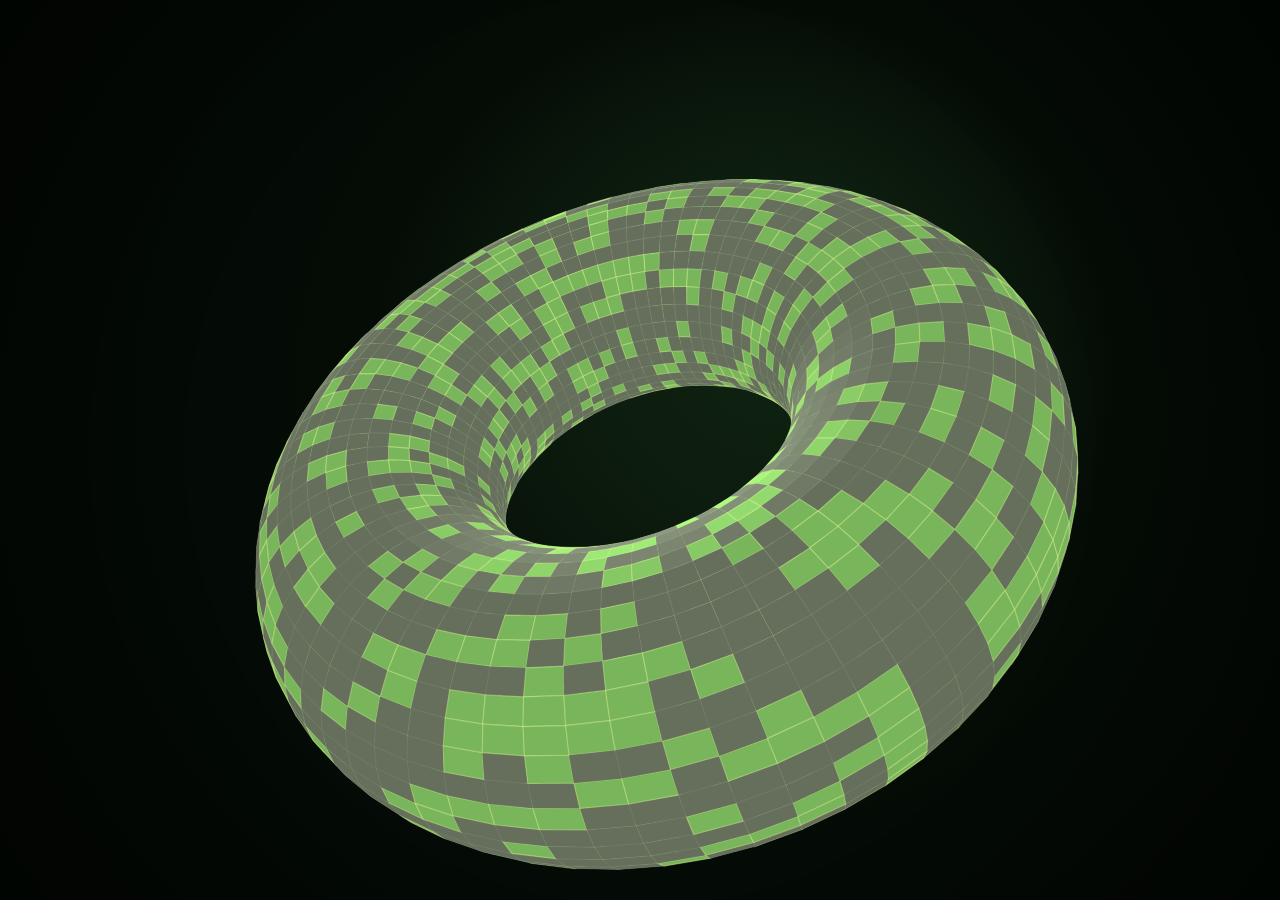
<file: _trash/game_of_life_on_toroid_cpu/index.html>
<!DOCTYPE html>
<html lang="ru">
<head>
  <meta charset="UTF-8">
  <meta name="viewport" content="width=device-width, initial-scale=1.0">
  <meta name="color-scheme" content="dark">
  <meta name="theme-color" content="#071108">
  <link rel="icon" href="../favicon.ico" type="image/x-icon">
  <title>GoLoT CPU</title>
  <style>
    :root {
      color-scheme: dark;
      --bg: #071108;
      --bg-deep: #030704;
      --panel: rgba(5, 16, 7, 0.9);
      --panel-border: rgba(111, 255, 145, 0.25);
      --text: #9affb0;
      --muted: #5da86a;
      --accent: #d4ff63;
      --accent-strong: #7cff98;
      --glass: rgba(13, 31, 15, 0.82);
      --shadow: rgba(60, 255, 110, 0.12);
    }

    * {
      box-sizing: border-box;
    }

    body {
      margin: 0;
      height: 100vh;
      height: 100svh;
      height: 100dvh;
      min-height: 100vh;
      min-height: 100svh;
      min-height: 100dvh;
      font-family: "Courier New", "Lucida Console", monospace;
      color: var(--text);
      background:
        radial-gradient(circle at top, rgba(119, 255, 144, 0.11), transparent 32%),
        radial-gradient(circle at bottom, rgba(230, 255, 123, 0.08), transparent 28%),
        linear-gradient(180deg, var(--bg-deep), var(--bg));
      overflow: hidden;
      text-shadow: 0 0 10px rgba(122, 255, 151, 0.18);
      position: relative;
    }

    body::before {
      content: "";
      position: fixed;
      inset: 0;
      pointer-events: none;
      background:
        repeating-linear-gradient(
          180deg,
          rgba(120, 255, 143, 0.045) 0,
          rgba(120, 255, 143, 0.045) 1px,
          transparent 1px,
          transparent 4px
        );
      opacity: 0.5;
      mix-blend-mode: screen;
    }

    body::after {
      content: "";
      position: fixed;
      inset: 0;
      pointer-events: none;
      background:
        radial-gradient(circle at center, transparent 58%, rgba(0, 0, 0, 0.38) 100%);
    }

    .scene {
      position: relative;
      height: 100vh;
      height: 100svh;
      height: 100dvh;
      min-height: 100vh;
      min-height: 100svh;
      min-height: 100dvh;
      background:
        linear-gradient(90deg, rgba(30, 72, 34, 0.1) 1px, transparent 1px),
        linear-gradient(rgba(30, 72, 34, 0.1) 1px, transparent 1px);
      background-size: 32px 32px;
    }

    canvas {
      display: block;
      width: 100%;
      height: 100%;
      min-height: 100%;
      cursor: grab;
      filter: drop-shadow(0 0 20px rgba(98, 255, 115, 0.12));
    }

    canvas.dragging {
      cursor: grabbing;
    }

    @media (orientation: portrait) {
      body {
        background:
          radial-gradient(circle at top, rgba(119, 255, 144, 0.14), transparent 42%),
          radial-gradient(circle at bottom, rgba(230, 255, 123, 0.1), transparent 34%),
          linear-gradient(180deg, var(--bg-deep), var(--bg));
      }

      .scene {
        background-size: 24px 24px;
      }
    }

  </style>
</head>
<body>
  <main class="scene">
    <canvas id="scene"></canvas>
  </main>

  <script>
    const canvas = document.getElementById("scene");
    const ctx = canvas.getContext("2d");

    const GRID = {
      majorSegments: 72,
      minorSegments: 40
    };

    const SCENE_BASE = {
      majorRadius: 182,
      minorRadius: 80,
      cameraDistance: 640,
      projectionScale: 760
    };

    const SIMULATION = {
      stepMs: 800,
      autoRotationSpeed: { x: 0.00009, y: 0.00013, z: 0.00007 }
    };

    const INTERACTION = {
      arcballSmoothing: 0.012,
      arcballSensitivity: 1.65,
      panSensitivity: 1,
      zoomStep: 0.0012,
      minZoom: 0.55,
      maxZoom: 2.4
    };

    const VISUALS = {
      lightDirection: normalize({ x: -0.45, y: -0.9, z: 1 }),
      aliveBaseColor: [171, 255, 128],
      deadBaseColor: [143, 155, 130],
      aliveStroke: "rgba(234, 255, 153, 0.34)",
      deadStroke: "rgba(170, 196, 159, 0.14)"
    };

    const POINTER_MODE = {
      PAN: "pan",
      ROTATE: "rotate"
    };

    const majorSegments = GRID.majorSegments;
    const minorSegments = GRID.minorSegments;
    const vertexCount = majorSegments * minorSegments;
    const cellCount = vertexCount;
    const initialViewQuaternion = quaternionFromEuler({ x: -0.78, y: 0.3, z: 0 });

    const majorCos = new Float32Array(majorSegments);
    const majorSin = new Float32Array(majorSegments);
    const minorCos = new Float32Array(minorSegments);
    const minorSin = new Float32Array(minorSegments);
    const majorCenterCos = new Float32Array(majorSegments);
    const majorCenterSin = new Float32Array(majorSegments);
    const minorCenterCos = new Float32Array(minorSegments);
    const minorCenterSin = new Float32Array(minorSegments);
    const prevMajorIndex = new Uint16Array(majorSegments);
    const nextMajorIndex = new Uint16Array(majorSegments);
    const prevMinorIndex = new Uint16Array(minorSegments);
    const nextMinorIndex = new Uint16Array(minorSegments);

    const tempBuildPoint = { x: 0, y: 0, z: 0 };
    const tempBuildNormal = { x: 0, y: 0, z: 0 };

    const cellTemplates = createCellTemplates();
    const renderCells = createRenderCells();
    const state = createInitialState();

    initializeLookupTables();

    function createInitialState() {
      return {
        width: 0,
        height: 0,
        centerX: 0,
        centerY: 0,
        viewQuaternion: initialViewQuaternion,
        targetViewQuaternion: initialViewQuaternion,
        spinRotation: { x: 0, y: 0, z: 0.18 },
        spinTransform: { cx: 1, sx: 0, cy: 1, sy: 0, cz: 1, sz: 0 },
        autoRotation: { ...SIMULATION.autoRotationSpeed },
        running: true,
        dragging: false,
        dragMode: null,
        lastArcballVector: { x: 0, y: 0, z: 1 },
        lastPointer: { x: 0, y: 0 },
        panOffset: { x: 0, y: 0 },
        zoom: 1,
        generation: 0,
        accumulator: 0,
        grid: new Uint8Array(cellCount),
        nextGrid: new Uint8Array(cellCount),
        sceneMetrics: createSceneMetrics(),
        geometry: createGeometryBuffers(),
        backgroundGradient: null,
        arcballBounds: {
          left: 0,
          top: 0,
          centerX: 0,
          centerY: 0,
          radius: 1
        }
      };
    }

    function createSceneMetrics() {
      return {
        majorRadius: SCENE_BASE.majorRadius,
        minorRadius: SCENE_BASE.minorRadius,
        cameraDistance: SCENE_BASE.cameraDistance,
        projectionScale: SCENE_BASE.projectionScale
      };
    }

    function createGeometryBuffers() {
      return {
        vertices: new Float32Array(vertexCount * 3),
        normals: new Float32Array(cellCount * 3)
      };
    }

    function initializeLookupTables() {
      const fullTurn = Math.PI * 2;
      const du = fullTurn / majorSegments;
      const dv = fullTurn / minorSegments;

      for (let i = 0; i < majorSegments; i += 1) {
        const angle = i * du;
        const centerAngle = angle + du * 0.5;
        majorCos[i] = Math.cos(angle);
        majorSin[i] = Math.sin(angle);
        majorCenterCos[i] = Math.cos(centerAngle);
        majorCenterSin[i] = Math.sin(centerAngle);
        prevMajorIndex[i] = (i + majorSegments - 1) % majorSegments;
        nextMajorIndex[i] = (i + 1) % majorSegments;
      }

      for (let j = 0; j < minorSegments; j += 1) {
        const angle = j * dv;
        const centerAngle = angle + dv * 0.5;
        minorCos[j] = Math.cos(angle);
        minorSin[j] = Math.sin(angle);
        minorCenterCos[j] = Math.cos(centerAngle);
        minorCenterSin[j] = Math.sin(centerAngle);
        prevMinorIndex[j] = (j + minorSegments - 1) % minorSegments;
        nextMinorIndex[j] = (j + 1) % minorSegments;
      }
    }

    function createCellTemplates() {
      const templates = new Array(cellCount);

      for (let i = 0; i < majorSegments; i += 1) {
        const nextI = (i + 1) % majorSegments;
        for (let j = 0; j < minorSegments; j += 1) {
          const nextJ = (j + 1) % minorSegments;
          const cellIndex = i * minorSegments + j;

          templates[cellIndex] = {
            gridIndex: cellIndex,
            cornerIndices: [
              i * minorSegments + j,
              nextI * minorSegments + j,
              nextI * minorSegments + nextJ,
              i * minorSegments + nextJ
            ],
            normalIndex: cellIndex
          };
        }
      }

      return templates;
    }

    function createRenderCells() {
      return Array.from({ length: cellCount }, () => ({
        points: [
          { x: 0, y: 0, depth: 0 },
          { x: 0, y: 0, depth: 0 },
          { x: 0, y: 0, depth: 0 },
          { x: 0, y: 0, depth: 0 }
        ],
        fill: "",
        stroke: VISUALS.deadStroke,
        lineWidth: 0.75,
        depth: 0
      }));
    }

    function fillGrid(grid, fillRandom) {
      for (let index = 0; index < grid.length; index += 1) {
        grid[index] = fillRandom && Math.random() > 0.68 ? 1 : 0;
      }
    }

    function resetSimulation(randomize = true) {
      fillGrid(state.grid, randomize);
      fillGrid(state.nextGrid, false);
      state.generation = 0;
      state.accumulator = 0;
      state.running = true;
      state.autoRotation = { ...SIMULATION.autoRotationSpeed };
    }

    function resetViewTransform() {
      state.targetViewQuaternion = initialViewQuaternion;
      state.viewQuaternion = initialViewQuaternion;
      state.panOffset.x = 0;
      state.panOffset.y = 0;
      state.zoom = 1;
    }

    function clamp(value, min, max) {
      return Math.max(min, Math.min(max, value));
    }

    function nextGeneration() {
      const current = state.grid;
      const next = state.nextGrid;

      for (let i = 0; i < majorSegments; i += 1) {
        const rowOffset = i * minorSegments;
        const prevRowOffset = prevMajorIndex[i] * minorSegments;
        const nextRowOffset = nextMajorIndex[i] * minorSegments;

        for (let j = 0; j < minorSegments; j += 1) {
          const prevJ = prevMinorIndex[j];
          const nextJ = nextMinorIndex[j];
          const index = rowOffset + j;

          const neighbors =
            current[prevRowOffset + prevJ] +
            current[prevRowOffset + j] +
            current[prevRowOffset + nextJ] +
            current[rowOffset + prevJ] +
            current[rowOffset + nextJ] +
            current[nextRowOffset + prevJ] +
            current[nextRowOffset + j] +
            current[nextRowOffset + nextJ];

          const alive = current[index];
          next[index] = neighbors === 3 || (alive && neighbors === 2) ? 1 : 0;
        }
      }

      state.grid = next;
      state.nextGrid = current;
      state.generation += 1;
    }

    function updateArcballBounds(rect) {
      state.arcballBounds.left = rect.left;
      state.arcballBounds.top = rect.top;
      state.arcballBounds.centerX = rect.width * 0.5;
      state.arcballBounds.centerY = rect.height * 0.5;
      state.arcballBounds.radius = Math.min(rect.width, rect.height) * 0.5 || 1;
    }

    function rebuildGeometry() {
      const vertices = state.geometry.vertices;
      const normals = state.geometry.normals;
      const { majorRadius, minorRadius } = state.sceneMetrics;

      for (let i = 0; i < majorSegments; i += 1) {
        for (let j = 0; j < minorSegments; j += 1) {
          const vertexOffset = (i * minorSegments + j) * 3;
          const ring = majorRadius + minorRadius * minorCos[j];

          vertices[vertexOffset] = ring * majorCos[i];
          vertices[vertexOffset + 1] = ring * majorSin[i];
          vertices[vertexOffset + 2] = minorRadius * minorSin[j];

          normals[vertexOffset] = majorCenterCos[i] * minorCenterCos[j];
          normals[vertexOffset + 1] = majorCenterSin[i] * minorCenterCos[j];
          normals[vertexOffset + 2] = minorCenterSin[j];
        }
      }
    }

    function rebuildBackgroundGradient() {
      const gradient = ctx.createRadialGradient(
        state.width * 0.62,
        state.height * 0.35,
        20,
        state.width * 0.52,
        state.height * 0.52,
        Math.max(state.width, state.height) * 0.7
      );
      gradient.addColorStop(0, "rgba(117, 255, 132, 0.1)");
      gradient.addColorStop(0.4, "rgba(14, 31, 15, 0.18)");
      gradient.addColorStop(1, "rgba(3, 8, 4, 0)");
      state.backgroundGradient = gradient;
    }

    function resize() {
      const rect = canvas.getBoundingClientRect();
      const ratio = window.devicePixelRatio || 1;
      const shortestSide = Math.min(rect.width, rect.height);
      const isPortrait = rect.height > rect.width;
      const scale = Math.max(0.68, Math.min(1.12, shortestSide / 390));

      state.width = rect.width;
      state.height = rect.height;
      state.centerX = rect.width * 0.5;
      state.centerY = rect.height * 0.5;
      state.sceneMetrics = {
        majorRadius: SCENE_BASE.majorRadius * (isPortrait ? scale * 0.9 : scale),
        minorRadius: SCENE_BASE.minorRadius * (isPortrait ? scale * 0.92 : scale),
        cameraDistance: SCENE_BASE.cameraDistance * (isPortrait ? 0.95 : 1),
        projectionScale: SCENE_BASE.projectionScale * (isPortrait ? scale * 0.82 : scale)
      };

      canvas.width = Math.round(rect.width * ratio);
      canvas.height = Math.round(rect.height * ratio);
      ctx.setTransform(ratio, 0, 0, ratio, 0, 0);

      updateArcballBounds(rect);
      rebuildGeometry();
      rebuildBackgroundGradient();
    }

    function normalize(vector) {
      const length = Math.hypot(vector.x, vector.y, vector.z) || 1;
      return {
        x: vector.x / length,
        y: vector.y / length,
        z: vector.z / length
      };
    }

    function dot(a, b) {
      return a.x * b.x + a.y * b.y + a.z * b.z;
    }

    function cross(a, b) {
      return {
        x: a.y * b.z - a.z * b.y,
        y: a.z * b.x - a.x * b.z,
        z: a.x * b.y - a.y * b.x
      };
    }

    function normalizeQuaternion(quaternion) {
      const length = Math.hypot(quaternion.w, quaternion.x, quaternion.y, quaternion.z) || 1;
      return {
        w: quaternion.w / length,
        x: quaternion.x / length,
        y: quaternion.y / length,
        z: quaternion.z / length
      };
    }

    function multiplyQuaternions(a, b) {
      return normalizeQuaternion({
        w: a.w * b.w - a.x * b.x - a.y * b.y - a.z * b.z,
        x: a.w * b.x + a.x * b.w + a.y * b.z - a.z * b.y,
        y: a.w * b.y - a.x * b.z + a.y * b.w + a.z * b.x,
        z: a.w * b.z + a.x * b.y - a.y * b.x + a.z * b.w
      });
    }

    function quaternionFromAxisAngle(axis, angle) {
      const halfAngle = angle * 0.5;
      const sinHalf = Math.sin(halfAngle);
      return normalizeQuaternion({
        w: Math.cos(halfAngle),
        x: axis.x * sinHalf,
        y: axis.y * sinHalf,
        z: axis.z * sinHalf
      });
    }

    function quaternionBetweenVectors(from, to) {
      const axis = cross(from, to);
      const axisLength = Math.hypot(axis.x, axis.y, axis.z);
      const alignment = Math.max(-1, Math.min(1, dot(from, to)));

      if (axisLength < 1e-6) {
        if (alignment > 0.999999) {
          return { w: 1, x: 0, y: 0, z: 0 };
        }

        const fallbackAxis = Math.abs(from.x) < 0.9
          ? normalize(cross(from, { x: 1, y: 0, z: 0 }))
          : normalize(cross(from, { x: 0, y: 1, z: 0 }));
        return quaternionFromAxisAngle(fallbackAxis, Math.PI);
      }

        return quaternionFromAxisAngle(
        {
          x: axis.x / axisLength,
          y: axis.y / axisLength,
          z: axis.z / axisLength
        },
        Math.acos(alignment) * INTERACTION.arcballSensitivity
      );
    }

    function quaternionFromEuler(rotation) {
      const qx = quaternionFromAxisAngle({ x: 1, y: 0, z: 0 }, rotation.x || 0);
      const qy = quaternionFromAxisAngle({ x: 0, y: 1, z: 0 }, rotation.y || 0);
      const qz = quaternionFromAxisAngle({ x: 0, y: 0, z: 1 }, rotation.z || 0);
      return multiplyQuaternions(qz, multiplyQuaternions(qy, qx));
    }

    function slerpQuaternions(from, to, t) {
      let target = to;
      let cosine = from.w * to.w + from.x * to.x + from.y * to.y + from.z * to.z;

      if (cosine < 0) {
        cosine = -cosine;
        target = {
          w: -to.w,
          x: -to.x,
          y: -to.y,
          z: -to.z
        };
      }

      if (cosine > 0.9995) {
        return normalizeQuaternion({
          w: from.w + (target.w - from.w) * t,
          x: from.x + (target.x - from.x) * t,
          y: from.y + (target.y - from.y) * t,
          z: from.z + (target.z - from.z) * t
        });
      }

      const theta = Math.acos(Math.max(-1, Math.min(1, cosine)));
      const sinTheta = Math.sin(theta);
      const fromWeight = Math.sin((1 - t) * theta) / sinTheta;
      const toWeight = Math.sin(t * theta) / sinTheta;

      return normalizeQuaternion({
        w: from.w * fromWeight + target.w * toWeight,
        x: from.x * fromWeight + target.x * toWeight,
        y: from.y * fromWeight + target.y * toWeight,
        z: from.z * fromWeight + target.z * toWeight
      });
    }

    function updateSpinTransform() {
      state.spinTransform.cx = Math.cos(state.spinRotation.x);
      state.spinTransform.sx = Math.sin(state.spinRotation.x);
      state.spinTransform.cy = Math.cos(state.spinRotation.y);
      state.spinTransform.sy = Math.sin(state.spinRotation.y);
      state.spinTransform.cz = Math.cos(state.spinRotation.z);
      state.spinTransform.sz = Math.sin(state.spinRotation.z);
    }

    function transformPoint(x, y, z, out) {
      const spin = state.spinTransform;
      const quaternion = state.viewQuaternion;

      let ry = y * spin.cx - z * spin.sx;
      let rz = y * spin.sx + z * spin.cx;
      y = ry;
      z = rz;

      let rx = x * spin.cy + z * spin.sy;
      rz = -x * spin.sy + z * spin.cy;
      x = rx;
      z = rz;

      rx = x * spin.cz - y * spin.sz;
      ry = x * spin.sz + y * spin.cz;
      x = rx;
      y = ry;

      const uvx = quaternion.y * z - quaternion.z * y;
      const uvy = quaternion.z * x - quaternion.x * z;
      const uvz = quaternion.x * y - quaternion.y * x;
      const uuvx = quaternion.y * uvz - quaternion.z * uvy;
      const uuvy = quaternion.z * uvx - quaternion.x * uvz;
      const uuvz = quaternion.x * uvy - quaternion.y * uvx;

      out.x = x + 2 * (quaternion.w * uvx + uuvx);
      out.y = y + 2 * (quaternion.w * uvy + uuvy);
      out.z = z + 2 * (quaternion.w * uvz + uuvz);
    }

    function projectTransformedPoint(point, out) {
      const depth = point.z + state.sceneMetrics.cameraDistance;
      const scale = state.sceneMetrics.projectionScale * state.zoom / depth;
      out.x = point.x * scale + state.centerX + state.panOffset.x;
      out.y = point.y * scale + state.centerY + state.panOffset.y;
      out.depth = depth;
    }

    function projectPointerToArcball(event) {
      const bounds = state.arcballBounds;
      const x = (bounds.centerX - (event.clientX - bounds.left)) / bounds.radius;
      const y = (bounds.centerY - (event.clientY - bounds.top)) / bounds.radius;
      const lengthSquared = x * x + y * y;

      if (lengthSquared <= 1) {
        return {
          x,
          y,
          z: Math.sqrt(1 - lengthSquared)
        };
      }

      const scale = 1 / Math.sqrt(lengthSquared);
      return {
        x: x * scale,
        y: y * scale,
        z: 0
      };
    }

    function shadeColor(base, intensity) {
      const mix = clamp(intensity, 0, 1);
      const r = Math.round(base[0] * mix);
      const g = Math.round(base[1] * mix);
      const b = Math.round(base[2] * mix);
      return `rgb(${r}, ${g}, ${b})`;
    }

    function drawCell(cell) {
      ctx.beginPath();
      ctx.moveTo(cell.points[0].x, cell.points[0].y);
      ctx.lineTo(cell.points[1].x, cell.points[1].y);
      ctx.lineTo(cell.points[2].x, cell.points[2].y);
      ctx.lineTo(cell.points[3].x, cell.points[3].y);
      ctx.closePath();
      ctx.fillStyle = cell.fill;
      ctx.fill();
      ctx.strokeStyle = cell.stroke;
      ctx.lineWidth = cell.lineWidth;
      ctx.stroke();
    }

    function buildCells() {
      const vertices = state.geometry.vertices;
      const normals = state.geometry.normals;
      const cells = renderCells;
      const grid = state.grid;

      for (let index = 0; index < cellTemplates.length; index += 1) {
        const template = cellTemplates[index];
        const cell = cells[index];
        const points = cell.points;
        const cornerIndices = template.cornerIndices;
        let depthSum = 0;

        for (let pointIndex = 0; pointIndex < 4; pointIndex += 1) {
          const vertexOffset = cornerIndices[pointIndex] * 3;
          transformPoint(
            vertices[vertexOffset],
            vertices[vertexOffset + 1],
            vertices[vertexOffset + 2],
            tempBuildPoint
          );
          projectTransformedPoint(tempBuildPoint, points[pointIndex]);
          depthSum += points[pointIndex].depth;
        }

        const normalOffset = template.normalIndex * 3;
        transformPoint(
          normals[normalOffset],
          normals[normalOffset + 1],
          normals[normalOffset + 2],
          tempBuildNormal
        );

        const lightness = Math.max(
          0.12,
          tempBuildNormal.x * VISUALS.lightDirection.x +
            tempBuildNormal.y * VISUALS.lightDirection.y +
            tempBuildNormal.z * VISUALS.lightDirection.z
        );
        const alive = grid[template.gridIndex] === 1;
        const mix = 0.65 + lightness * 0.5;

        cell.fill = shadeColor(alive ? VISUALS.aliveBaseColor : VISUALS.deadBaseColor, mix);
        cell.stroke = alive ? VISUALS.aliveStroke : VISUALS.deadStroke;
        cell.lineWidth = alive ? 1.15 : 0.75;
        cell.depth = depthSum * 0.25;
      }

      cells.sort((a, b) => b.depth - a.depth);
      return cells;
    }

    function drawBackground() {
      ctx.clearRect(0, 0, state.width, state.height);
      ctx.fillStyle = "rgb(3, 8, 4)";
      ctx.fillRect(0, 0, state.width, state.height);
      ctx.fillStyle = state.backgroundGradient;
      ctx.fillRect(0, 0, state.width, state.height);
    }

    function render() {
      drawBackground();
      const cells = buildCells();
      for (let index = 0; index < cells.length; index += 1) {
        drawCell(cells[index]);
      }
    }

    function tick(deltaMs) {
      const smoothing = 1 - Math.exp(-INTERACTION.arcballSmoothing * deltaMs);
      state.viewQuaternion = slerpQuaternions(state.viewQuaternion, state.targetViewQuaternion, smoothing);

      if (state.running) {
        state.spinRotation.x += state.autoRotation.x * deltaMs;
        state.spinRotation.y += state.autoRotation.y * deltaMs;
        state.spinRotation.z += state.autoRotation.z * deltaMs;
        state.accumulator += deltaMs;

        while (state.accumulator >= SIMULATION.stepMs) {
          state.accumulator -= SIMULATION.stepMs;
          nextGeneration();
        }
      }

      updateSpinTransform();
    }

    let previousFrame = performance.now();
    function frame(now) {
      const delta = Math.min(32, now - previousFrame);
      previousFrame = now;
      tick(delta);
      render();
      requestAnimationFrame(frame);
    }

    function beginPan(event) {
      state.dragMode = POINTER_MODE.PAN;
      state.lastPointer.x = event.clientX;
      state.lastPointer.y = event.clientY;
    }

    function beginRotate(event) {
      state.dragMode = POINTER_MODE.ROTATE;
      state.lastArcballVector = projectPointerToArcball(event);
    }

    function startDragging(pointerId) {
      state.dragging = true;
      canvas.classList.add("dragging");
      canvas.setPointerCapture(pointerId);
    }

    function stopDragging(event) {
      state.dragging = false;
      state.dragMode = null;
      canvas.classList.remove("dragging");

      if (event) {
        canvas.releasePointerCapture(event.pointerId);
      }
    }

    function handlePointerDown(event) {
      updateArcballBounds(canvas.getBoundingClientRect());

      if (event.button === 2 || event.button === 1) {
        beginPan(event);
      } else {
        beginRotate(event);
      }

      startDragging(event.pointerId);
    }

    function handlePointerMove(event) {
      if (!state.dragging) {
        return;
      }

      if (state.dragMode === POINTER_MODE.PAN) {
        state.panOffset.x += (event.clientX - state.lastPointer.x) * INTERACTION.panSensitivity;
        state.panOffset.y += (event.clientY - state.lastPointer.y) * INTERACTION.panSensitivity;
        state.lastPointer.x = event.clientX;
        state.lastPointer.y = event.clientY;
        return;
      }

      const currentArcballVector = projectPointerToArcball(event);
      const deltaQuaternion = quaternionBetweenVectors(state.lastArcballVector, currentArcballVector);
      state.targetViewQuaternion = multiplyQuaternions(deltaQuaternion, state.targetViewQuaternion);
      state.lastArcballVector = currentArcballVector;
    }

    function handlePointerLeave() {
      stopDragging();
    }

    function handleContextMenu(event) {
      event.preventDefault();
    }

    function handleWheel(event) {
      event.preventDefault();
      state.zoom = clamp(
        state.zoom * Math.exp(-event.deltaY * INTERACTION.zoomStep),
        INTERACTION.minZoom,
        INTERACTION.maxZoom
      );
    }

    function handleDoubleClick() {
      resetViewTransform();
    }

    function attachEventListeners() {
      canvas.addEventListener("pointerdown", handlePointerDown);
      canvas.addEventListener("pointermove", handlePointerMove);
      canvas.addEventListener("pointerup", stopDragging);
      canvas.addEventListener("pointerleave", handlePointerLeave);
      canvas.addEventListener("pointercancel", stopDragging);
      canvas.addEventListener("contextmenu", handleContextMenu);
      canvas.addEventListener("wheel", handleWheel, { passive: false });
      canvas.addEventListener("dblclick", handleDoubleClick);
      window.addEventListener("resize", resize);
    }

    function initialize() {
      resetSimulation(true);
      resize();
      updateSpinTransform();
      render();
      attachEventListeners();
      requestAnimationFrame(frame);
    }

    initialize();
  </script>
</body>
</html>
</file>
<file: ascii_collection/style.css>
@font-face {
  font-family: "IBM VGA 8x16";
  src: url("WebPlus_IBM_VGA_8x16.woff") format("woff");
  font-weight: normal;
  font-style: normal;
  font-display: block;
}

:root {
  --bg: #006a74;
  --text: #f8f3c9;
}

* {
  box-sizing: border-box;
}

html,
body {
  margin: 0;
  width: 100%;
  height: 100%;
  overflow: hidden;
}

body {
  background: var(--bg);
  color: var(--text);
  font-family: "IBM VGA 8x16", "Courier New", Courier, monospace;
  -webkit-tap-highlight-color: transparent;
}

.terminal-shell {
  position: relative;
  width: 100%;
  height: 100vh;
  padding: 0;
}

.crt-frame,
.crt-bezel {
  width: 100%;
  height: 100%;
}

.crt-screen {
  position: relative;
  width: 100%;
  height: 100%;
  overflow: hidden;
  background: var(--bg);
}

.crt-glass,
.crt-noise {
  position: absolute;
  inset: 0;
  pointer-events: none;
}

.crt-glass {
  background:
    radial-gradient(circle at 18% 12%, rgba(255, 255, 255, 0.14), transparent 22%),
    linear-gradient(115deg, rgba(255, 255, 255, 0.1), transparent 24%, transparent 72%, rgba(255, 255, 255, 0.04));
  opacity: 0.2;
}

.crt-noise {
  background:
    repeating-linear-gradient(
      180deg,
      rgba(255, 255, 255, 0.12) 0,
      rgba(255, 255, 255, 0.12) 1px,
      rgba(0, 0, 0, 0.2) 1px,
      rgba(0, 0, 0, 0.2) 3px
    ),
    repeating-linear-gradient(
      180deg,
      transparent 0,
      transparent 3px,
      rgba(0, 0, 0, 0.16) 3px,
      rgba(0, 0, 0, 0.16) 4px
    );
  mix-blend-mode: screen;
  opacity: 0.3;
}

.terminal {
  position: relative;
  z-index: 1;
  display: block;
  margin: 0;
  width: 100%;
  height: 100%;
  padding: 0;
  border: 0;
  outline: none;
  background: transparent;
  color: var(--text);
  white-space: pre;
  overflow: hidden;
  user-select: none;
  /* Пиксельный шрифт 8x16: размер и высота строки задаются из main.js кратно 16px. */
  font-family: "IBM VGA 8x16", "Courier New", Courier, monospace;
  font-size: 16px;
  line-height: 16px;
  letter-spacing: 0;
  font-kerning: none;
  font-variant-ligatures: none;
  font-synthesis: none;
  -webkit-font-smoothing: none;
  text-rendering: optimizeSpeed;
  cursor: default;
}

.terminal .hl,
.overlay .hl,
.terminal .gol-cursor {
  background: var(--text);
  color: var(--bg);
}

/* Окно настроек поверх любого экрана: позиция и размер шрифта задаются из main.js. */
.overlay {
  position: absolute;
  z-index: 2;
  margin: 0;
  padding: 0;
  background: var(--bg);
  color: var(--text);
  white-space: pre;
  pointer-events: none;
  user-select: none;
  font-family: "IBM VGA 8x16", "Courier New", Courier, monospace;
  font-size: 16px;
  line-height: 16px;
  letter-spacing: 0;
  font-kerning: none;
  font-variant-ligatures: none;
  font-synthesis: none;
  -webkit-font-smoothing: none;
  text-rendering: optimizeSpeed;
}

/* Символ вне VGA-шрифта занимает ровно одно знакоместо, чтобы не сдвигать остальную строку. */
.terminal .cw,
.overlay .cw {
  display: inline-block;
  width: 1ch;
  overflow: visible;
  vertical-align: top;
}

/* Крупный слой вкладок Games, Links и Settings: клетка 32px = 2x2 обычных; мышь обрабатывает терминал. */
.terminal .biglayer {
  position: absolute;
  pointer-events: none;
}

.terminal .biglayer .big {
  font-size: 2em;
  line-height: 1;
}
</file>
<file: strange_attractors/style.css>
:root {
  color-scheme: dark;
  --bg: #101010;
  --label: rgba(245, 245, 245, 0.92);
  --hint: rgba(190, 190, 190, 0.72);
}

* {
  box-sizing: border-box;
}

html,
body {
  margin: 0;
  width: 100%;
  height: 100%;
  overflow: hidden;
  background: var(--bg);
}

body {
  display: grid;
  place-items: center;
  font-family: "Segoe UI", Arial, sans-serif;
}

canvas {
  width: 100vw;
  height: 100vh;
  display: block;
  background: var(--bg);
}

body.camera-mode canvas {
  cursor: grab;
}

body.camera-mode.is-dragging canvas {
  cursor: grabbing;
}

.attractor-label {
  position: fixed;
  left: 24px;
  bottom: 22px;
  z-index: 1;
  pointer-events: none;
  color: var(--label);
  text-shadow: 0 1px 10px rgba(0, 0, 0, 0.4);
}

.attractor-label__title {
  margin: 0;
  font-size: 15px;
  letter-spacing: 0.08em;
  text-transform: uppercase;
}

.attractor-label__hint {
  margin: 6px 0 0;
  font-size: 12px;
  letter-spacing: 0.04em;
  color: var(--hint);
}

/* Подсказки режима камеры: правый нижний угол, без рамки и фона */
.camera-mode-panel {
  position: fixed;
  right: 24px;
  bottom: 22px;
  z-index: 1;
  display: none;
  pointer-events: none;
  text-shadow: 0 1px 10px rgba(0, 0, 0, 0.4);
}

.camera-mode-panel.is-visible {
  display: block;
}

.camera-mode-panel__list {
  display: grid;
  grid-template-columns: auto auto;
  gap: 4px 16px;
  margin: 0;
  font-size: 12px;
  line-height: 1.45;
  letter-spacing: 0.04em;
}

.camera-mode-panel__list dt {
  margin: 0;
  color: var(--label);
}

.camera-mode-panel__list dd {
  margin: 0;
  color: var(--hint);
}
</file>
